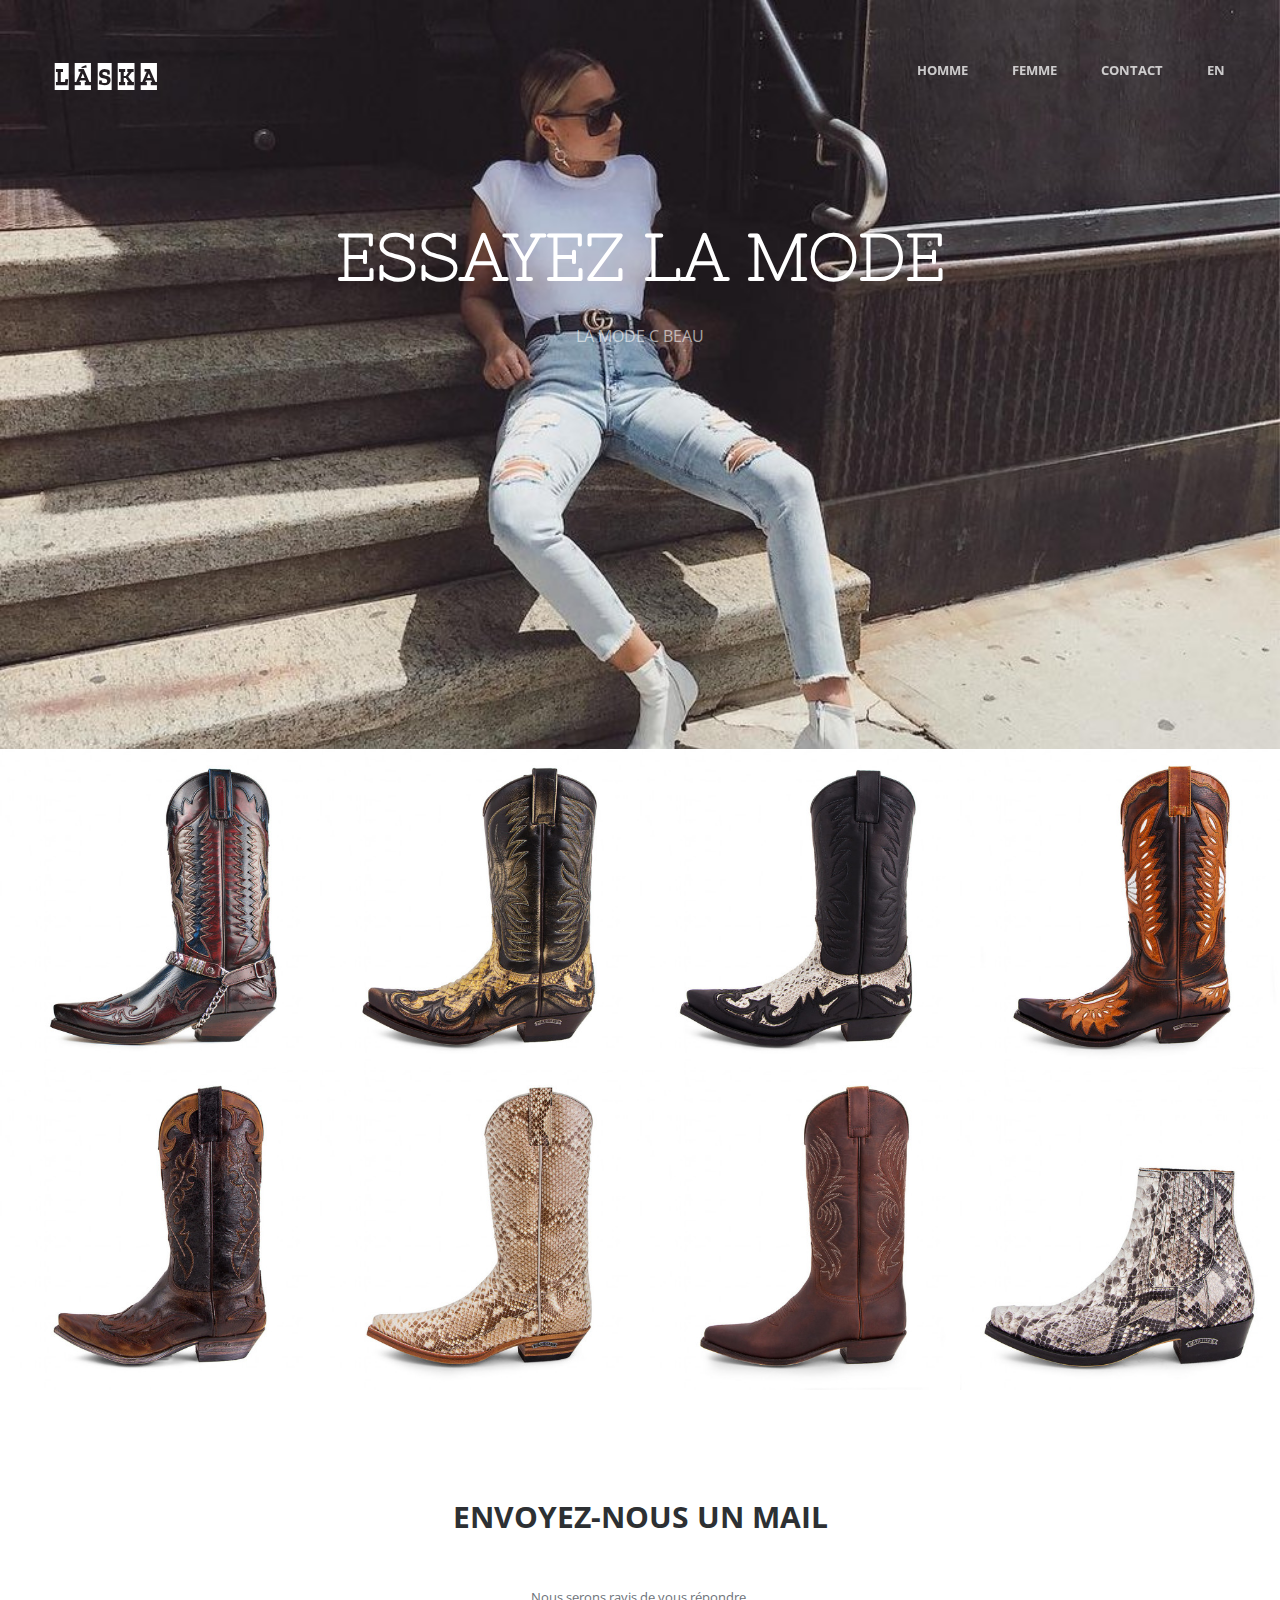
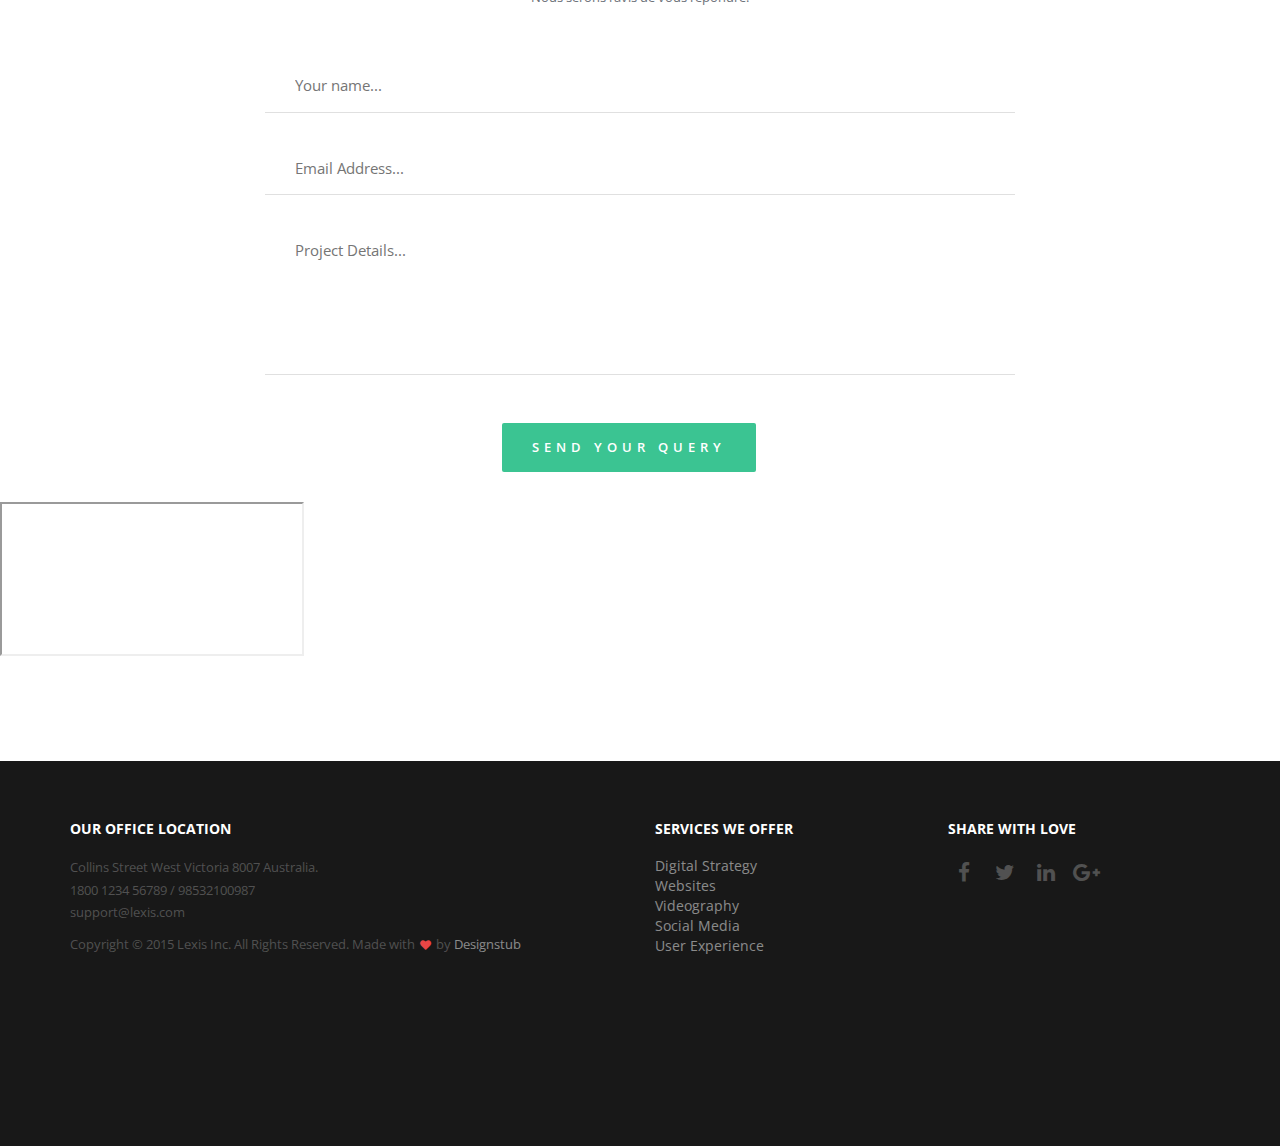
<file: index.html>
<!doctype html>
<!--[if lt IE 7]>      <html class="no-js lt-ie9 lt-ie8 lt-ie7" lang=""> <![endif]-->
<!--[if IE 7]>         <html class="no-js lt-ie9 lt-ie8" lang=""> <![endif]-->
<!--[if IE 8]>         <html class="no-js lt-ie9" lang=""> <![endif]-->
<!--[if gt IE 8]><!-->
<html class="no-js" lang="">
<!--<![endif]-->

<head>
<meta charset="utf-8">
<meta name="description" content="">
<meta name="viewport" content="width=device-width, initial-scale=1">
<title>Laska - Home</title>
<link rel="stylesheet" href="css/bootstrap.min.css">
<link rel="stylesheet" href="css/flexslider.css">
<link rel="stylesheet" href="css/jquery.fancybox.css">
<link rel="stylesheet" href="css/main.css">
<link rel="stylesheet" href="css/responsive.css">
<link rel="stylesheet" href="css/font-icon.css">
<link href="https://fonts.googleapis.com/css?family=Nixie+One" rel="stylesheet">

<link rel="stylesheet" href="css/animate.min.css">
<link href="https://fonts.googleapis.com/css?family=Patua+One" rel="stylesheet">
<link rel="stylesheet" href="https://maxcdn.bootstrapcdn.com/font-awesome/4.4.0/css/font-awesome.min.css">
<link href="https://fonts.googleapis.com/css?family=Zilla+Slab+Highlight:700" rel="stylesheet">

</head>

<body>
<!-- header section -->
<section class="banner" role="banner" style="background-image: url(images/banner.jpg)">
  <header id="header">
    <div class="header-content clearfix"> <a class="logo" href="index.html">LÁSKA</a>
      <nav class="navigation" role="navigation">
        <ul class="primary-nav">
          <li><a href="homme.html">HOMME</a></li>
          <li><a href="femme.html">FEMME</a></li>
          <li><a href="contact.html">CONTACT</a></li>
          <li><a href="indexen.html">EN</a></li>
        </ul>
      </nav>
      <a href="#" class="nav-toggle">Menu<span></span></a> </div>
  </header>
  <!-- banner text -->
  <div class="container">
    <div class="col-md-10 col-md-offset-1">
      <div class="banner-text text-center">
        <h1>ESSAYEZ LA MODE</h1>
        <p>LA MODE C BEAU</p>
        <!-- banner text --> 
    </div>
  </div>
</section>
<!-- header section --> 
<!-- intro section -->

<section id="works" class="works section no-padding">
  <div class="container-fluid">
    <div class="row no-gutter">
     <div class="col-lg-3 col-md-6 col-sm-6 work"> <a href="ayaya.html" class="work-box"> <img src="images/men/1/1.jpg" alt="">
        
        <!-- overlay --> 
        </a> </div>
      <div class="col-lg-3 col-md-6 col-sm-6 work"> <a href="ayaya.html" class="work-box"> <img src="images/men/2/1.jpg" alt="">
        
        <!-- overlay --> 
        </a> </div>
      <div class="col-lg-3 col-md-6 col-sm-6 work"> <a href="ayaya.html"  class="work-box"> <img src="images/men/3/1.jpg" alt="">
        <!-- overlay --> 
        </a> </div>
      <div class="col-lg-3 col-md-6 col-sm-6 work"> <a href="images/work-4.jpg" class="work-box"> <img src="images/men/4/1.jpg" alt="">
        
        <!-- overlay --> 
        </a> </div>
      <div class="col-lg-3 col-md-6 col-sm-6 work"> <a href="ayaya.html" class="work-box"> <img src="images/men/5/1.jpg" alt="">
        
        <!-- overlay --> 
        </a> </div>
      <div class="col-lg-3 col-md-6 col-sm-6 work"> <a href="ayaya.html" class="work-box"> <img src="images/men/6/1.jpg" alt="">
        
        <!-- overlay --> 
        </a> </div>
      <div class="col-lg-3 col-md-6 col-sm-6 work"> <a href="ayaya.html"  class="work-box"> <img src="images/men/7/1.jpg" alt="">
        <!-- overlay --> 
        </a> </div>
      <div class="col-lg-3 col-md-6 col-sm-6 work"> <a href="images/work-4.jpg" class="work-box"> <img src="images/men/8/1.jpg" alt="">
        
        <!-- overlay --> 
        </a> </div>

    </div>
  </div>
</section>
<!-- work section --> 
<!-- our team section -->



<!-- contact section -->
<section id="contact" class="section">
  <div class="container">
    <div class="row">
      <div class="col-md-8 col-md-offset-2 conForm">
        <h5>ENVOYEZ-NOUS UN MAIL</h5>
        <p>Nous serons ravis de vous répondre.</p>
        <div id="message"></div>
        <form method="post" action="php/contact.php" name="cform" id="cform">
          <input name="name" id="name" type="text" class="col-xs-12 col-sm-12 col-md-12 col-lg-12" placeholder="Your name..." >
          <input name="email" id="email" type="email" class=" col-xs-12 col-sm-12 col-md-12 col-lg-12 noMarr" placeholder="Email Address..." >
          <textarea name="comments" id="comments" cols="" rows="" class="col-xs-12 col-sm-12 col-md-12 col-lg-12" placeholder="Project Details..."></textarea>
          <input type="submit" id="submit" name="send" class="submitBnt" value="Send your query">
          <div id="simple-msg"></div>
        </form>
      </div>
    </div>
  </div>
  <div class="map">
      <iframe src="https://maps.google.com/maps?f=q&amp;source=s_q&amp;hl=en&amp;geocode=&amp;q=Kuningan,+Jakarta+Capital+Region,+Indonesia&amp;aq=3&amp;oq=kuningan+&amp;sll=37.0625,-95.677068&amp;sspn=37.410045,86.572266&amp;ie=UTF8&amp;hq=&amp;hnear=Kuningan&amp;t=m&amp;z=14&amp;ll=-6.238824,106.830177&amp;output=embed">
      </iframe>
    </div>

</section>
<!-- contact section --> 

<!-- Footer section -->
<footer class="footer">
  <div class="footer-top section">
    <div class="container">
      <div class="row">
        <div class="footer-col col-md-6">
          <h5>Our Office Location</h5>
          <p>Collins Street West Victoria 8007 Australia.<br>
            1800 1234 56789 / 98532100987<br>
            support@lexis.com</p>
          <p>Copyright © 2015 Lexis Inc. All Rights Reserved. Made with <i class="fa fa-heart pulse"></i> by <a href="http://www.designstub.com/">Designstub</a></p>
        </div>
        <div class="footer-col col-md-3">
          <h5>Services We Offer</h5>
          <p>
          <ul>
            <li><a href="#">Digital Strategy</a></li>
            <li><a href="#">Websites</a></li>
            <li><a href="#">Videography</a></li>
            <li><a href="#">Social Media</a></li>
            <li><a href="#">User Experience</a></li>
          </ul>
          </p>
        </div>
        <div class="footer-col col-md-3">
          <h5>Share with Love</h5>
          <ul class="footer-share">
            <li><a href="#"><i class="fa fa-facebook"></i></a></li>
            <li><a href="#"><i class="fa fa-twitter"></i></a></li>
            <li><a href="#"><i class="fa fa-linkedin"></i></a></li>
            <li><a href="#"><i class="fa fa-google-plus"></i></a></li>
          </ul>
        </div>
      </div>
    </div>
  </div>
  <!-- footer top --> 
  
</footer>
<!-- Footer section --> 
<!-- JS FILES --> 
<script src="https://ajax.googleapis.com/ajax/libs/jquery/1.11.3/jquery.min.js"></script> 
<script src="js/bootstrap.min.js"></script> 
<script src="js/jquery.flexslider-min.js"></script> 
<script src="js/jquery.fancybox.pack.js"></script> 
<script src="js/retina.min.js"></script> 
<script src="js/modernizr.js"></script> 
<script src="js/main.js"></script> 
<script type="text/javascript" src="js/jquery.contact.js"></script>
</body>
</html>
</file>
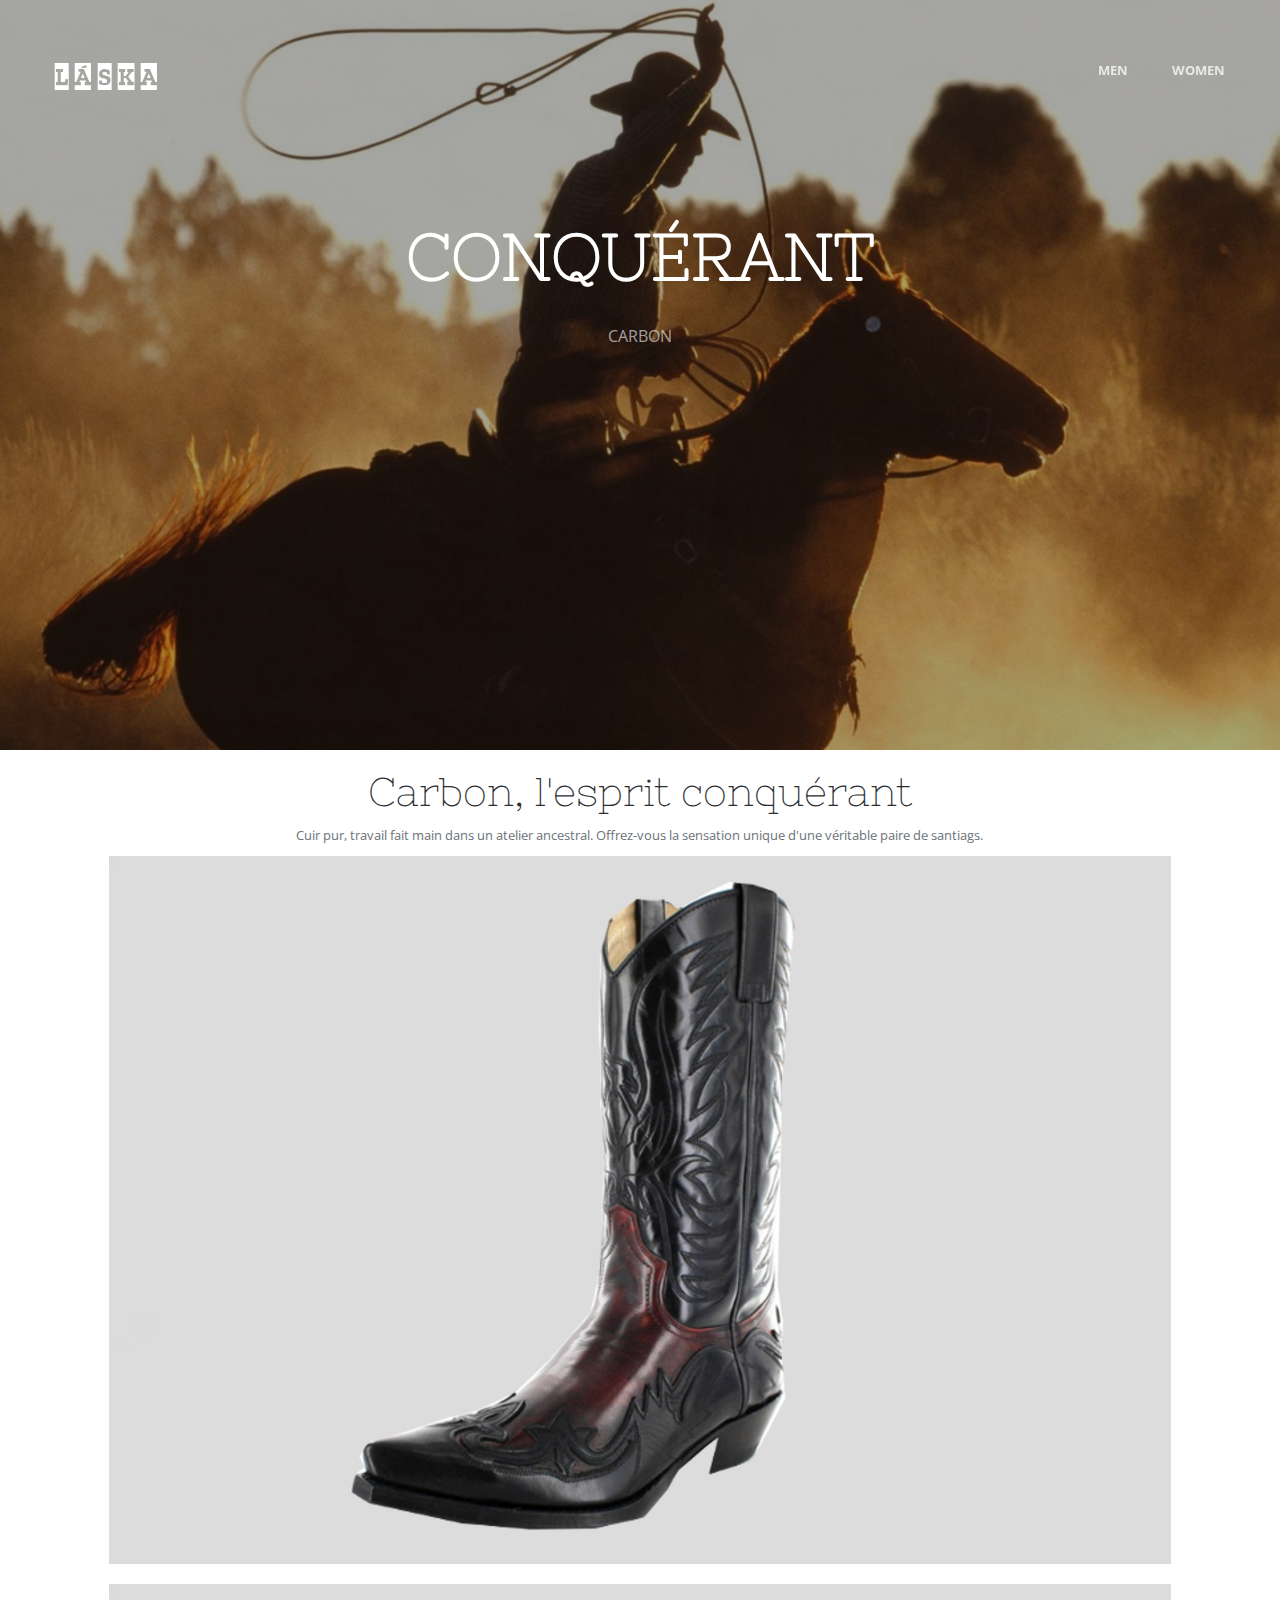
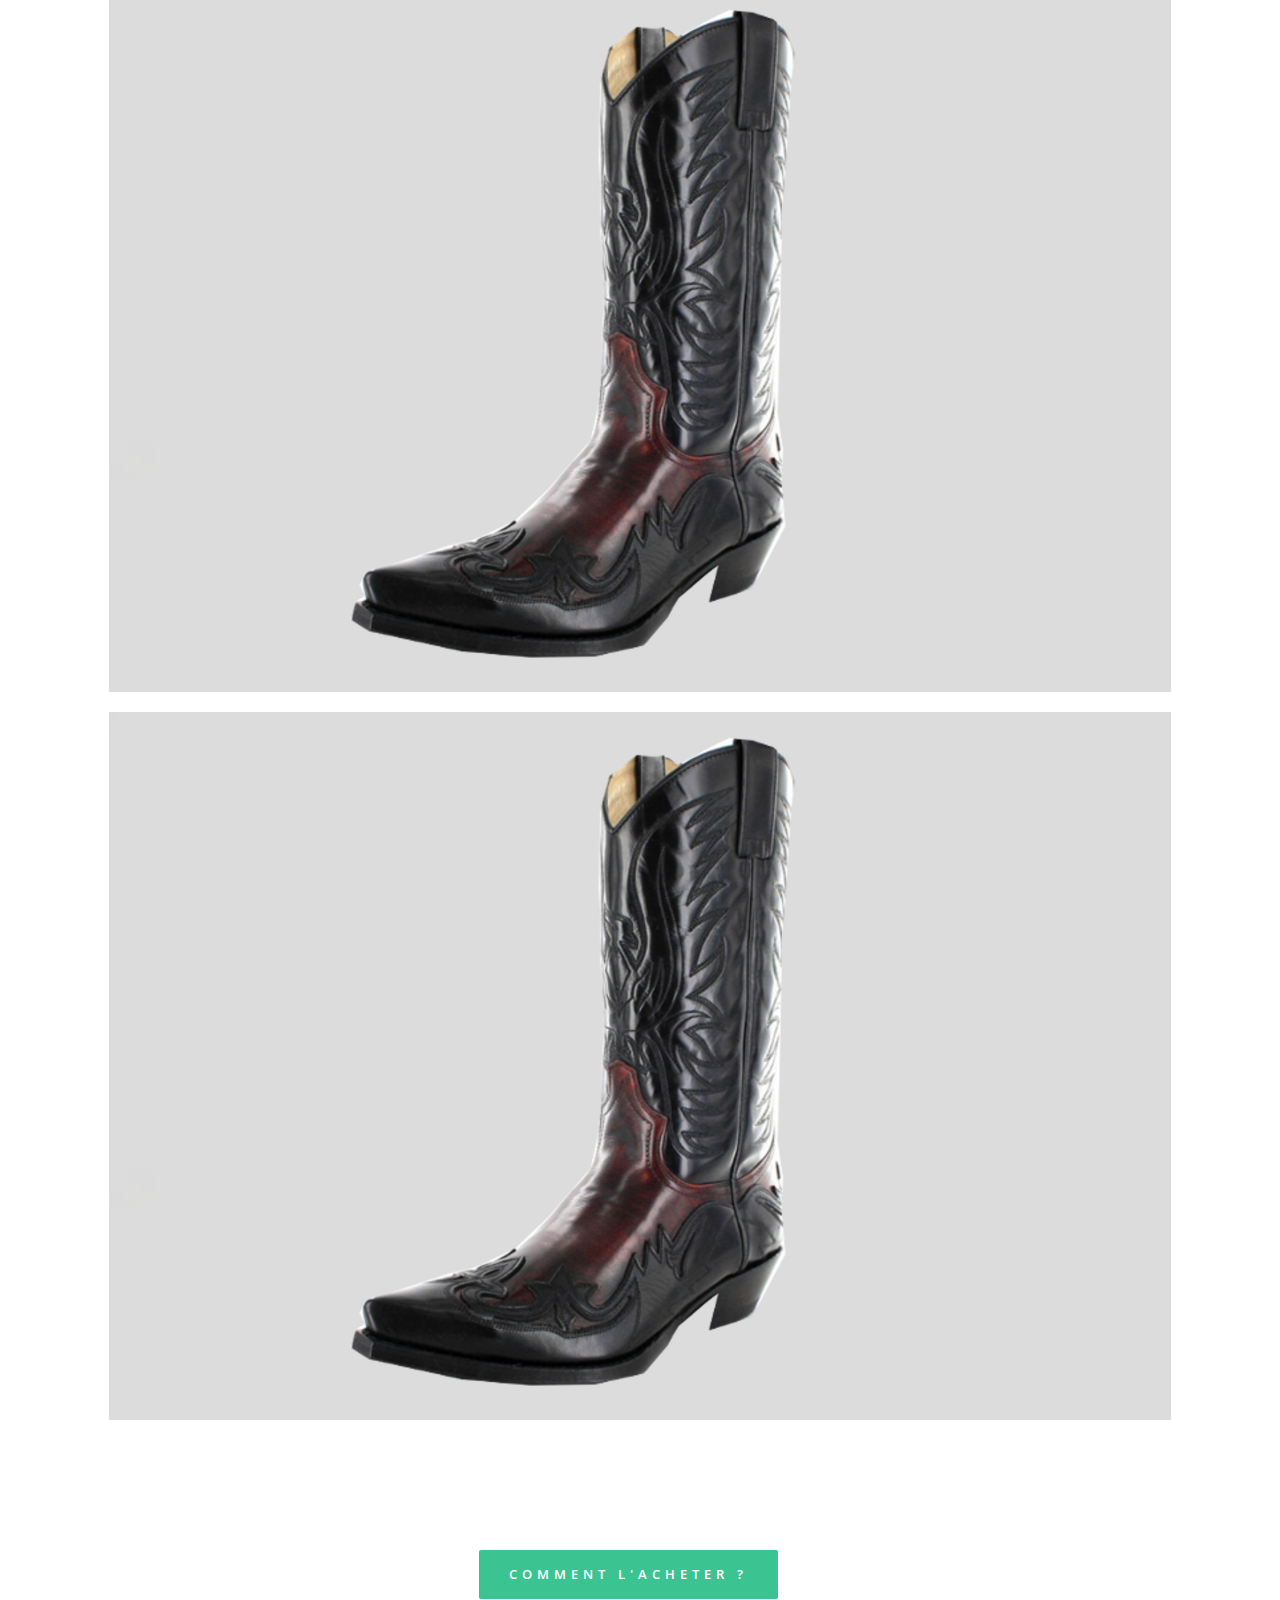
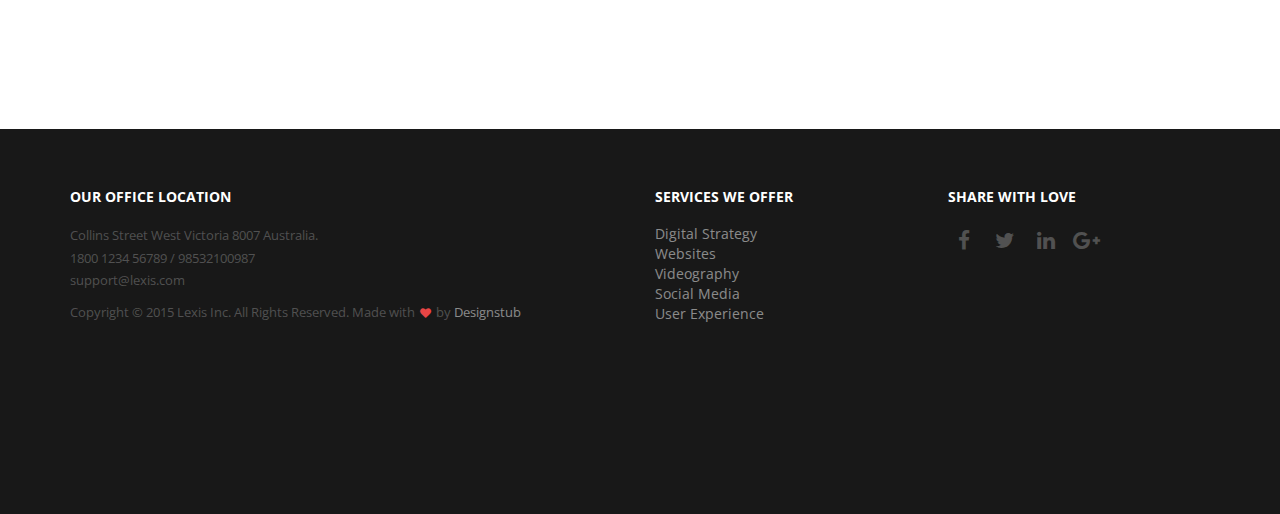
<file: ayaya.html>
<!doctype html>
<!--[if lt IE 7]>      <html class="no-js lt-ie9 lt-ie8 lt-ie7" lang=""> <![endif]-->
<!--[if IE 7]>         <html class="no-js lt-ie9 lt-ie8" lang=""> <![endif]-->
<!--[if IE 8]>         <html class="no-js lt-ie9" lang=""> <![endif]-->
<!--[if gt IE 8]><!-->
<html class="no-js" lang="">
<!--<![endif]-->

<head>
<meta charset="utf-8">
<meta name="description" content="">
<meta name="viewport" content="width=device-width, initial-scale=1">
<title>Lexis - Minimal, Corporate Bootstrap template</title>
<link rel="stylesheet" href="css/bootstrap.min.css">
<link rel="stylesheet" href="css/flexslider.css">
<link rel="stylesheet" href="css/jquery.fancybox.css">
<link rel="stylesheet" href="css/main.css">
<link rel="stylesheet" href="css/responsive.css">
<link rel="stylesheet" href="css/font-icon.css">
<link rel="stylesheet" href="css/animate.min.css">
<link href="https://fonts.googleapis.com/css?family=Nixie+One" rel="stylesheet">

<link href="https://fonts.googleapis.com/css?family=Nixie+One" rel="stylesheet">
<link rel="stylesheet" href="https://maxcdn.bootstrapcdn.com/font-awesome/4.4.0/css/font-awesome.min.css">
<link href="https://fonts.googleapis.com/css?family=Zilla+Slab+Highlight:700" rel="stylesheet">

</head>

<body>
<!-- header section -->
<section class="banner" role="banner" style="background-image: url(images/sant1.jpg)">
  <header id="header">
    <div class="header-content clearfix"> <a class="logo" href="index.html">LÁSKA</a>
      <nav class="navigation" role="navigation">
        <ul class="primary-nav">
          <li><a href="#intro">MEN</a></li>
          <li><a href="#services">WOMEN</a></li>
        </ul>
      </nav>
      <a href="#" class="nav-toggle">Menu<span></span></a> </div>
  </header>
  <!-- banner text -->
  <div class="container">
    <div class="col-md-10 col-md-offset-1">
      <div class="banner-text text-center">
        <h1>CONQUÉRANT</h1>
        <p>CARBON</p>
        
      <!-- banner text --> 
    </div>
  </div>
</section>
<!-- header section --> 
<!-- intro section -->


<!-- work section --> 
<!-- our team section -->

<div class="gtco-section border-bottom">
    <div class="gtco-container">
      <div class="row animate-box">
        <div class="col-md-8 col-md-offset-2 text-center gtco-heading">
          <h2 style="font-family: 'Nixie One', cursive;">Carbon, l'esprit conquérant</h2>
          <p>Cuir pur, travail fait main dans un atelier ancestral. Offrez-vous la sensation unique d'une véritable paire de santiags.</p>
        </div>
      </div>
      <div class="row about">
        <div class="col-md-10 col-md-offset-1">
          <img class="img-responsive" src="images/1.jpg" alt="About">
          <br>
          <img class="img-responsive" src="images/1.jpg" alt="About">
          <br>
          <img class="img-responsive" src="images/1.jpg" alt="About">
        </div>
      </div>
    </div>
  </div>
 
<!-- contact section -->
<section id="contact" class="section">
  <div class="container">
    <div class="row">
      <div class="col-md-8 col-md-offset-2 conForm">
        <a href="http://aircham.com/index.php?id_product=8&id_product_attribute=0&rewrite=sendra-carbon&controller=product&id_lang=1"><input type="submit" id="submit" name="send" class="submitBnt" value="Comment l'acheter ?"></a>
        
        </form>
      </div>
    </div>
  </div>
</section>
<!-- contact section --> 

<!-- Footer section -->
<footer class="footer">
  <div class="footer-top section">
    <div class="container">
      <div class="row">
        <div class="footer-col col-md-6">
          <h5>Our Office Location</h5>
          <p>Collins Street West Victoria 8007 Australia.<br>
            1800 1234 56789 / 98532100987<br>
            support@lexis.com</p>
          <p>Copyright © 2015 Lexis Inc. All Rights Reserved. Made with <i class="fa fa-heart pulse"></i> by <a href="http://www.designstub.com/">Designstub</a></p>
        </div>
        <div class="footer-col col-md-3">
          <h5>Services We Offer</h5>
          <p>
          <ul>
            <li><a href="#">Digital Strategy</a></li>
            <li><a href="#">Websites</a></li>
            <li><a href="#">Videography</a></li>
            <li><a href="#">Social Media</a></li>
            <li><a href="#">User Experience</a></li>
          </ul>
          </p>
        </div>
        <div class="footer-col col-md-3">
          <h5>Share with Love</h5>
          <ul class="footer-share">
            <li><a href="#"><i class="fa fa-facebook"></i></a></li>
            <li><a href="#"><i class="fa fa-twitter"></i></a></li>
            <li><a href="#"><i class="fa fa-linkedin"></i></a></li>
            <li><a href="#"><i class="fa fa-google-plus"></i></a></li>
          </ul>
        </div>
      </div>
    </div>
  </div>
  <!-- footer top --> 
  
</footer>
<!-- Footer section --> 
<!-- JS FILES --> 
<script src="https://ajax.googleapis.com/ajax/libs/jquery/1.11.3/jquery.min.js"></script> 
<script src="js/bootstrap.min.js"></script> 
<script src="js/jquery.flexslider-min.js"></script> 
<script src="js/jquery.fancybox.pack.js"></script> 
<script src="js/retina.min.js"></script> 
<script src="js/modernizr.js"></script> 
<script src="js/main.js"></script> 
<script type="text/javascript" src="js/jquery.contact.js"></script>
</body>
</html>
</file>
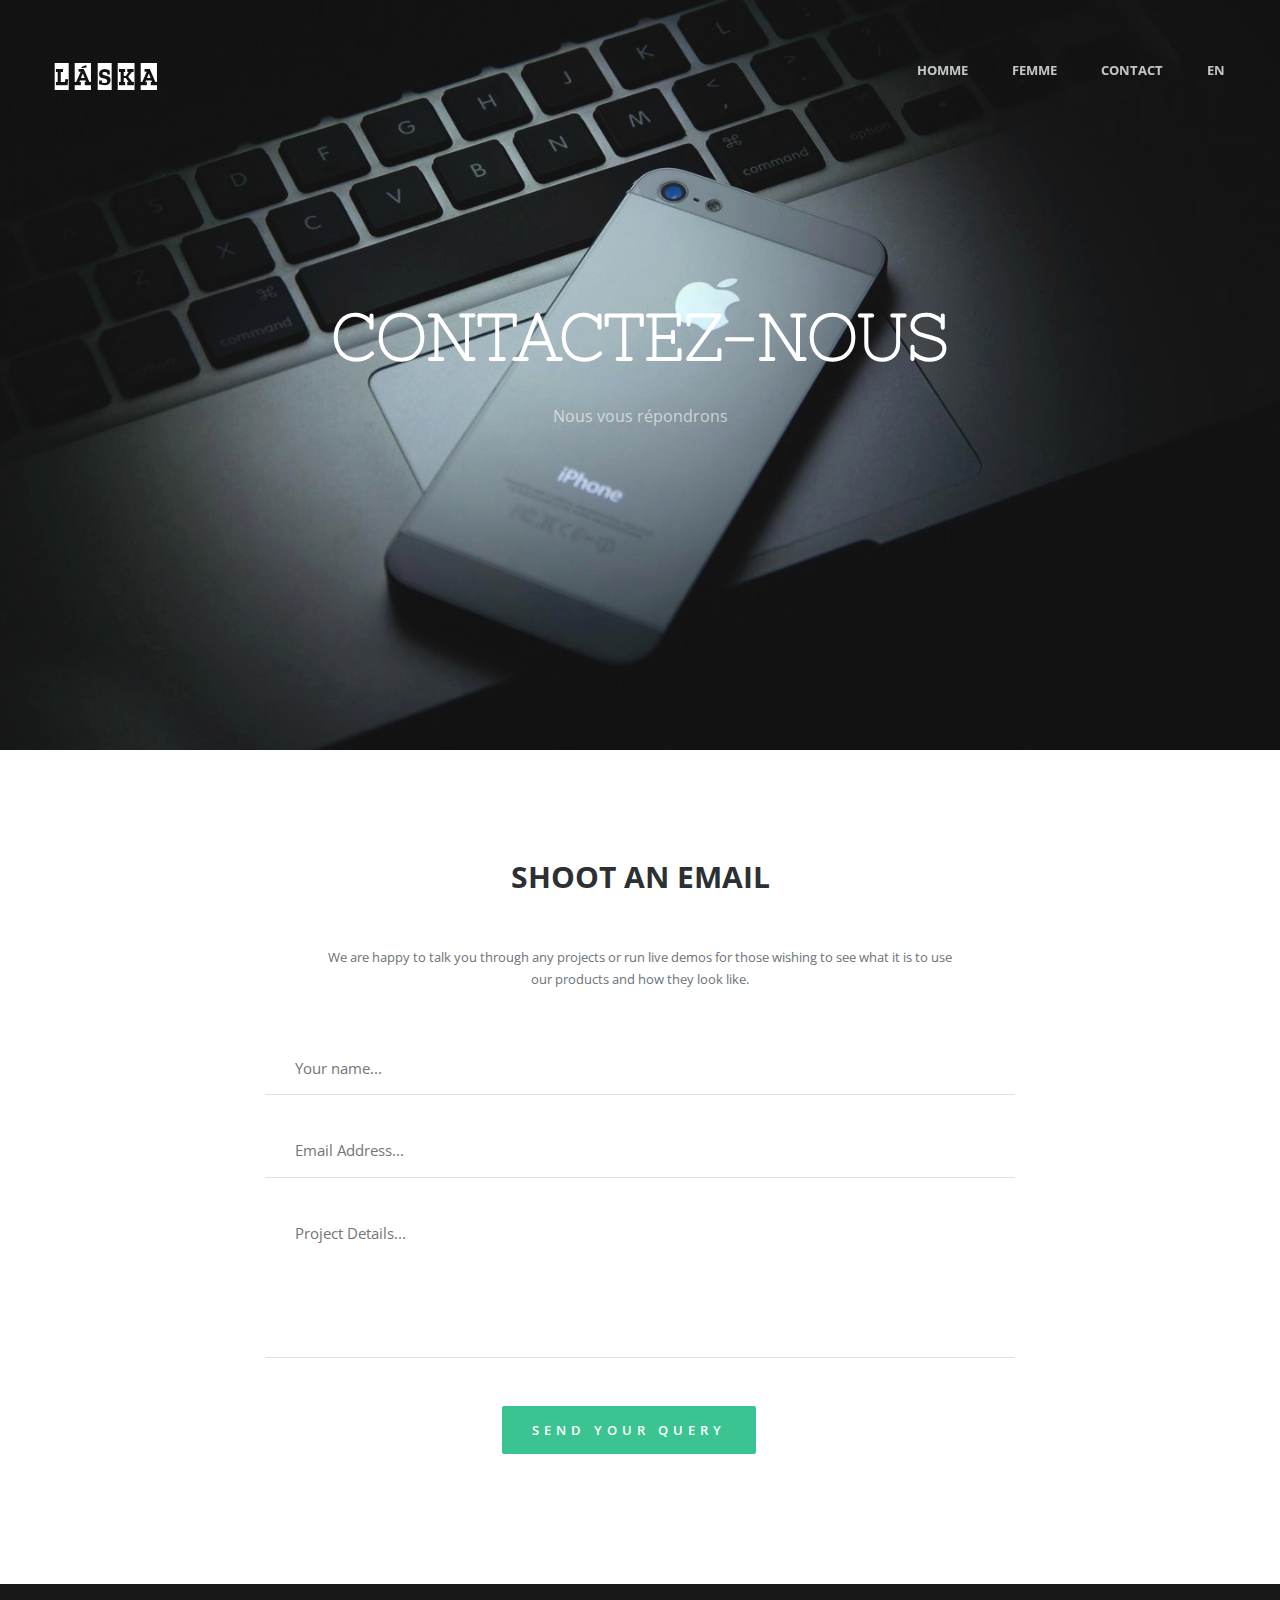
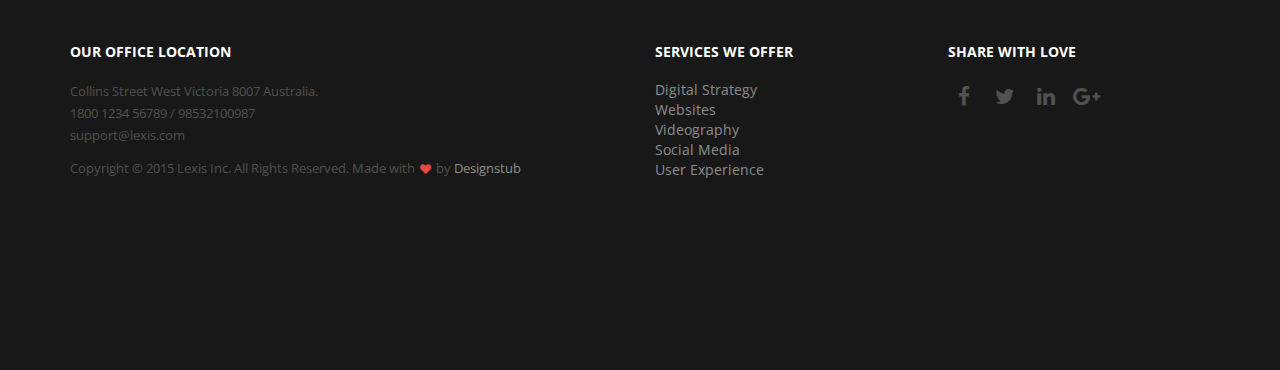
<file: contact.html>
<!doctype html>
<!--[if lt IE 7]>      <html class="no-js lt-ie9 lt-ie8 lt-ie7" lang=""> <![endif]-->
<!--[if IE 7]>         <html class="no-js lt-ie9 lt-ie8" lang=""> <![endif]-->
<!--[if IE 8]>         <html class="no-js lt-ie9" lang=""> <![endif]-->
<!--[if gt IE 8]><!-->
<html class="no-js" lang="">
<!--<![endif]-->

<head>
<meta charset="utf-8">
<meta name="description" content="">
<meta name="viewport" content="width=device-width, initial-scale=1">
<title>Laska - Contact</title>
<link rel="stylesheet" href="css/bootstrap.min.css">
<link rel="stylesheet" href="css/flexslider.css">
<link rel="stylesheet" href="css/jquery.fancybox.css">
<link rel="stylesheet" href="css/main.css">
<link rel="stylesheet" href="css/responsive.css">
<link rel="stylesheet" href="css/font-icon.css">
<link href="https://fonts.googleapis.com/css?family=Nixie+One" rel="stylesheet">

<link rel="stylesheet" href="css/animate.min.css">
<link href="https://fonts.googleapis.com/css?family=Patua+One" rel="stylesheet">
<link rel="stylesheet" href="https://maxcdn.bootstrapcdn.com/font-awesome/4.4.0/css/font-awesome.min.css">
<link href="https://fonts.googleapis.com/css?family=Zilla+Slab+Highlight:700" rel="stylesheet">

</head>

<body>
<!-- header section -->
<section class="banner" role="banner" style="background-image: url(images/contact.jpg)">
  <header id="header">
    <div class="header-content clearfix"> <a class="logo" href="index.html">LÁSKA</a>
      <nav class="navigation" role="navigation">
        <ul class="primary-nav">
          <li><a href="homme.html">HOMME</a></li>
          <li><a href="femme.html">FEMME</a></li>
          <li><a href="#">CONTACT</a></li>
          <li><a href="contacten.html">EN</a></li>
        </ul>
      </nav>
      <a href="#" class="nav-toggle">Menu<span></span></a> </div>
  </header>
  <!-- banner text -->
  <div class="container">
    <div class="col-md-10 col-md-offset-1">
      <div class="banner-text text-center">
        <br>
        <br>
        <br>
        <br>
        
        <h1>CONTACTEZ-NOUS</h1>
        <p>Nous vous répondrons</p>
       
    </div>
  </div>
</section>
<!-- header section --> 
<!-- intro section -->


<section id="contact" class="section">
  <div class="container">
    <div class="row">
      <div class="col-md-8 col-md-offset-2 conForm">
        <h5>Shoot An Email</h5>
        <p>We are happy to talk you through any projects or run live demos for those wishing to see what it is to use our products and how they look like.</p>
        <div id="message"></div>
        <form method="post" action="php/contact.php" name="cform" id="cform">
          <input name="name" id="name" type="text" class="col-xs-12 col-sm-12 col-md-12 col-lg-12" placeholder="Your name..." >
          <input name="email" id="email" type="email" class=" col-xs-12 col-sm-12 col-md-12 col-lg-12 noMarr" placeholder="Email Address..." >
          <textarea name="comments" id="comments" cols="" rows="" class="col-xs-12 col-sm-12 col-md-12 col-lg-12" placeholder="Project Details..."></textarea>
          <input type="submit" id="submit" name="send" class="submitBnt" value="Send your query">
          <div id="simple-msg"></div>
        </form>
      </div>
    </div>
  </div>
</section>



<!-- Footer section -->
<footer class="footer">
  <div class="footer-top section">
    <div class="container">
      <div class="row">
        <div class="footer-col col-md-6">
          <h5>Our Office Location</h5>
          <p>Collins Street West Victoria 8007 Australia.<br>
            1800 1234 56789 / 98532100987<br>
            support@lexis.com</p>
          <p>Copyright © 2015 Lexis Inc. All Rights Reserved. Made with <i class="fa fa-heart pulse"></i> by <a href="http://www.designstub.com/">Designstub</a></p>
        </div>
        <div class="footer-col col-md-3">
          <h5>Services We Offer</h5>
          <p>
          <ul>
            <li><a href="#">Digital Strategy</a></li>
            <li><a href="#">Websites</a></li>
            <li><a href="#">Videography</a></li>
            <li><a href="#">Social Media</a></li>
            <li><a href="#">User Experience</a></li>
          </ul>
          </p>
        </div>
        <div class="footer-col col-md-3">
          <h5>Share with Love</h5>
          <ul class="footer-share">
            <li><a href="#"><i class="fa fa-facebook"></i></a></li>
            <li><a href="#"><i class="fa fa-twitter"></i></a></li>
            <li><a href="#"><i class="fa fa-linkedin"></i></a></li>
            <li><a href="#"><i class="fa fa-google-plus"></i></a></li>
          </ul>
        </div>
      </div>
    </div>
  </div>
  <!-- footer top --> 
  
</footer>
<!-- Footer section --> 
<!-- JS FILES --> 
<script src="https://ajax.googleapis.com/ajax/libs/jquery/1.11.3/jquery.min.js"></script> 
<script src="js/bootstrap.min.js"></script> 
<script src="js/jquery.flexslider-min.js"></script> 
<script src="js/jquery.fancybox.pack.js"></script> 
<script src="js/retina.min.js"></script> 
<script src="js/modernizr.js"></script> 
<script src="js/main.js"></script> 
<script type="text/javascript" src="js/jquery.contact.js"></script>
</body>
</html>
</file>
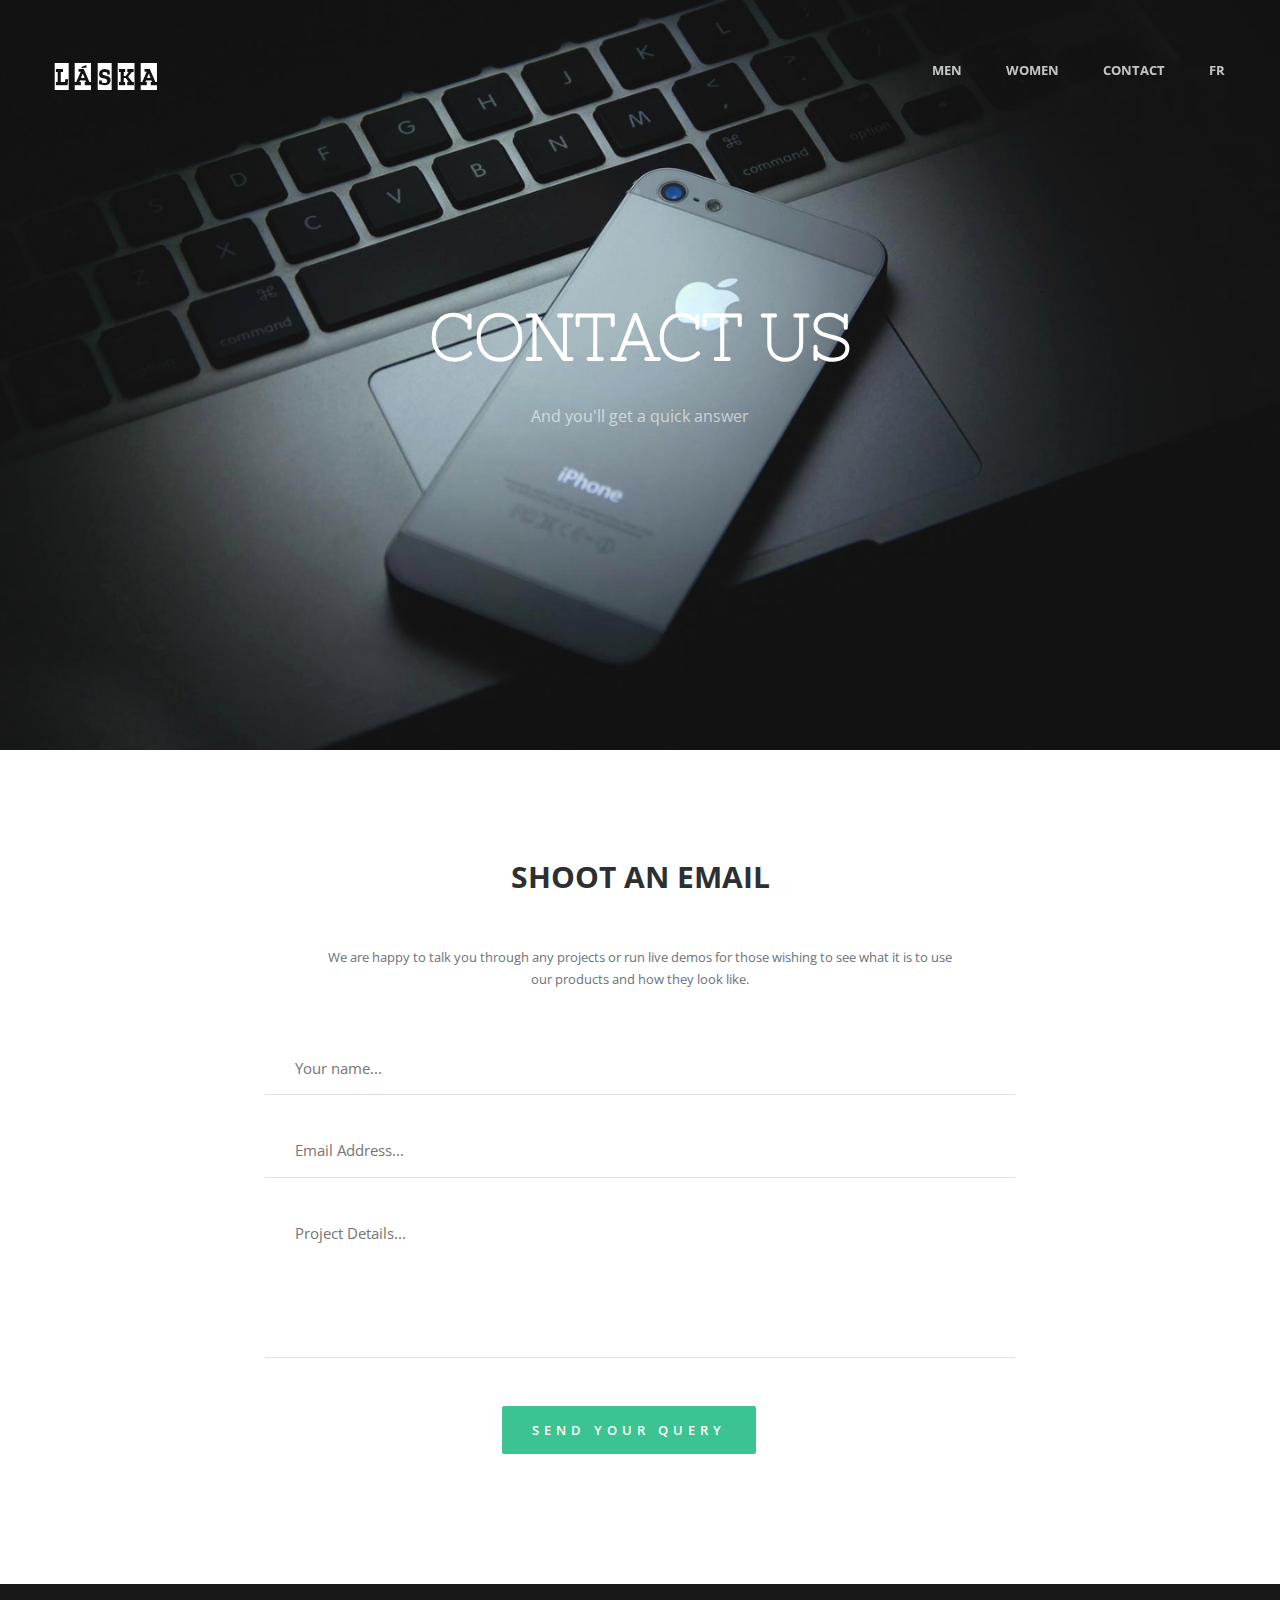
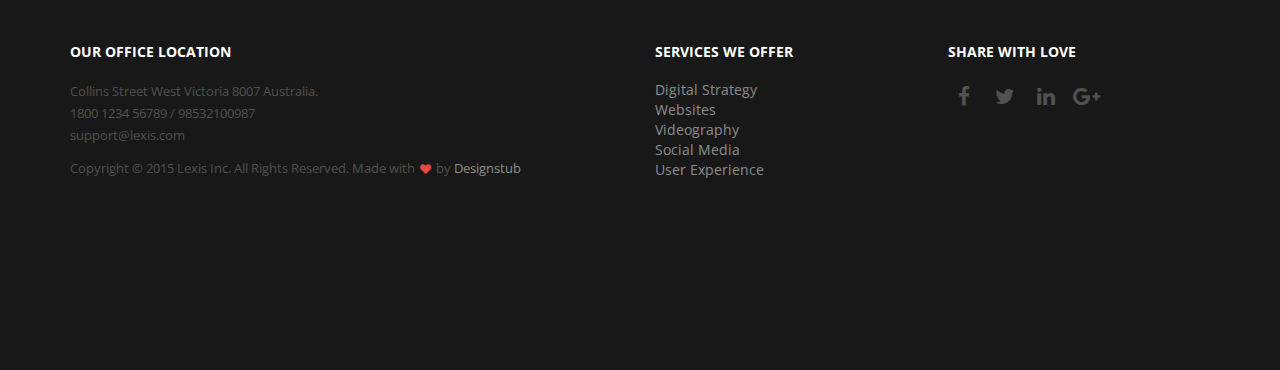
<file: contacten.html>
<!doctype html>
<!--[if lt IE 7]>      <html class="no-js lt-ie9 lt-ie8 lt-ie7" lang=""> <![endif]-->
<!--[if IE 7]>         <html class="no-js lt-ie9 lt-ie8" lang=""> <![endif]-->
<!--[if IE 8]>         <html class="no-js lt-ie9" lang=""> <![endif]-->
<!--[if gt IE 8]><!-->
<html class="no-js" lang="">
<!--<![endif]-->

<head>
<meta charset="utf-8">
<meta name="description" content="">
<meta name="viewport" content="width=device-width, initial-scale=1">
<title>Laska - Contact</title>
<link rel="stylesheet" href="css/bootstrap.min.css">
<link rel="stylesheet" href="css/flexslider.css">
<link rel="stylesheet" href="css/jquery.fancybox.css">
<link rel="stylesheet" href="css/main.css">
<link rel="stylesheet" href="css/responsive.css">
<link rel="stylesheet" href="css/font-icon.css">
<link href="https://fonts.googleapis.com/css?family=Nixie+One" rel="stylesheet">

<link rel="stylesheet" href="css/animate.min.css">
<link href="https://fonts.googleapis.com/css?family=Patua+One" rel="stylesheet">
<link rel="stylesheet" href="https://maxcdn.bootstrapcdn.com/font-awesome/4.4.0/css/font-awesome.min.css">
<link href="https://fonts.googleapis.com/css?family=Zilla+Slab+Highlight:700" rel="stylesheet">

</head>

<body>
<!-- header section -->
<section class="banner" role="banner" style="background-image: url(images/contact.jpg)">
  <header id="header">
    <div class="header-content clearfix"> <a class="logo" href="index.html">LÁSKA</a>
      <nav class="navigation" role="navigation">
        <ul class="primary-nav">
          <li><a href="men.html">MEN</a></li>
          <li><a href="women.html">WOMEN</a></li>
          <li><a href="#">CONTACT</a></li>
          <li><a href="contact.html">FR</a></li>
        </ul>
      </nav>
      <a href="#" class="nav-toggle">Menu<span></span></a> </div>
  </header>
  <!-- banner text -->
  <div class="container">
    <div class="col-md-10 col-md-offset-1">
      <div class="banner-text text-center">
        <br>
        <br>
        <br>
        <br>
        
        <h1>CONTACT US </h1>
        <p>And you'll get a quick answer</p>
       
    </div>
  </div>
</section>
<!-- header section --> 
<!-- intro section -->


<section id="contact" class="section">
  <div class="container">
    <div class="row">
      <div class="col-md-8 col-md-offset-2 conForm">
        <h5>Shoot An Email</h5>
        <p>We are happy to talk you through any projects or run live demos for those wishing to see what it is to use our products and how they look like.</p>
        <div id="message"></div>
        <form method="post" action="php/contact.php" name="cform" id="cform">
          <input name="name" id="name" type="text" class="col-xs-12 col-sm-12 col-md-12 col-lg-12" placeholder="Your name..." >
          <input name="email" id="email" type="email" class=" col-xs-12 col-sm-12 col-md-12 col-lg-12 noMarr" placeholder="Email Address..." >
          <textarea name="comments" id="comments" cols="" rows="" class="col-xs-12 col-sm-12 col-md-12 col-lg-12" placeholder="Project Details..."></textarea>
          <input type="submit" id="submit" name="send" class="submitBnt" value="Send your query">
          <div id="simple-msg"></div>
        </form>
      </div>
    </div>
  </div>
</section>
<!-- contact section --> 

<!-- Footer section -->
<footer class="footer">
  <div class="footer-top section">
    <div class="container">
      <div class="row">
        <div class="footer-col col-md-6">
          <h5>Our Office Location</h5>
          <p>Collins Street West Victoria 8007 Australia.<br>
            1800 1234 56789 / 98532100987<br>
            support@lexis.com</p>
          <p>Copyright © 2015 Lexis Inc. All Rights Reserved. Made with <i class="fa fa-heart pulse"></i> by <a href="http://www.designstub.com/">Designstub</a></p>
        </div>
        <div class="footer-col col-md-3">
          <h5>Services We Offer</h5>
          <p>
          <ul>
            <li><a href="#">Digital Strategy</a></li>
            <li><a href="#">Websites</a></li>
            <li><a href="#">Videography</a></li>
            <li><a href="#">Social Media</a></li>
            <li><a href="#">User Experience</a></li>
          </ul>
          </p>
        </div>
        <div class="footer-col col-md-3">
          <h5>Share with Love</h5>
          <ul class="footer-share">
            <li><a href="#"><i class="fa fa-facebook"></i></a></li>
            <li><a href="#"><i class="fa fa-twitter"></i></a></li>
            <li><a href="#"><i class="fa fa-linkedin"></i></a></li>
            <li><a href="#"><i class="fa fa-google-plus"></i></a></li>
          </ul>
        </div>
      </div>
    </div>
  </div>
  <!-- footer top --> 
  
</footer>
<!-- Footer section --> 
<!-- JS FILES --> 
<script src="https://ajax.googleapis.com/ajax/libs/jquery/1.11.3/jquery.min.js"></script> 
<script src="js/bootstrap.min.js"></script> 
<script src="js/jquery.flexslider-min.js"></script> 
<script src="js/jquery.fancybox.pack.js"></script> 
<script src="js/retina.min.js"></script> 
<script src="js/modernizr.js"></script> 
<script src="js/main.js"></script> 
<script type="text/javascript" src="js/jquery.contact.js"></script>
</body>
</html>
</file>
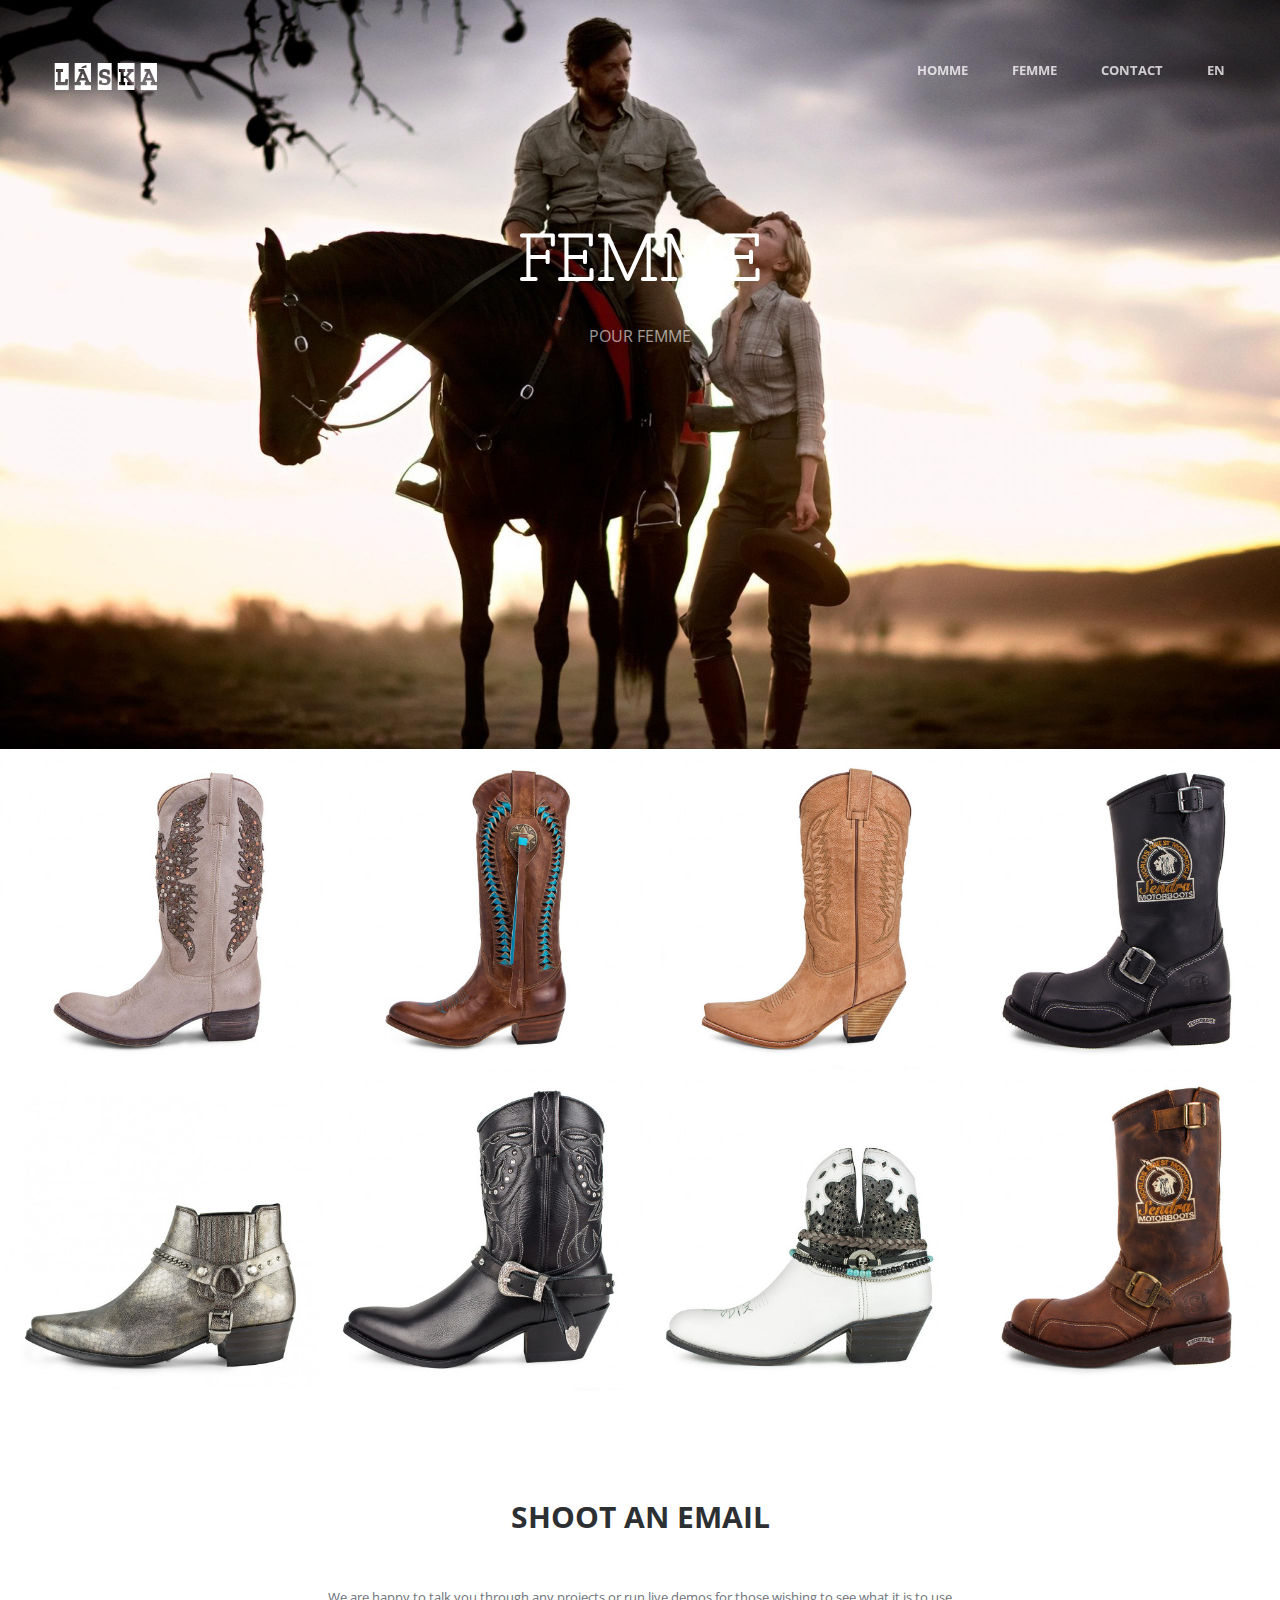
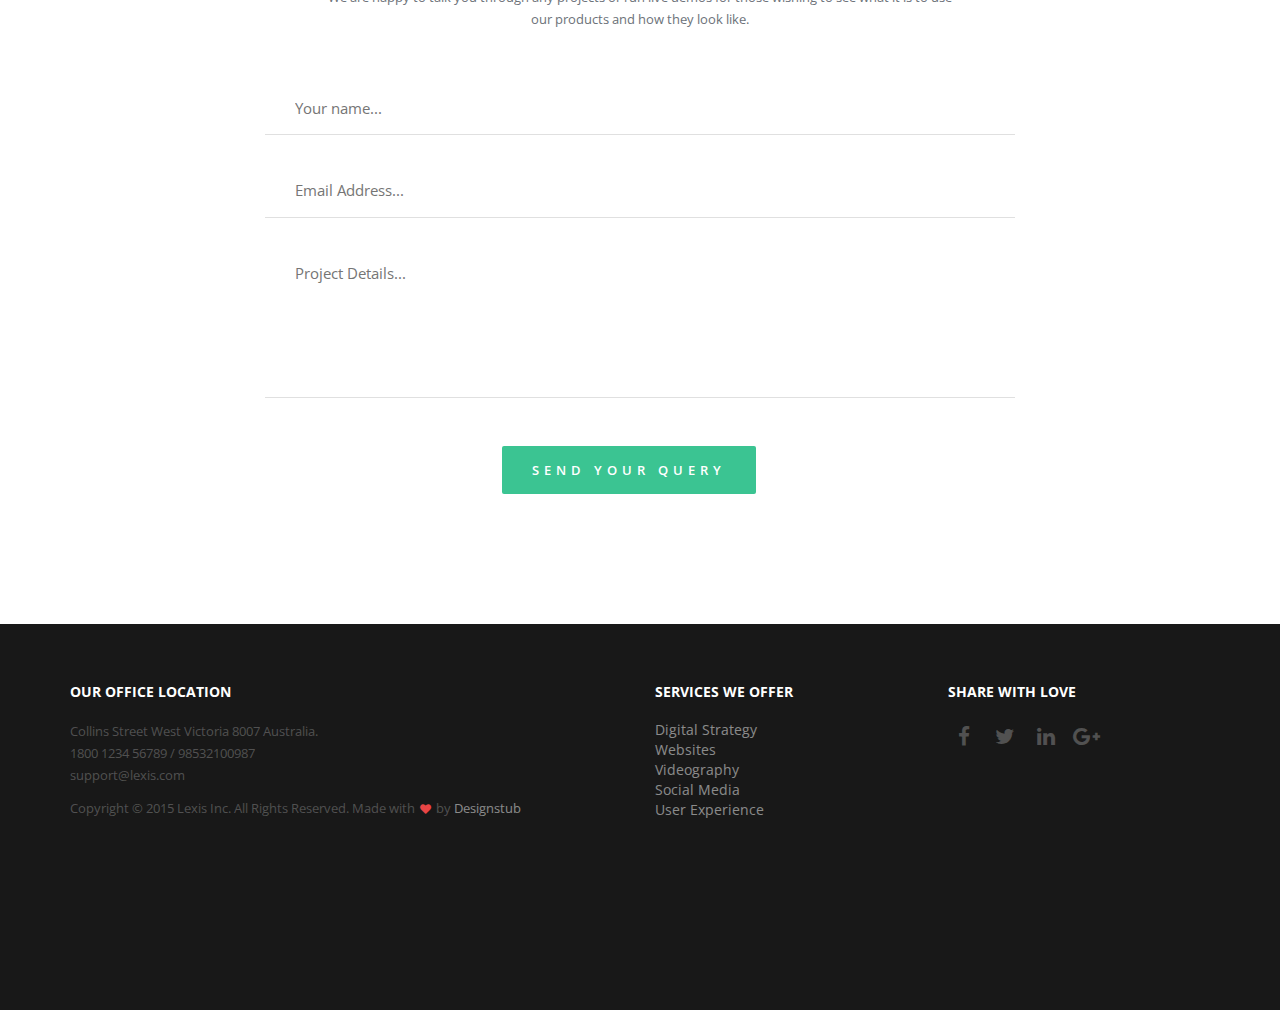
<file: femme.html>
<!doctype html>
<!--[if lt IE 7]>      <html class="no-js lt-ie9 lt-ie8 lt-ie7" lang=""> <![endif]-->
<!--[if IE 7]>         <html class="no-js lt-ie9 lt-ie8" lang=""> <![endif]-->
<!--[if IE 8]>         <html class="no-js lt-ie9" lang=""> <![endif]-->
<!--[if gt IE 8]><!-->
<html class="no-js" lang="">
<!--<![endif]-->

<head>
<meta charset="utf-8">
<meta name="description" content="">
<meta name="viewport" content="width=device-width, initial-scale=1">
<title>Laska - FEMME</title>
<link rel="stylesheet" href="css/bootstrap.min.css">
<link rel="stylesheet" href="css/flexslider.css">
<link rel="stylesheet" href="css/jquery.fancybox.css">
<link rel="stylesheet" href="css/main.css">
<link rel="stylesheet" href="css/responsive.css">
<link rel="stylesheet" href="css/font-icon.css">
<link rel="stylesheet" href="css/animate.min.css">
<link rel="stylesheet" href="https://maxcdn.bootstrapcdn.com/font-awesome/4.4.0/css/font-awesome.min.css">
<link href="https://fonts.googleapis.com/css?family=Zilla+Slab+Highlight:700" rel="stylesheet">
<link href="https://fonts.googleapis.com/css?family=Nixie+One" rel="stylesheet">

<link rel="stylesheet" href="css/animate.min.css">
<link href="https://fonts.googleapis.com/css?family=Patua+One" rel="stylesheet">
<link rel="stylesheet" href="https://maxcdn.bootstrapcdn.com/font-awesome/4.4.0/css/font-awesome.min.css">
<link href="https://fonts.googleapis.com/css?family=Zilla+Slab+Highlight:700" rel="stylesheet">

</head>

<body>
<!-- header section -->
 <section class="banner" role="banner" style="background-image: url(images/3.jpg)">
  <header id="header">
    <div class="header-content clearfix"> <a class="logo" href="index.html">LÁSKA</a>
      <nav class="navigation" role="navigation">
        <ul class="primary-nav">
          <li><a href="homme.html">HOMME</a></li>
          <li><a href="#">FEMME</a></li>
          <li><a href="contact.html">CONTACT</a></li>
          <li><a href="women.html">EN</a></li>
        </ul>
      </nav>
      <a href="#" class="nav-toggle">Menu<span></span></a> </div>
  </header>
  <!-- banner text -->
  <div class="container">
    <div class="col-md-10 col-md-offset-1">
      <div class="banner-text text-center">
        <h1>FEMME</h1>
        <p>POUR FEMME</p>
        </div>
      <!-- banner text --> 
    </div>
  </div>
</section>

<section id="works" class="works section no-padding">
  <div class="container-fluid">
    <div class="row no-gutter">
      <div class="col-lg-3 col-md-6 col-sm-6 work"> <a href="ayaya.html" class="work-box"> <img src="images/women/1/1.jpg" alt="">
        
        <!-- overlay --> 
        </a> </div>
      <div class="col-lg-3 col-md-6 col-sm-6 work"> <a href="ayaya.html" class="work-box"> <img src="images/women/2/1.jpg" alt="">
        
        <!-- overlay --> 
        </a> </div>
      <div class="col-lg-3 col-md-6 col-sm-6 work"> <a href="ayaya.html"  class="work-box"> <img src="images/women/3/1.jpg" alt="">
        <!-- overlay --> 
        </a> </div>
      <div class="col-lg-3 col-md-6 col-sm-6 work"> <a href="images/work-4.jpg" class="work-box"> <img src="images/women/4/1.jpg" alt="">
        
        <!-- overlay --> 
        </a> </div>
      <div class="col-lg-3 col-md-6 col-sm-6 work"> <a href="ayaya.html" class="work-box"> <img src="images/women/5/1.jpg" alt="">
        
        <!-- overlay --> 
        </a> </div>
      <div class="col-lg-3 col-md-6 col-sm-6 work"> <a href="ayaya.html" class="work-box"> <img src="images/women/6/1.jpg" alt="">
        
        <!-- overlay --> 
        </a> </div>
      <div class="col-lg-3 col-md-6 col-sm-6 work"> <a href="ayaya.html"  class="work-box"> <img src="images/women/7/1.jpg" alt="">
        <!-- overlay --> 
        </a> </div>
      <div class="col-lg-3 col-md-6 col-sm-6 work"> <a href="images/work-4.jpg" class="work-box"> <img src="images/women/8/1.jpg" alt="">
        
        <!-- overlay --> 
        </a> </div>
    </div>
  </div>
</section>
<!-- work section --> 
<!-- our team section -->



<!-- contact section -->
<section id="contact" class="section">
  <div class="container">
    <div class="row">
      <div class="col-md-8 col-md-offset-2 conForm">
        <h5>Shoot An Email</h5>
        <p>We are happy to talk you through any projects or run live demos for those wishing to see what it is to use our products and how they look like.</p>
        <div id="message"></div>
        <form method="post" action="php/contact.php" name="cform" id="cform">
          <input name="name" id="name" type="text" class="col-xs-12 col-sm-12 col-md-12 col-lg-12" placeholder="Your name..." >
          <input name="email" id="email" type="email" class=" col-xs-12 col-sm-12 col-md-12 col-lg-12 noMarr" placeholder="Email Address..." >
          <textarea name="comments" id="comments" cols="" rows="" class="col-xs-12 col-sm-12 col-md-12 col-lg-12" placeholder="Project Details..."></textarea>
          <input type="submit" id="submit" name="send" class="submitBnt" value="Send your query">
          <div id="simple-msg"></div>
        </form>
      </div>
    </div>
  </div>
</section>
<!-- contact section --> 

<!-- Footer section -->
<footer class="footer">
  <div class="footer-top section">
    <div class="container">
      <div class="row">
        <div class="footer-col col-md-6">
          <h5>Our Office Location</h5>
          <p>Collins Street West Victoria 8007 Australia.<br>
            1800 1234 56789 / 98532100987<br>
            support@lexis.com</p>
          <p>Copyright © 2015 Lexis Inc. All Rights Reserved. Made with <i class="fa fa-heart pulse"></i> by <a href="http://www.designstub.com/">Designstub</a></p>
        </div>
        <div class="footer-col col-md-3">
          <h5>Services We Offer</h5>
          <p>
          <ul>
            <li><a href="#">Digital Strategy</a></li>
            <li><a href="#">Websites</a></li>
            <li><a href="#">Videography</a></li>
            <li><a href="#">Social Media</a></li>
            <li><a href="#">User Experience</a></li>
          </ul>
          </p>
        </div>
        <div class="footer-col col-md-3">
          <h5>Share with Love</h5>
          <ul class="footer-share">
            <li><a href="#"><i class="fa fa-facebook"></i></a></li>
            <li><a href="#"><i class="fa fa-twitter"></i></a></li>
            <li><a href="#"><i class="fa fa-linkedin"></i></a></li>
            <li><a href="#"><i class="fa fa-google-plus"></i></a></li>
          </ul>
        </div>
      </div>
    </div>
  </div>
  <!-- footer top --> 
  
</footer>
<!-- Footer section --> 
<!-- JS FILES --> 
<script src="https://ajax.googleapis.com/ajax/libs/jquery/1.11.3/jquery.min.js"></script> 
<script src="js/bootstrap.min.js"></script> 
<script src="js/jquery.flexslider-min.js"></script> 
<script src="js/jquery.fancybox.pack.js"></script> 
<script src="js/retina.min.js"></script> 
<script src="js/modernizr.js"></script> 
<script src="js/main.js"></script> 
<script type="text/javascript" src="js/jquery.contact.js"></script>
</body>
</html>
</file>
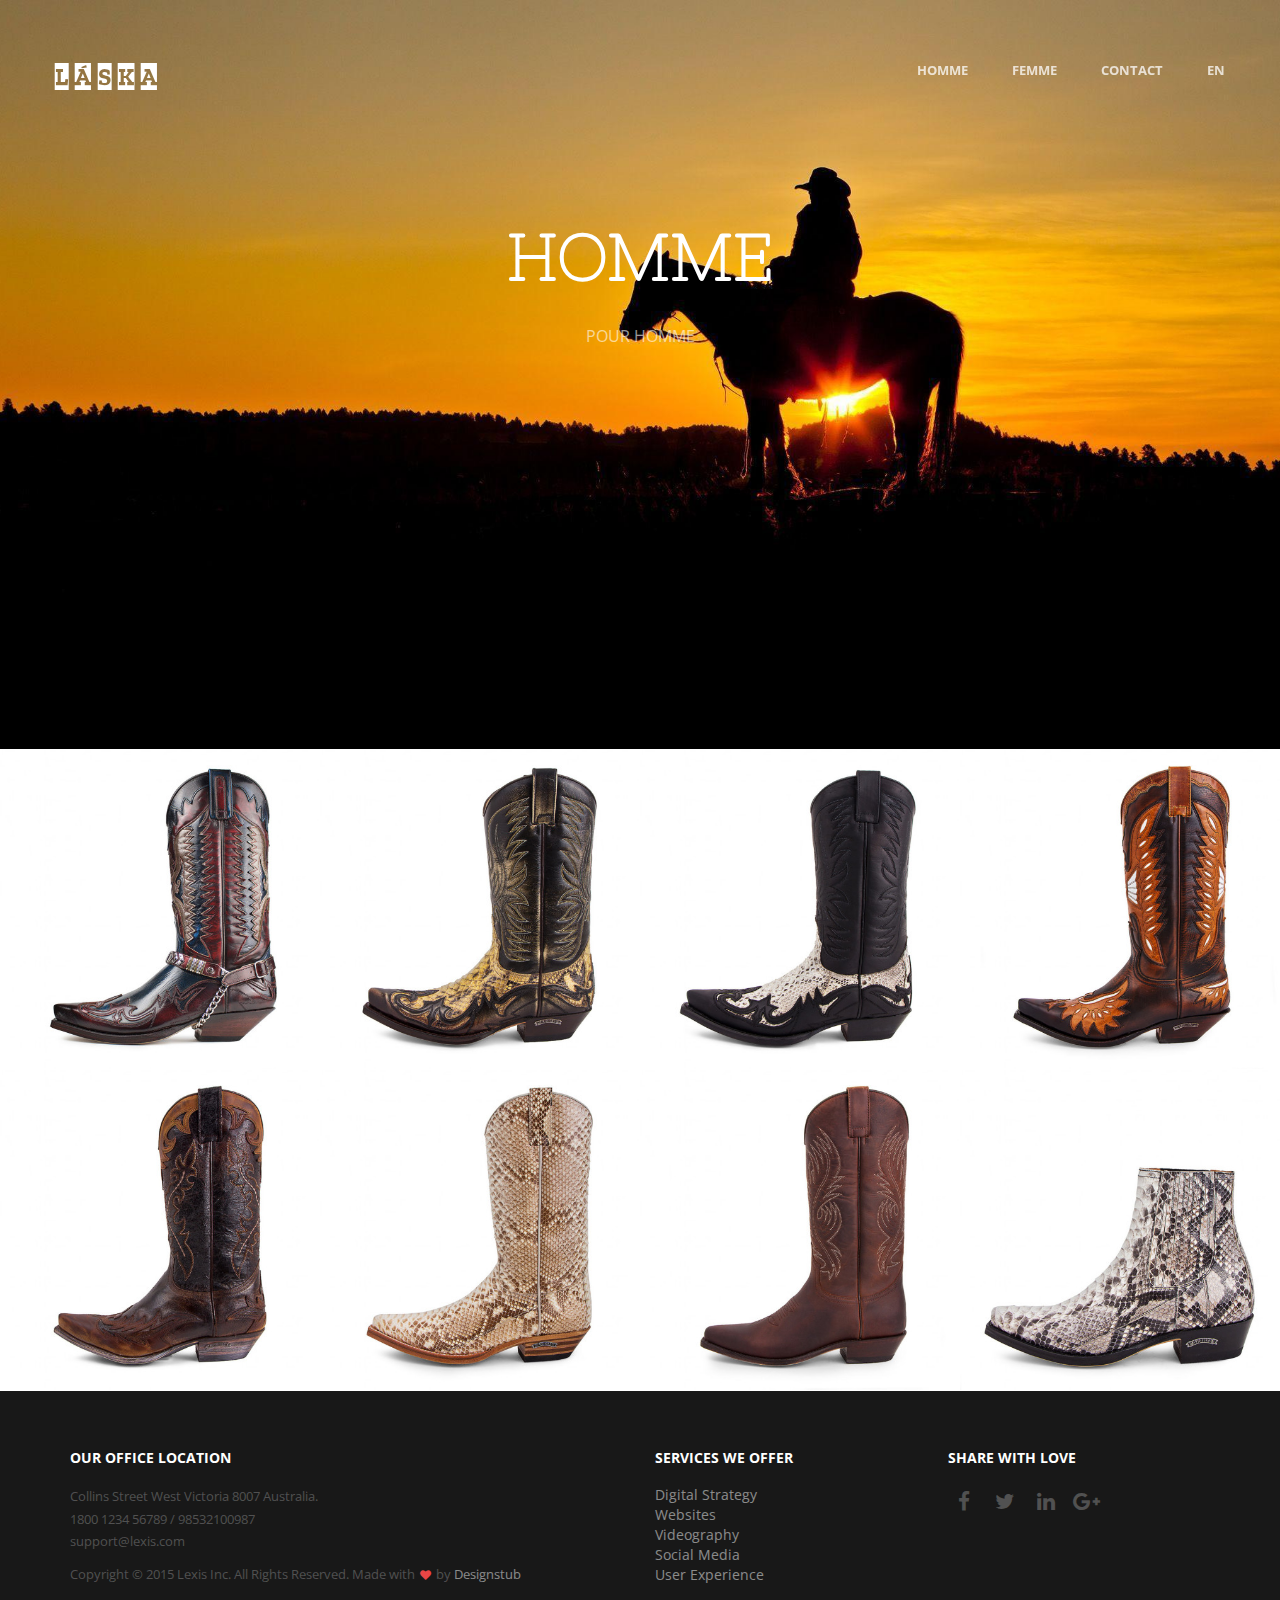
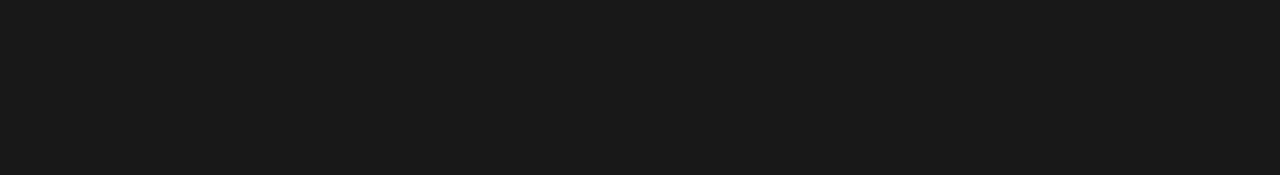
<file: homme.html>
<!doctype html>
<!--[if lt IE 7]>      <html class="no-js lt-ie9 lt-ie8 lt-ie7" lang=""> <![endif]-->
<!--[if IE 7]>         <html class="no-js lt-ie9 lt-ie8" lang=""> <![endif]-->
<!--[if IE 8]>         <html class="no-js lt-ie9" lang=""> <![endif]-->
<!--[if gt IE 8]><!-->
<html class="no-js" lang="">
<!--<![endif]-->

<head>
<meta charset="utf-8">
<meta name="description" content="">
<meta name="viewport" content="width=device-width, initial-scale=1">
<title>Laska - HOMME</title>
<link rel="stylesheet" href="css/bootstrap.min.css">
<link rel="stylesheet" href="css/flexslider.css">
<link rel="stylesheet" href="css/jquery.fancybox.css">
<link rel="stylesheet" href="css/main.css">
<link rel="stylesheet" href="css/responsive.css">
<link rel="stylesheet" href="css/font-icon.css">
<link rel="stylesheet" href="css/animate.min.css">
<link rel="stylesheet" href="https://maxcdn.bootstrapcdn.com/font-awesome/4.4.0/css/font-awesome.min.css">
<link href="https://fonts.googleapis.com/css?family=Zilla+Slab+Highlight:700" rel="stylesheet">
<link href="https://fonts.googleapis.com/css?family=Nixie+One" rel="stylesheet">

<link rel="stylesheet" href="css/animate.min.css">
<link href="https://fonts.googleapis.com/css?family=Patua+One" rel="stylesheet">
<link rel="stylesheet" href="https://maxcdn.bootstrapcdn.com/font-awesome/4.4.0/css/font-awesome.min.css">
<link href="https://fonts.googleapis.com/css?family=Zilla+Slab+Highlight:700" rel="stylesheet">

</head>

<body>
<!-- header section -->
 <section class="banner" role="banner" style="background-image: url(images/2.jpg)">
  <header id="header">
    <div class="header-content clearfix"> <a class="logo" href="index.html">LÁSKA</a>
     <nav class="navigation" role="navigation">
        <ul class="primary-nav">
          <li><a href="#">HOMME</a></li>
          <li><a href="femme.html">FEMME</a></li>
          <li><a href="contact.html">CONTACT</a></li>
          <li><a href="men.html">EN</a></li>
        </ul>
      </nav>
      <a href="#" class="nav-toggle">Menu<span></span></a> </div>
  </header>
  <!-- banner text -->
  <div class="container">
    <div class="col-md-10 col-md-offset-1">
      <div class="banner-text text-center">
        <h1>HOMME</h1>
        <p>POUR HOMME</p>
         </div>
      <!-- banner text --> 
    </div>
  </div>
</section>

<section id="works" class="works section no-padding">
  <div class="container-fluid">
    <div class="row no-gutter">
      <div class="col-lg-3 col-md-6 col-sm-6 work"> <a href="ayaya.html" class="work-box"> <img src="images/men/1/1.jpg" alt="">
        
        <!-- overlay --> 
        </a> </div>
      <div class="col-lg-3 col-md-6 col-sm-6 work"> <a href="ayaya.html" class="work-box"> <img src="images/men/2/1.jpg" alt="">
        
        <!-- overlay --> 
        </a> </div>
      <div class="col-lg-3 col-md-6 col-sm-6 work"> <a href="ayaya.html"  class="work-box"> <img src="images/men/3/1.jpg" alt="">
        <!-- overlay --> 
        </a> </div>
      <div class="col-lg-3 col-md-6 col-sm-6 work"> <a href="images/work-4.jpg" class="work-box"> <img src="images/men/4/1.jpg" alt="">
        
        <!-- overlay --> 
        </a> </div>
      <div class="col-lg-3 col-md-6 col-sm-6 work"> <a href="ayaya.html" class="work-box"> <img src="images/men/5/1.jpg" alt="">
        
        <!-- overlay --> 
        </a> </div>
      <div class="col-lg-3 col-md-6 col-sm-6 work"> <a href="ayaya.html" class="work-box"> <img src="images/men/6/1.jpg" alt="">
        
        <!-- overlay --> 
        </a> </div>
      <div class="col-lg-3 col-md-6 col-sm-6 work"> <a href="ayaya.html"  class="work-box"> <img src="images/men/7/1.jpg" alt="">
        <!-- overlay --> 
        </a> </div>
      <div class="col-lg-3 col-md-6 col-sm-6 work"> <a href="images/work-4.jpg" class="work-box"> <img src="images/men/8/1.jpg" alt="">
        
        <!-- overlay --> 
        </a> </div>
    </div>
  </div>
</section>
<!-- work section --> 
<!-- our team section -->



<!-- contact section --> 

<!-- Footer section -->
<footer class="footer">
  <div class="footer-top section">
    <div class="container">
      <div class="row">
        <div class="footer-col col-md-6">
          <h5>Our Office Location</h5>
          <p>Collins Street West Victoria 8007 Australia.<br>
            1800 1234 56789 / 98532100987<br>
            support@lexis.com</p>
          <p>Copyright © 2015 Lexis Inc. All Rights Reserved. Made with <i class="fa fa-heart pulse"></i> by <a href="http://www.designstub.com/">Designstub</a></p>
        </div>
        <div class="footer-col col-md-3">
          <h5>Services We Offer</h5>
          <p>
          <ul>
            <li><a href="#">Digital Strategy</a></li>
            <li><a href="#">Websites</a></li>
            <li><a href="#">Videography</a></li>
            <li><a href="#">Social Media</a></li>
            <li><a href="#">User Experience</a></li>
          </ul>
          </p>
        </div>
        <div class="footer-col col-md-3">
          <h5>Share with Love</h5>
          <ul class="footer-share">
            <li><a href="#"><i class="fa fa-facebook"></i></a></li>
            <li><a href="#"><i class="fa fa-twitter"></i></a></li>
            <li><a href="#"><i class="fa fa-linkedin"></i></a></li>
            <li><a href="#"><i class="fa fa-google-plus"></i></a></li>
          </ul>
        </div>
      </div>
    </div>
  </div>
  <!-- footer top --> 
  
</footer>
<!-- Footer section --> 
<!-- JS FILES --> 
<script src="https://ajax.googleapis.com/ajax/libs/jquery/1.11.3/jquery.min.js"></script> 
<script src="js/bootstrap.min.js"></script> 
<script src="js/jquery.flexslider-min.js"></script> 
<script src="js/jquery.fancybox.pack.js"></script> 
<script src="js/retina.min.js"></script> 
<script src="js/modernizr.js"></script> 
<script src="js/main.js"></script> 
<script type="text/javascript" src="js/jquery.contact.js"></script>
</body>
</html>
</file>
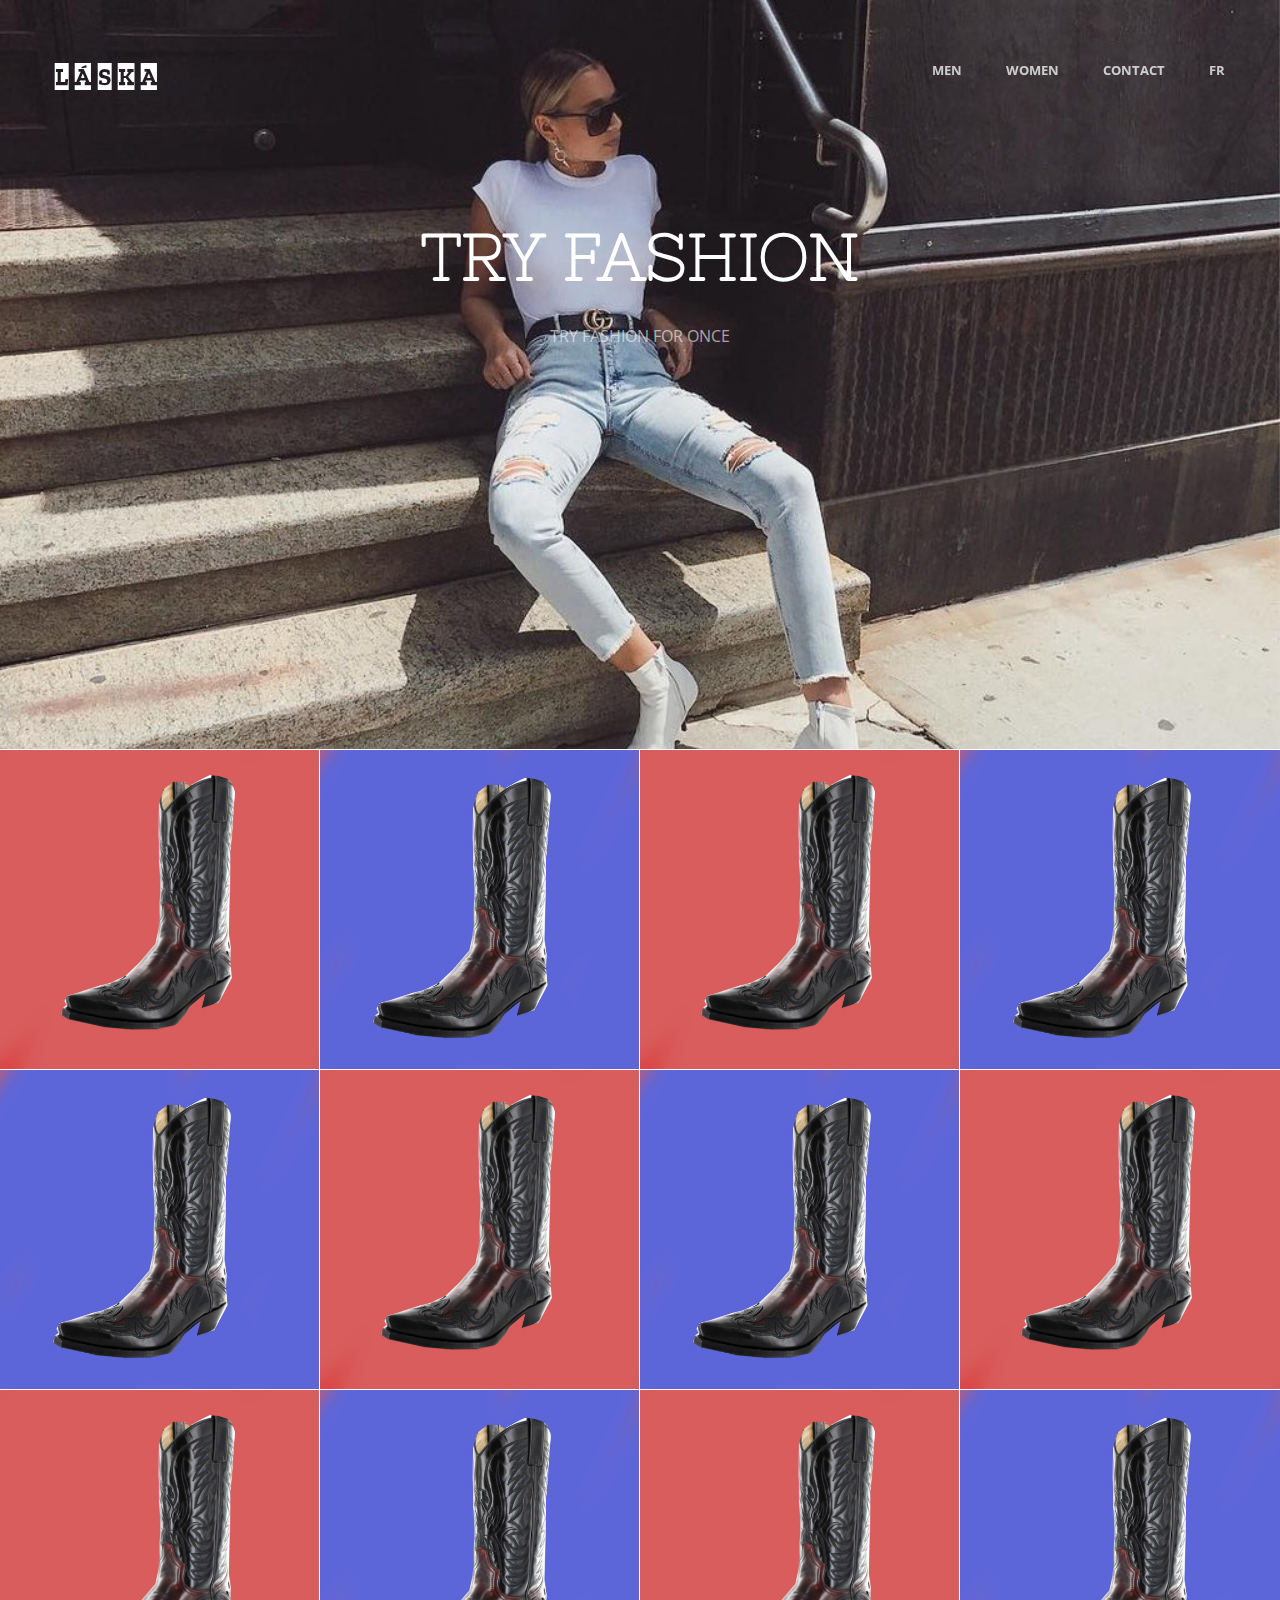
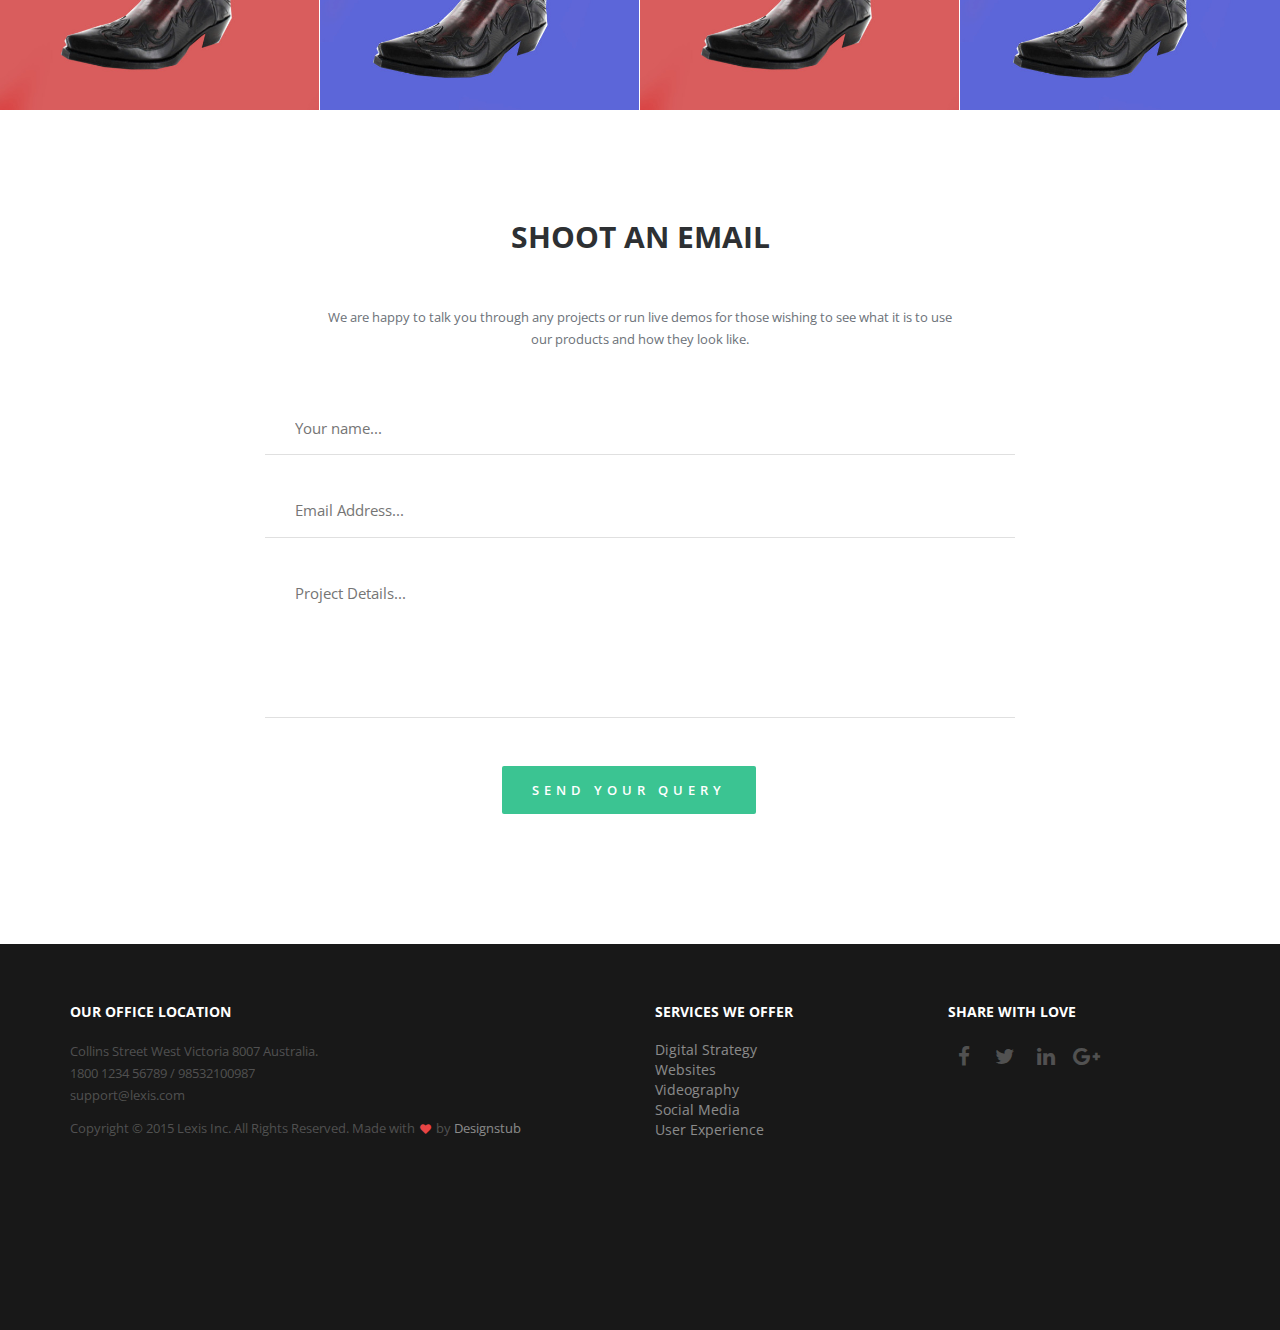
<file: indexen.html>
<!doctype html>
<!--[if lt IE 7]>      <html class="no-js lt-ie9 lt-ie8 lt-ie7" lang=""> <![endif]-->
<!--[if IE 7]>         <html class="no-js lt-ie9 lt-ie8" lang=""> <![endif]-->
<!--[if IE 8]>         <html class="no-js lt-ie9" lang=""> <![endif]-->
<!--[if gt IE 8]><!-->
<html class="no-js" lang="">
<!--<![endif]-->

<head>
<meta charset="utf-8">
<meta name="description" content="">
<meta name="viewport" content="width=device-width, initial-scale=1">
<title>Laska - Home</title>
<link rel="stylesheet" href="css/bootstrap.min.css">
<link rel="stylesheet" href="css/flexslider.css">
<link rel="stylesheet" href="css/jquery.fancybox.css">
<link rel="stylesheet" href="css/main.css">
<link rel="stylesheet" href="css/responsive.css">
<link rel="stylesheet" href="css/font-icon.css">
<link href="https://fonts.googleapis.com/css?family=Nixie+One" rel="stylesheet">

<link rel="stylesheet" href="css/animate.min.css">
<link href="https://fonts.googleapis.com/css?family=Patua+One" rel="stylesheet">
<link rel="stylesheet" href="https://maxcdn.bootstrapcdn.com/font-awesome/4.4.0/css/font-awesome.min.css">
<link href="https://fonts.googleapis.com/css?family=Zilla+Slab+Highlight:700" rel="stylesheet">

</head>

<body>
<!-- header section -->
<section class="banner" role="banner" style="background-image: url(images/banner.jpg)">
  <header id="header">
    <div class="header-content clearfix"> <a class="logo" href="index.html">LÁSKA</a>
      <nav class="navigation" role="navigation">
        <ul class="primary-nav">
          <li><a href="men.html">MEN</a></li>
          <li><a href="women.html">WOMEN</a></li>
          <li><a href="contacten.html">CONTACT</a></li>
          <li><a href="index.html">FR</a></li>
        </ul>
      </nav>
      <a href="#" class="nav-toggle">Menu<span></span></a> </div>
  </header>
  <!-- banner text -->
  <div class="container">
    <div class="col-md-10 col-md-offset-1">
      <div class="banner-text text-center">
        <h1>TRY FASHION</h1>
        <p>TRY FASHION FOR ONCE</p>
         <!-- banner text --> 
    </div>
  </div>
</section>
<!-- header section --> 
<!-- intro section -->

<section id="works" class="works section no-padding">
  <div class="container-fluid">
    <div class="row no-gutter">
     <div class="col-lg-3 col-md-6 col-sm-6 work"> <a href="ayaya.html" class="work-box"> <img src="images/red.jpg" alt="">
        
        <!-- overlay --> 
        </a> </div>
      <div class="col-lg-3 col-md-6 col-sm-6 work"> <a href="ayaya.html" class="work-box"> <img src="images/blue.jpg" alt="">
        
        <!-- overlay --> 
        </a> </div>
      <div class="col-lg-3 col-md-6 col-sm-6 work"> <a href="ayaya.html"  class="work-box"> <img src="images/red.jpg" alt="">
        <!-- overlay --> 
        </a> </div>
      <div class="col-lg-3 col-md-6 col-sm-6 work"> <a href="images/work-4.jpg" class="work-box"> <img src="images/blue.jpg" alt="">
        
        <!-- overlay --> 
        </a> </div>
      <div class="col-lg-3 col-md-6 col-sm-6 work"> <a href="images/work-1.jpg" class="work-box"> <img src="images/blue.jpg" alt="">
        <div class="overlay">
          <div class="overlay-caption">
            <h5>Project Name</h5>
            <p>Website Design</p>
          </div>
        </div>
        <!-- overlay --> 
        </a> </div>
      <div class="col-lg-3 col-md-6 col-sm-6 work"> <a href="images/work-2.jpg" class="work-box"> <img src="images/red.jpg" alt="">
        <div class="overlay">
          <div class="overlay-caption">
            <h5>Project Name</h5>
            <p>Website Design</p>
          </div>
        </div>
        <!-- overlay --> 
        </a> </div>
      <div class="col-lg-3 col-md-6 col-sm-6 work"> <a href="images/work-3.jpg" class="work-box"> <img src="images/blue.jpg" alt="">
        <div class="overlay">
          <div class="overlay-caption">
            <h5>Project Name</h5>
            <p>Website Design</p>
          </div>
        </div>
        <!-- overlay --> 
        </a> </div>
      <div class="col-lg-3 col-md-6 col-sm-6 work"> <a href="images/work-4.jpg" class="work-box"> <img src="images/red.jpg" alt="">
        <div class="overlay">
          <div class="overlay-caption">
            <h5>Project Name</h5>
            <p>Website Design</p>
          </div>
        </div>
        <!-- overlay --> 
        </a> </div>
      <div class="col-lg-3 col-md-6 col-sm-6 work"> <a href="images/work-5.jpg" class="work-box"> <img src="images/red.jpg" alt="">
        <div class="overlay">
          <div class="overlay-caption">
            <h5>Project Name</h5>
            <p>Website Design</p>
          </div>
        </div>
        <!-- overlay --> 
        </a> </div>
      <div class="col-lg-3 col-md-6 col-sm-6 work"> <a href="images/work-6.jpg" class="work-box"> <img src="images/blue.jpg" alt="">
        <div class="overlay">
          <div class="overlay-caption">
            <h5>Project Name</h5>
            <p>Website Design</p>
          </div>
        </div>
        <!-- overlay --> 
        </a> </div>
      <div class="col-lg-3 col-md-6 col-sm-6 work"> <a href="images/work-7.jpg" class="work-box"> <img src="images/red.jpg" alt="">
        <div class="overlay">
          <div class="overlay-caption">
            <h5>Project Name</h5>
            <p>Website Design</p>
          </div>
        </div>
        <!-- overlay --> 
        </a> </div>
      <div class="col-lg-3 col-md-6 col-sm-6 work"> <a href="images/work-8.jpg" class="work-box"> <img src="images/blue.jpg" alt="">
        <div class="overlay">
          <div class="overlay-caption">
            <h5>Project Name</h5>
            <p>Website Design</p>
          </div>
        </div>
        <!-- overlay --> 
        </a> </div>
    </div>
  </div>
</section>
<!-- work section --> 
<!-- our team section -->



<!-- contact section -->
<section id="contact" class="section">
  <div class="container">
    <div class="row">
      <div class="col-md-8 col-md-offset-2 conForm">
        <h5>Shoot An Email</h5>
        <p>We are happy to talk you through any projects or run live demos for those wishing to see what it is to use our products and how they look like.</p>
        <div id="message"></div>
        <form method="post" action="php/contact.php" name="cform" id="cform">
          <input name="name" id="name" type="text" class="col-xs-12 col-sm-12 col-md-12 col-lg-12" placeholder="Your name..." >
          <input name="email" id="email" type="email" class=" col-xs-12 col-sm-12 col-md-12 col-lg-12 noMarr" placeholder="Email Address..." >
          <textarea name="comments" id="comments" cols="" rows="" class="col-xs-12 col-sm-12 col-md-12 col-lg-12" placeholder="Project Details..."></textarea>
          <input type="submit" id="submit" name="send" class="submitBnt" value="Send your query">
          <div id="simple-msg"></div>
        </form>
      </div>
    </div>
  </div>
</section>
<!-- contact section --> 

<!-- Footer section -->
<footer class="footer">
  <div class="footer-top section">
    <div class="container">
      <div class="row">
        <div class="footer-col col-md-6">
          <h5>Our Office Location</h5>
          <p>Collins Street West Victoria 8007 Australia.<br>
            1800 1234 56789 / 98532100987<br>
            support@lexis.com</p>
          <p>Copyright © 2015 Lexis Inc. All Rights Reserved. Made with <i class="fa fa-heart pulse"></i> by <a href="http://www.designstub.com/">Designstub</a></p>
        </div>
        <div class="footer-col col-md-3">
          <h5>Services We Offer</h5>
          <p>
          <ul>
            <li><a href="#">Digital Strategy</a></li>
            <li><a href="#">Websites</a></li>
            <li><a href="#">Videography</a></li>
            <li><a href="#">Social Media</a></li>
            <li><a href="#">User Experience</a></li>
          </ul>
          </p>
        </div>
        <div class="footer-col col-md-3">
          <h5>Share with Love</h5>
          <ul class="footer-share">
            <li><a href="#"><i class="fa fa-facebook"></i></a></li>
            <li><a href="#"><i class="fa fa-twitter"></i></a></li>
            <li><a href="#"><i class="fa fa-linkedin"></i></a></li>
            <li><a href="#"><i class="fa fa-google-plus"></i></a></li>
          </ul>
        </div>
      </div>
    </div>
  </div>
  <!-- footer top --> 
  
</footer>
<!-- Footer section --> 
<!-- JS FILES --> 
<script src="https://ajax.googleapis.com/ajax/libs/jquery/1.11.3/jquery.min.js"></script> 
<script src="js/bootstrap.min.js"></script> 
<script src="js/jquery.flexslider-min.js"></script> 
<script src="js/jquery.fancybox.pack.js"></script> 
<script src="js/retina.min.js"></script> 
<script src="js/modernizr.js"></script> 
<script src="js/main.js"></script> 
<script type="text/javascript" src="js/jquery.contact.js"></script>
</body>
</html>
</file>
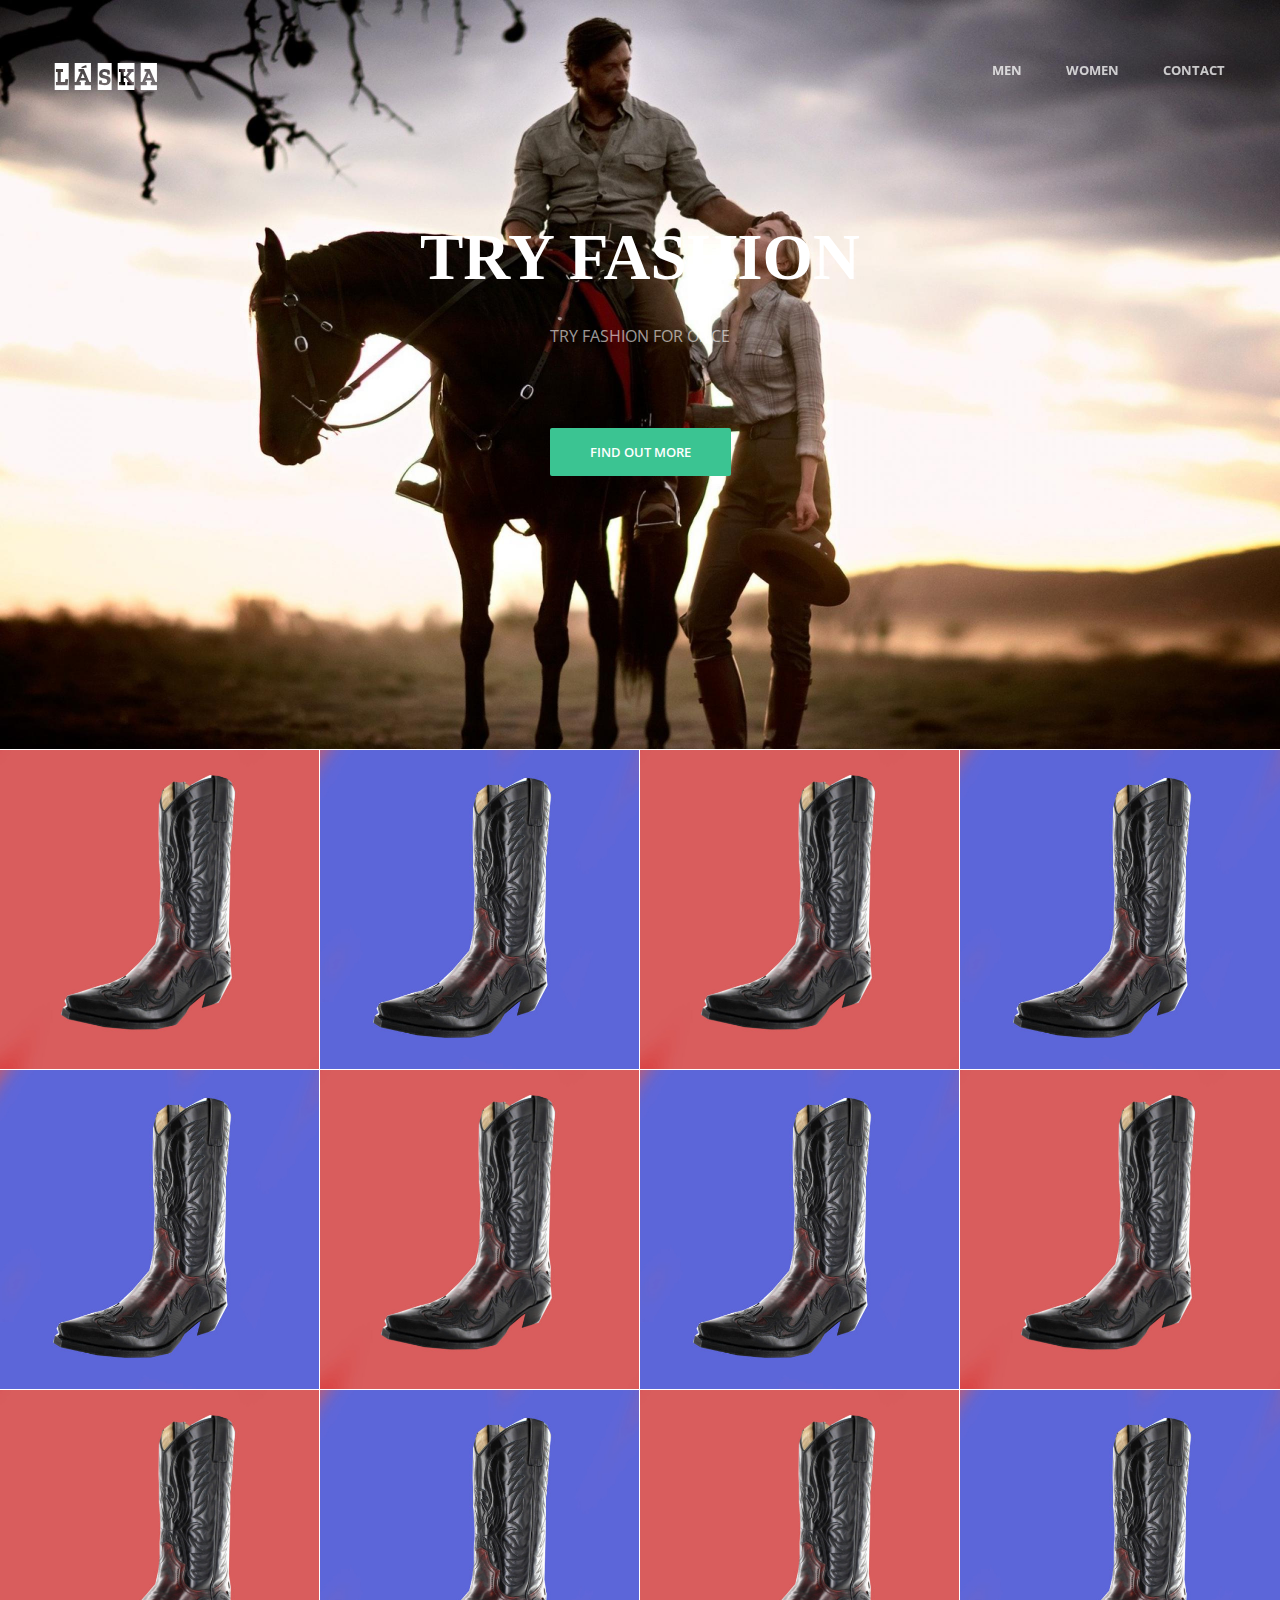
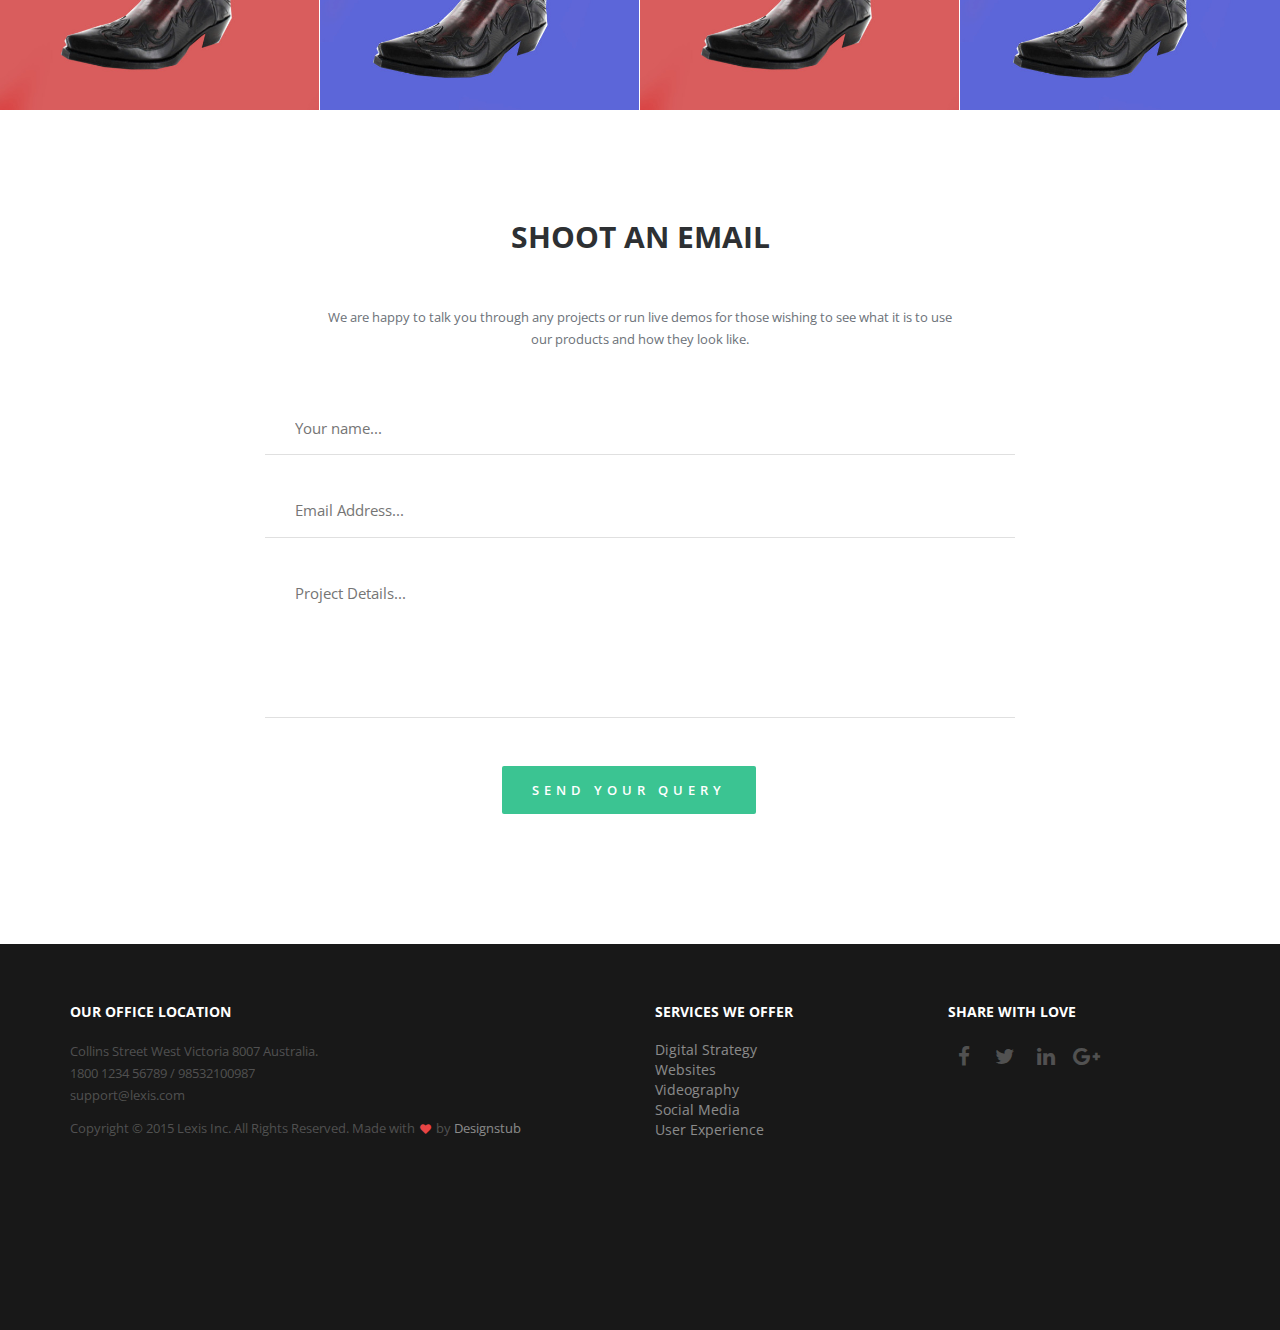
<file: issou.html>
<!doctype html>
<!--[if lt IE 7]>      <html class="no-js lt-ie9 lt-ie8 lt-ie7" lang=""> <![endif]-->
<!--[if IE 7]>         <html class="no-js lt-ie9 lt-ie8" lang=""> <![endif]-->
<!--[if IE 8]>         <html class="no-js lt-ie9" lang=""> <![endif]-->
<!--[if gt IE 8]><!-->
<html class="no-js" lang="">
<!--<![endif]-->

<head>
<meta charset="utf-8">
<meta name="description" content="">
<meta name="viewport" content="width=device-width, initial-scale=1">
<title>Laska - WOMEN</title>
<link rel="stylesheet" href="css/bootstrap.min.css">
<link rel="stylesheet" href="css/flexslider.css">
<link rel="stylesheet" href="css/jquery.fancybox.css">
<link rel="stylesheet" href="css/main.css">
<link rel="stylesheet" href="css/responsive.css">
<link rel="stylesheet" href="css/font-icon.css">
<link rel="stylesheet" href="css/animate.min.css">
<link rel="stylesheet" href="https://maxcdn.bootstrapcdn.com/font-awesome/4.4.0/css/font-awesome.min.css">
<link href="https://fonts.googleapis.com/css?family=Zilla+Slab+Highlight:700" rel="stylesheet">

</head>

<body>
<!-- header section -->
 <section class="banner" role="banner" style="background-image: url(images/3.jpg)">
  <header id="header">
    <div class="header-content clearfix"> <a class="logo" href="index.html">LÁSKA</a>
      <nav class="navigation" role="navigation">
        <ul class="primary-nav">
          <li><a href="men.html">MEN</a></li>
          <li><a href="issou.html">WOMEN</a></li>
          <li><a href="contact.html">CONTACT</a></li>
        </ul>
      </nav>
      <a href="#" class="nav-toggle">Menu<span></span></a> </div>
  </header>
  <!-- banner text -->
  <div class="container">
    <div class="col-md-10 col-md-offset-1">
      <div class="banner-text text-center">
        <h1>TRY FASHION</h1>
        <p>TRY FASHION FOR ONCE</p>
        <a href="#" class="btn btn-large">Find out more</a> </div>
      <!-- banner text --> 
    </div>
  </div>
</section>

<section id="works" class="works section no-padding">
  <div class="container-fluid">
    <div class="row no-gutter">
      <div class="col-lg-3 col-md-6 col-sm-6 work"> <a href="images/work-1.jpg" class="work-box"> <img src="images/red.jpg" alt="">
        <div class="overlay">
          <div class="overlay-caption">
            <h5>Project Name</h5>
            <p>Website Design</p>
          </div>
        </div>
        <!-- overlay --> 
        </a> </div>
      <div class="col-lg-3 col-md-6 col-sm-6 work"> <a href="images/work-2.jpg" class="work-box"> <img src="images/blue.jpg" alt="">
        <div class="overlay">
          <div class="overlay-caption">
            <h5>Project Name</h5>
            <p>Website Design</p>
          </div>
        </div>
        <!-- overlay --> 
        </a> </div>
      <div class="col-lg-3 col-md-6 col-sm-6 work"> <a href="images/work-3.jpg" class="work-box"> <img src="images/red.jpg" alt="">
        <div class="overlay">
          <div class="overlay-caption">
            <h5>Project Name</h5>
            <p>Website Design</p>
          </div>
        </div>
        <!-- overlay --> 
        </a> </div>
      <div class="col-lg-3 col-md-6 col-sm-6 work"> <a href="images/work-4.jpg" class="work-box"> <img src="images/blue.jpg" alt="">
        <div class="overlay">
          <div class="overlay-caption">
            <h5>Project Name</h5>
            <p>Website Design</p>
          </div>
        </div>
        <!-- overlay --> 
        </a> </div>
      <div class="col-lg-3 col-md-6 col-sm-6 work"> <a href="images/work-1.jpg" class="work-box"> <img src="images/blue.jpg" alt="">
        <div class="overlay">
          <div class="overlay-caption">
            <h5>Project Name</h5>
            <p>Website Design</p>
          </div>
        </div>
        <!-- overlay --> 
        </a> </div>
      <div class="col-lg-3 col-md-6 col-sm-6 work"> <a href="images/work-2.jpg" class="work-box"> <img src="images/red.jpg" alt="">
        <div class="overlay">
          <div class="overlay-caption">
            <h5>Project Name</h5>
            <p>Website Design</p>
          </div>
        </div>
        <!-- overlay --> 
        </a> </div>
      <div class="col-lg-3 col-md-6 col-sm-6 work"> <a href="images/work-3.jpg" class="work-box"> <img src="images/blue.jpg" alt="">
        <div class="overlay">
          <div class="overlay-caption">
            <h5>Project Name</h5>
            <p>Website Design</p>
          </div>
        </div>
        <!-- overlay --> 
        </a> </div>
      <div class="col-lg-3 col-md-6 col-sm-6 work"> <a href="images/work-4.jpg" class="work-box"> <img src="images/red.jpg" alt="">
        <div class="overlay">
          <div class="overlay-caption">
            <h5>Project Name</h5>
            <p>Website Design</p>
          </div>
        </div>
        <!-- overlay --> 
        </a> </div>
      <div class="col-lg-3 col-md-6 col-sm-6 work"> <a href="images/work-5.jpg" class="work-box"> <img src="images/red.jpg" alt="">
        <div class="overlay">
          <div class="overlay-caption">
            <h5>Project Name</h5>
            <p>Website Design</p>
          </div>
        </div>
        <!-- overlay --> 
        </a> </div>
      <div class="col-lg-3 col-md-6 col-sm-6 work"> <a href="images/work-6.jpg" class="work-box"> <img src="images/blue.jpg" alt="">
        <div class="overlay">
          <div class="overlay-caption">
            <h5>Project Name</h5>
            <p>Website Design</p>
          </div>
        </div>
        <!-- overlay --> 
        </a> </div>
      <div class="col-lg-3 col-md-6 col-sm-6 work"> <a href="images/work-7.jpg" class="work-box"> <img src="images/red.jpg" alt="">
        <div class="overlay">
          <div class="overlay-caption">
            <h5>Project Name</h5>
            <p>Website Design</p>
          </div>
        </div>
        <!-- overlay --> 
        </a> </div>
      <div class="col-lg-3 col-md-6 col-sm-6 work"> <a href="images/work-8.jpg" class="work-box"> <img src="images/blue.jpg" alt="">
        <div class="overlay">
          <div class="overlay-caption">
            <h5>Project Name</h5>
            <p>Website Design</p>
          </div>
        </div>
        <!-- overlay --> 
        </a> </div>
    </div>
  </div>
</section>
<!-- work section --> 
<!-- our team section -->



<!-- contact section -->
<section id="contact" class="section">
  <div class="container">
    <div class="row">
      <div class="col-md-8 col-md-offset-2 conForm">
        <h5>Shoot An Email</h5>
        <p>We are happy to talk you through any projects or run live demos for those wishing to see what it is to use our products and how they look like.</p>
        <div id="message"></div>
        <form method="post" action="php/contact.php" name="cform" id="cform">
          <input name="name" id="name" type="text" class="col-xs-12 col-sm-12 col-md-12 col-lg-12" placeholder="Your name..." >
          <input name="email" id="email" type="email" class=" col-xs-12 col-sm-12 col-md-12 col-lg-12 noMarr" placeholder="Email Address..." >
          <textarea name="comments" id="comments" cols="" rows="" class="col-xs-12 col-sm-12 col-md-12 col-lg-12" placeholder="Project Details..."></textarea>
          <input type="submit" id="submit" name="send" class="submitBnt" value="Send your query">
          <div id="simple-msg"></div>
        </form>
      </div>
    </div>
  </div>
</section>
<!-- contact section --> 

<!-- Footer section -->
<footer class="footer">
  <div class="footer-top section">
    <div class="container">
      <div class="row">
        <div class="footer-col col-md-6">
          <h5>Our Office Location</h5>
          <p>Collins Street West Victoria 8007 Australia.<br>
            1800 1234 56789 / 98532100987<br>
            support@lexis.com</p>
          <p>Copyright © 2015 Lexis Inc. All Rights Reserved. Made with <i class="fa fa-heart pulse"></i> by <a href="http://www.designstub.com/">Designstub</a></p>
        </div>
        <div class="footer-col col-md-3">
          <h5>Services We Offer</h5>
          <p>
          <ul>
            <li><a href="#">Digital Strategy</a></li>
            <li><a href="#">Websites</a></li>
            <li><a href="#">Videography</a></li>
            <li><a href="#">Social Media</a></li>
            <li><a href="#">User Experience</a></li>
          </ul>
          </p>
        </div>
        <div class="footer-col col-md-3">
          <h5>Share with Love</h5>
          <ul class="footer-share">
            <li><a href="#"><i class="fa fa-facebook"></i></a></li>
            <li><a href="#"><i class="fa fa-twitter"></i></a></li>
            <li><a href="#"><i class="fa fa-linkedin"></i></a></li>
            <li><a href="#"><i class="fa fa-google-plus"></i></a></li>
          </ul>
        </div>
      </div>
    </div>
  </div>
  <!-- footer top --> 
  
</footer>
<!-- Footer section --> 
<!-- JS FILES --> 
<script src="https://ajax.googleapis.com/ajax/libs/jquery/1.11.3/jquery.min.js"></script> 
<script src="js/bootstrap.min.js"></script> 
<script src="js/jquery.flexslider-min.js"></script> 
<script src="js/jquery.fancybox.pack.js"></script> 
<script src="js/retina.min.js"></script> 
<script src="js/modernizr.js"></script> 
<script src="js/main.js"></script> 
<script type="text/javascript" src="js/jquery.contact.js"></script>
</body>
</html>
</file>
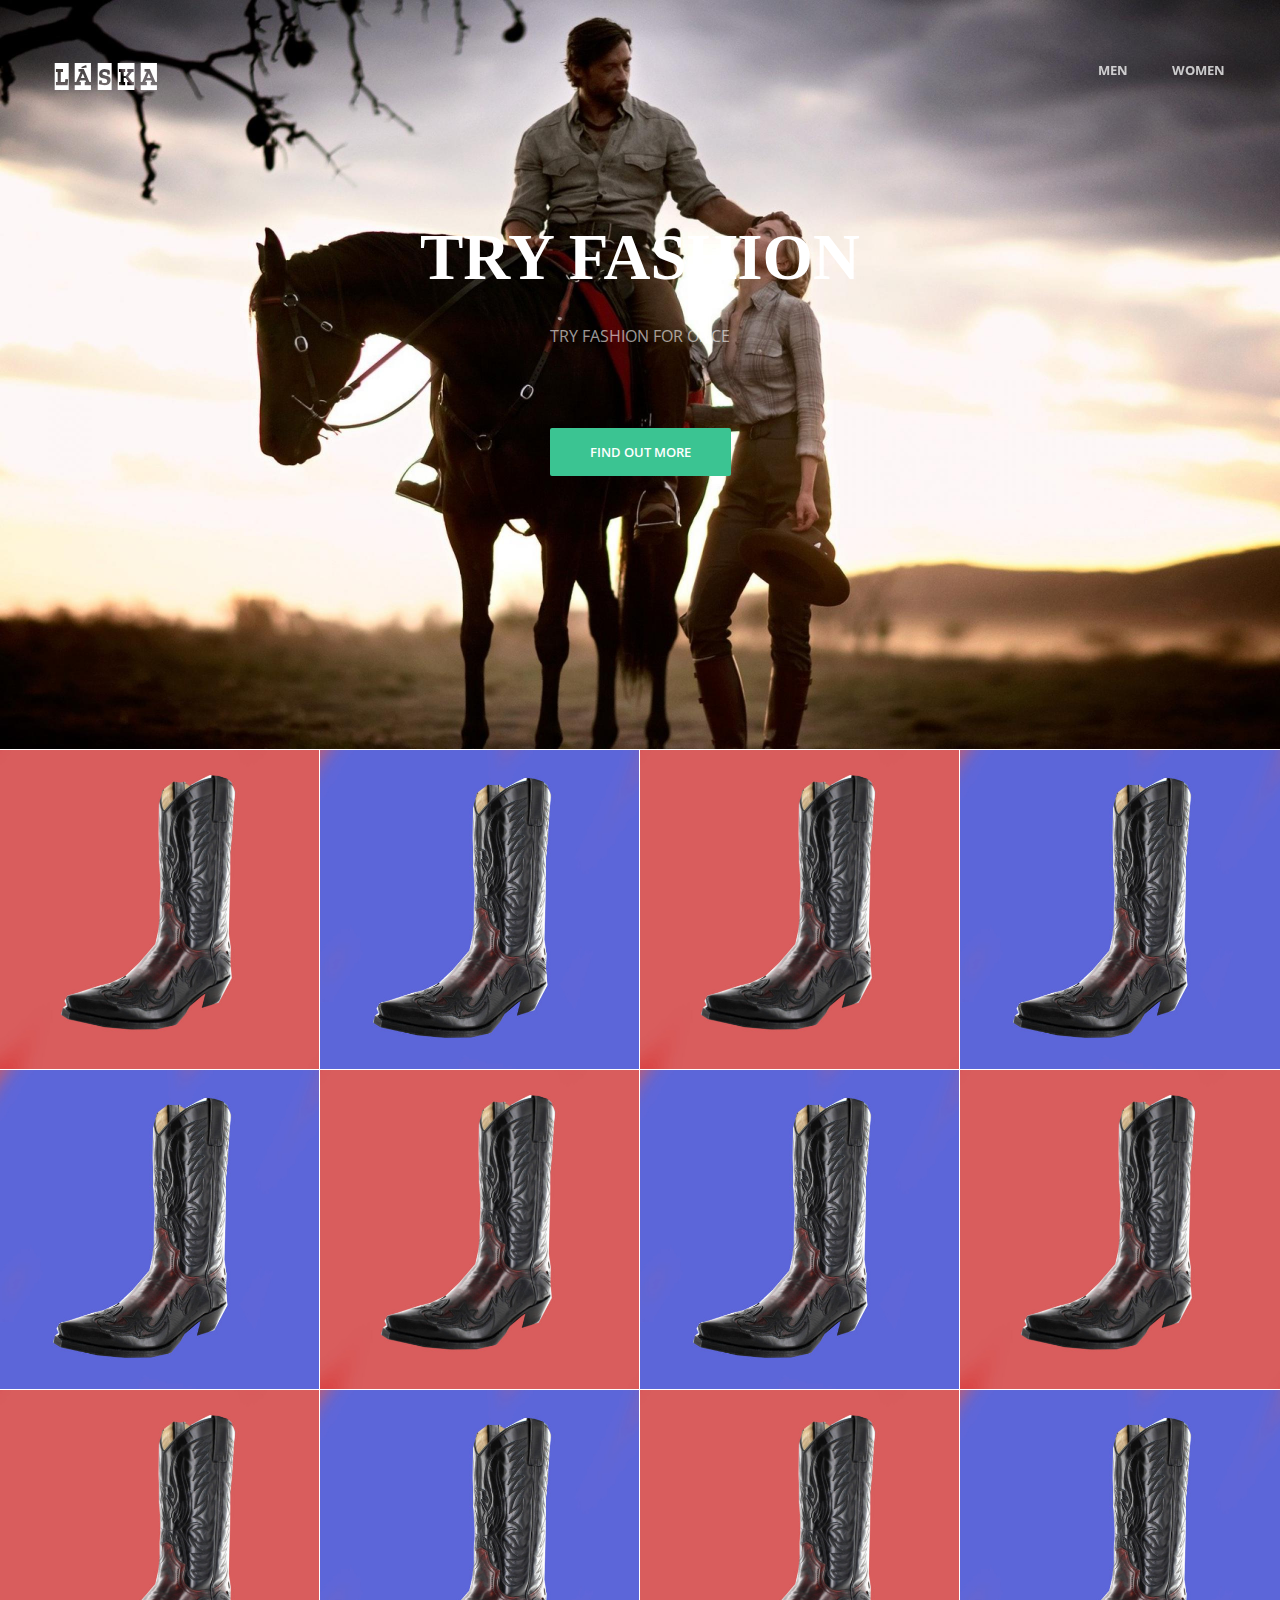
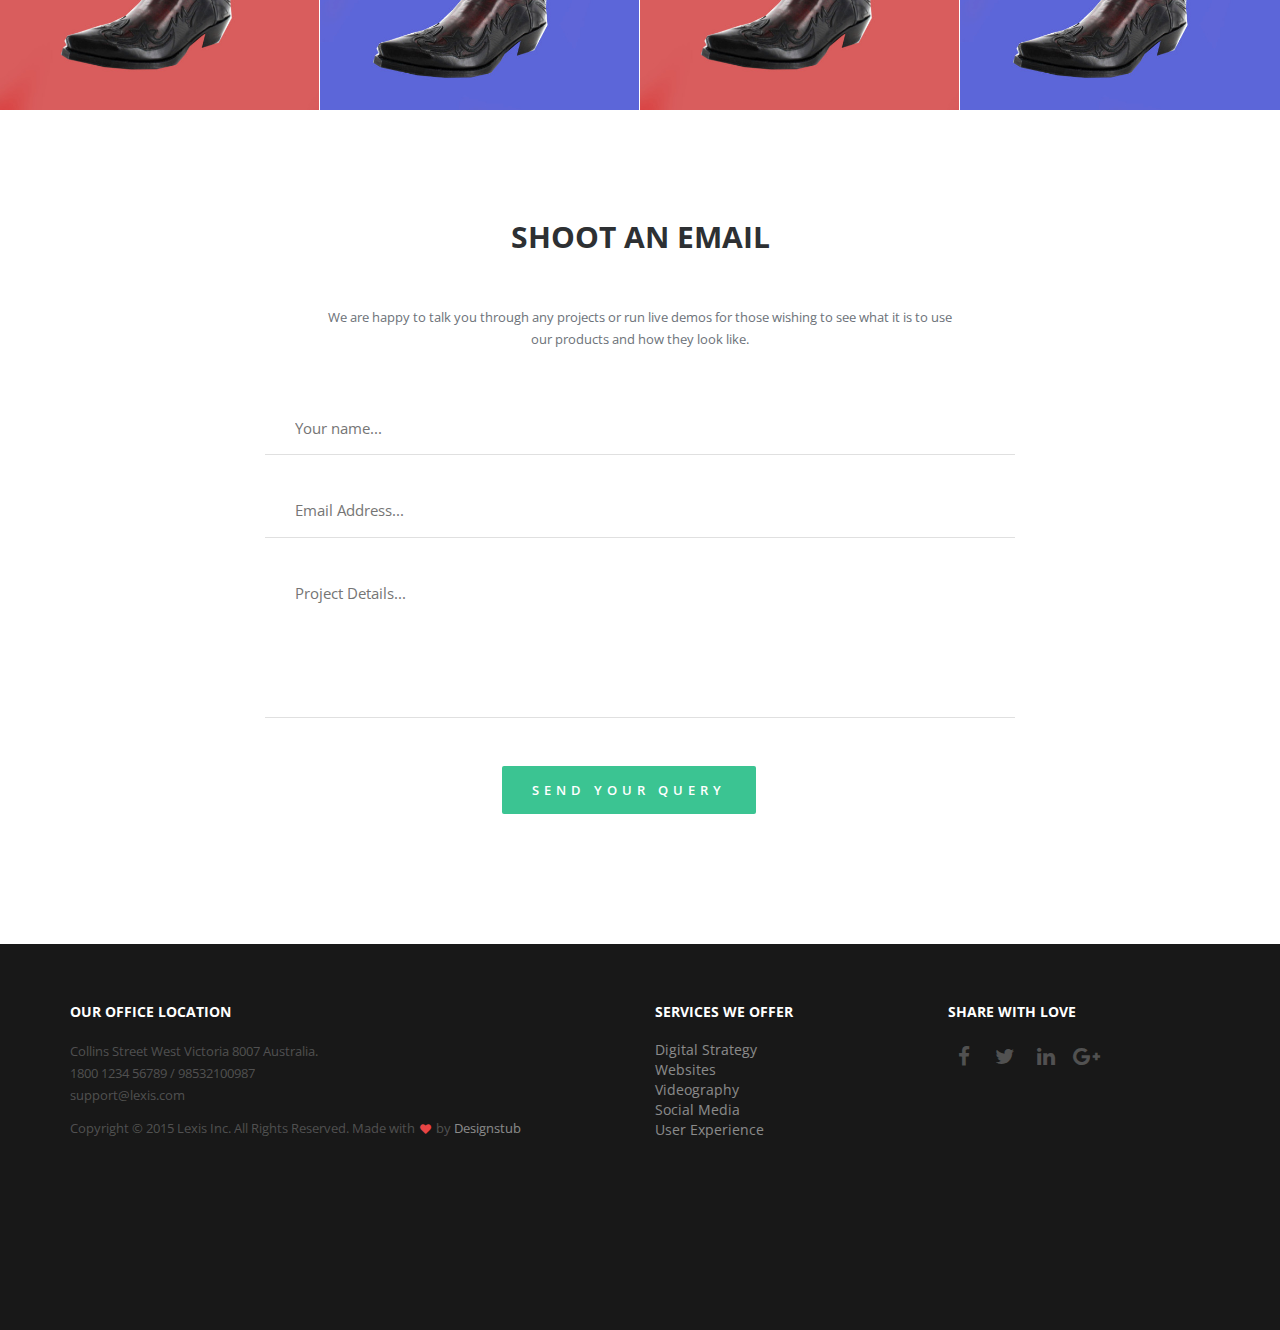
<file: issou1.html>
<!doctype html>
<!--[if lt IE 7]>      <html class="no-js lt-ie9 lt-ie8 lt-ie7" lang=""> <![endif]-->
<!--[if IE 7]>         <html class="no-js lt-ie9 lt-ie8" lang=""> <![endif]-->
<!--[if IE 8]>         <html class="no-js lt-ie9" lang=""> <![endif]-->
<!--[if gt IE 8]><!-->
<html class="no-js" lang="">
<!--<![endif]-->

<head>
<meta charset="utf-8">
<meta name="description" content="">
<meta name="viewport" content="width=device-width, initial-scale=1">
<title>Lexis - Minimal, Corporate Bootstrap template</title>
<link rel="stylesheet" href="css/bootstrap.min.css">
<link rel="stylesheet" href="css/flexslider.css">
<link rel="stylesheet" href="css/jquery.fancybox.css">
<link rel="stylesheet" href="css/main.css">
<link rel="stylesheet" href="css/responsive.css">
<link rel="stylesheet" href="css/font-icon.css">
<link rel="stylesheet" href="css/animate.min.css">
<link rel="stylesheet" href="https://maxcdn.bootstrapcdn.com/font-awesome/4.4.0/css/font-awesome.min.css">
<link href="https://fonts.googleapis.com/css?family=Zilla+Slab+Highlight:700" rel="stylesheet">

</head>

<body>
<!-- header section -->
<section class="banner" role="banner" style="background-image: url(images/3.jpg)">
  <header id="header">
    <div class="header-content clearfix"> <a class="logo" href="index.html">LÁSKA</a>
      <nav class="navigation" role="navigation">
        <ul class="primary-nav">
          <li><a href="#intro">MEN</a></li>
          <li><a href="#services">WOMEN</a></li>
        </ul>
      </nav>
      <a href="#" class="nav-toggle">Menu<span></span></a> </div>
  </header>
  <!-- banner text -->
  <div class="container">
    <div class="col-md-10 col-md-offset-1">
      <div class="banner-text text-center">
        <h1>TRY FASHION</h1>
        <p>TRY FASHION FOR ONCE</p>
        <a href="#" class="btn btn-large">Find out more</a> </div>
      <!-- banner text --> 
    </div>
  </div>
</section>
<!-- header section --> 
<!-- intro section -->

<section id="works" class="works section no-padding">
  <div class="container-fluid">
    <div class="row no-gutter">
      <div class="col-lg-3 col-md-6 col-sm-6 work"> <a href="images/work-1.jpg" class="work-box"> <img src="images/red.jpg" alt="">
        <div class="overlay">
          <div class="overlay-caption">
            <h5>Project Name</h5>
            <p>Website Design</p>
          </div>
        </div>
        <!-- overlay --> 
        </a> </div>
      <div class="col-lg-3 col-md-6 col-sm-6 work"> <a href="images/work-2.jpg" class="work-box"> <img src="images/blue.jpg" alt="">
        <div class="overlay">
          <div class="overlay-caption">
            <h5>Project Name</h5>
            <p>Website Design</p>
          </div>
        </div>
        <!-- overlay --> 
        </a> </div>
      <div class="col-lg-3 col-md-6 col-sm-6 work"> <a href="images/work-3.jpg" class="work-box"> <img src="images/red.jpg" alt="">
        <div class="overlay">
          <div class="overlay-caption">
            <h5>Project Name</h5>
            <p>Website Design</p>
          </div>
        </div>
        <!-- overlay --> 
        </a> </div>
      <div class="col-lg-3 col-md-6 col-sm-6 work"> <a href="images/work-4.jpg" class="work-box"> <img src="images/blue.jpg" alt="">
        <div class="overlay">
          <div class="overlay-caption">
            <h5>Project Name</h5>
            <p>Website Design</p>
          </div>
        </div>
        <!-- overlay --> 
        </a> </div>
      <div class="col-lg-3 col-md-6 col-sm-6 work"> <a href="images/work-1.jpg" class="work-box"> <img src="images/blue.jpg" alt="">
        <div class="overlay">
          <div class="overlay-caption">
            <h5>Project Name</h5>
            <p>Website Design</p>
          </div>
        </div>
        <!-- overlay --> 
        </a> </div>
      <div class="col-lg-3 col-md-6 col-sm-6 work"> <a href="images/work-2.jpg" class="work-box"> <img src="images/red.jpg" alt="">
        <div class="overlay">
          <div class="overlay-caption">
            <h5>Project Name</h5>
            <p>Website Design</p>
          </div>
        </div>
        <!-- overlay --> 
        </a> </div>
      <div class="col-lg-3 col-md-6 col-sm-6 work"> <a href="images/work-3.jpg" class="work-box"> <img src="images/blue.jpg" alt="">
        <div class="overlay">
          <div class="overlay-caption">
            <h5>Project Name</h5>
            <p>Website Design</p>
          </div>
        </div>
        <!-- overlay --> 
        </a> </div>
      <div class="col-lg-3 col-md-6 col-sm-6 work"> <a href="images/work-4.jpg" class="work-box"> <img src="images/red.jpg" alt="">
        <div class="overlay">
          <div class="overlay-caption">
            <h5>Project Name</h5>
            <p>Website Design</p>
          </div>
        </div>
        <!-- overlay --> 
        </a> </div>
      <div class="col-lg-3 col-md-6 col-sm-6 work"> <a href="images/work-5.jpg" class="work-box"> <img src="images/red.jpg" alt="">
        <div class="overlay">
          <div class="overlay-caption">
            <h5>Project Name</h5>
            <p>Website Design</p>
          </div>
        </div>
        <!-- overlay --> 
        </a> </div>
      <div class="col-lg-3 col-md-6 col-sm-6 work"> <a href="images/work-6.jpg" class="work-box"> <img src="images/blue.jpg" alt="">
        <div class="overlay">
          <div class="overlay-caption">
            <h5>Project Name</h5>
            <p>Website Design</p>
          </div>
        </div>
        <!-- overlay --> 
        </a> </div>
      <div class="col-lg-3 col-md-6 col-sm-6 work"> <a href="images/work-7.jpg" class="work-box"> <img src="images/red.jpg" alt="">
        <div class="overlay">
          <div class="overlay-caption">
            <h5>Project Name</h5>
            <p>Website Design</p>
          </div>
        </div>
        <!-- overlay --> 
        </a> </div>
      <div class="col-lg-3 col-md-6 col-sm-6 work"> <a href="images/work-8.jpg" class="work-box"> <img src="images/blue.jpg" alt="">
        <div class="overlay">
          <div class="overlay-caption">
            <h5>Project Name</h5>
            <p>Website Design</p>
          </div>
        </div>
        <!-- overlay --> 
        </a> </div>
    </div>
  </div>
</section>
<!-- work section --> 
<!-- our team section -->



<!-- contact section -->
<section id="contact" class="section">
  <div class="container">
    <div class="row">
      <div class="col-md-8 col-md-offset-2 conForm">
        <h5>Shoot An Email</h5>
        <p>We are happy to talk you through any projects or run live demos for those wishing to see what it is to use our products and how they look like.</p>
        <div id="message"></div>
        <form method="post" action="php/contact.php" name="cform" id="cform">
          <input name="name" id="name" type="text" class="col-xs-12 col-sm-12 col-md-12 col-lg-12" placeholder="Your name..." >
          <input name="email" id="email" type="email" class=" col-xs-12 col-sm-12 col-md-12 col-lg-12 noMarr" placeholder="Email Address..." >
          <textarea name="comments" id="comments" cols="" rows="" class="col-xs-12 col-sm-12 col-md-12 col-lg-12" placeholder="Project Details..."></textarea>
          <input type="submit" id="submit" name="send" class="submitBnt" value="Send your query">
          <div id="simple-msg"></div>
        </form>
      </div>
    </div>
  </div>
</section>
<!-- contact section --> 

<!-- Footer section -->
<footer class="footer">
  <div class="footer-top section">
    <div class="container">
      <div class="row">
        <div class="footer-col col-md-6">
          <h5>Our Office Location</h5>
          <p>Collins Street West Victoria 8007 Australia.<br>
            1800 1234 56789 / 98532100987<br>
            support@lexis.com</p>
          <p>Copyright © 2015 Lexis Inc. All Rights Reserved. Made with <i class="fa fa-heart pulse"></i> by <a href="http://www.designstub.com/">Designstub</a></p>
        </div>
        <div class="footer-col col-md-3">
          <h5>Services We Offer</h5>
          <p>
          <ul>
            <li><a href="#">Digital Strategy</a></li>
            <li><a href="#">Websites</a></li>
            <li><a href="#">Videography</a></li>
            <li><a href="#">Social Media</a></li>
            <li><a href="#">User Experience</a></li>
          </ul>
          </p>
        </div>
        <div class="footer-col col-md-3">
          <h5>Share with Love</h5>
          <ul class="footer-share">
            <li><a href="#"><i class="fa fa-facebook"></i></a></li>
            <li><a href="#"><i class="fa fa-twitter"></i></a></li>
            <li><a href="#"><i class="fa fa-linkedin"></i></a></li>
            <li><a href="#"><i class="fa fa-google-plus"></i></a></li>
          </ul>
        </div>
      </div>
    </div>
  </div>
  <!-- footer top --> 
  
</footer>
<!-- Footer section --> 
<!-- JS FILES --> 
<script src="https://ajax.googleapis.com/ajax/libs/jquery/1.11.3/jquery.min.js"></script> 
<script src="js/bootstrap.min.js"></script> 
<script src="js/jquery.flexslider-min.js"></script> 
<script src="js/jquery.fancybox.pack.js"></script> 
<script src="js/retina.min.js"></script> 
<script src="js/modernizr.js"></script> 
<script src="js/main.js"></script> 
<script type="text/javascript" src="js/jquery.contact.js"></script>
</body>
</html>
</file>
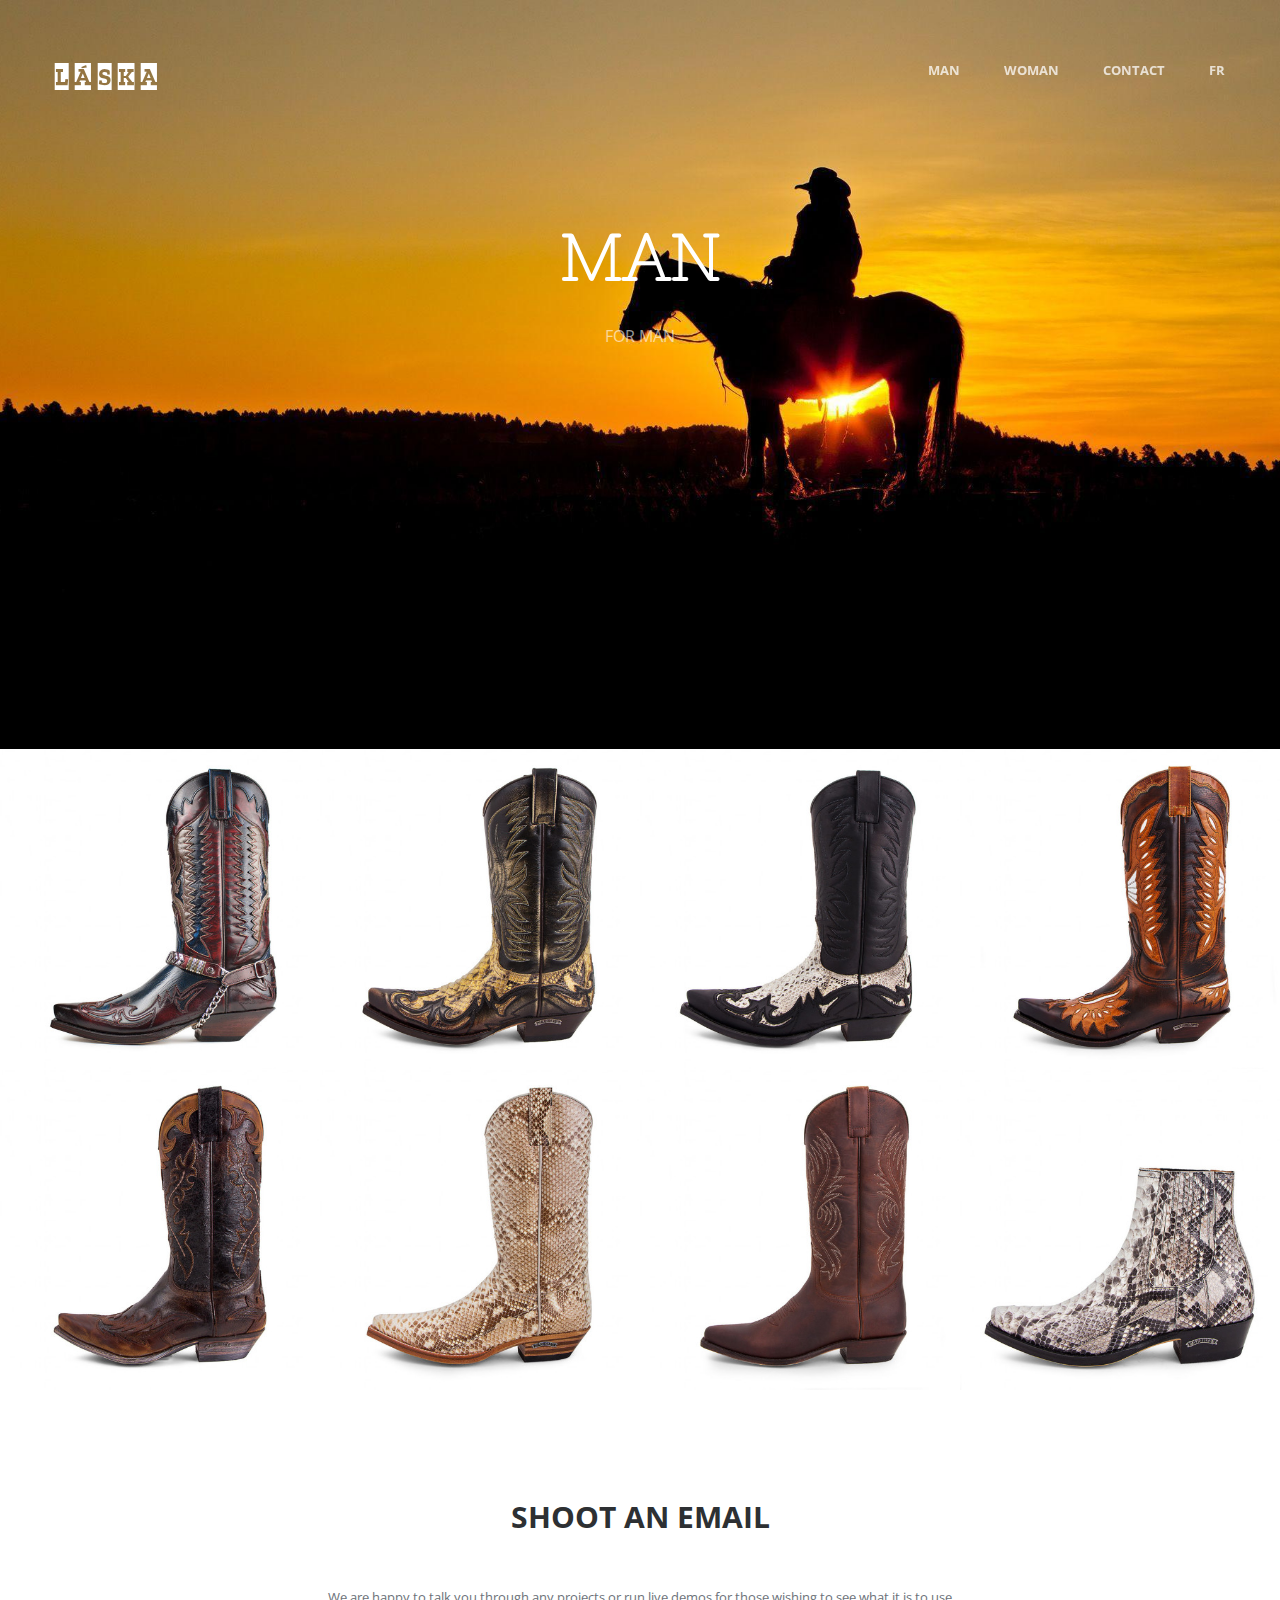
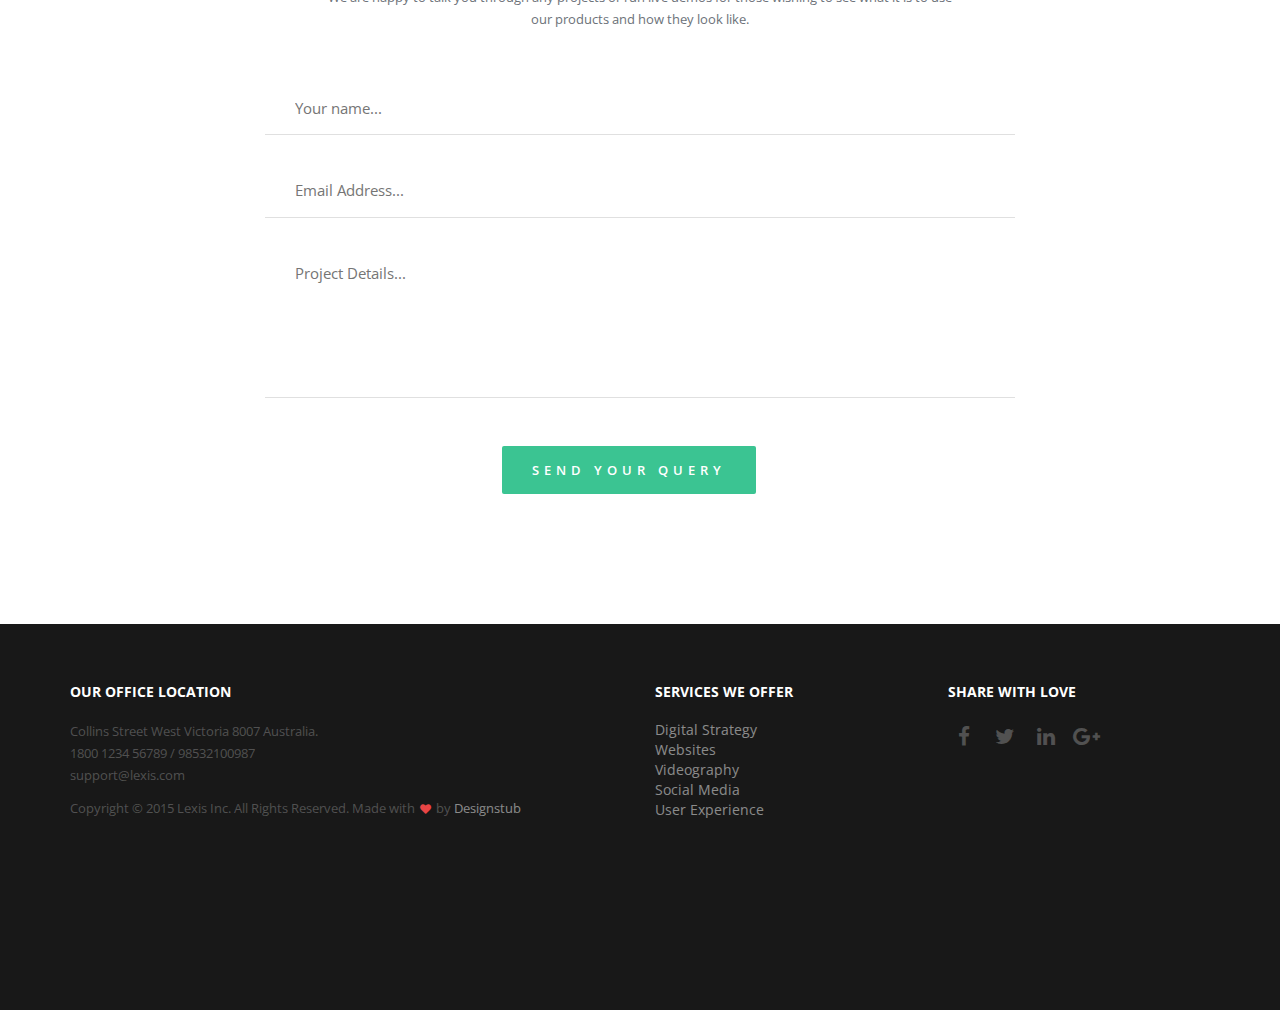
<file: men.html>
<!doctype html>
<!--[if lt IE 7]>      <html class="no-js lt-ie9 lt-ie8 lt-ie7" lang=""> <![endif]-->
<!--[if IE 7]>         <html class="no-js lt-ie9 lt-ie8" lang=""> <![endif]-->
<!--[if IE 8]>         <html class="no-js lt-ie9" lang=""> <![endif]-->
<!--[if gt IE 8]><!-->
<html class="no-js" lang="">
<!--<![endif]-->

<head>
<meta charset="utf-8">
<meta name="description" content="">
<meta name="viewport" content="width=device-width, initial-scale=1">
<title>Laska - MEN</title>
<link rel="stylesheet" href="css/bootstrap.min.css">
<link rel="stylesheet" href="css/flexslider.css">
<link rel="stylesheet" href="css/jquery.fancybox.css">
<link rel="stylesheet" href="css/main.css">
<link rel="stylesheet" href="css/responsive.css">
<link rel="stylesheet" href="css/font-icon.css">
<link rel="stylesheet" href="css/animate.min.css">
<link rel="stylesheet" href="https://maxcdn.bootstrapcdn.com/font-awesome/4.4.0/css/font-awesome.min.css">
<link href="https://fonts.googleapis.com/css?family=Zilla+Slab+Highlight:700" rel="stylesheet">
<link href="https://fonts.googleapis.com/css?family=Nixie+One" rel="stylesheet">

<link rel="stylesheet" href="css/animate.min.css">
<link href="https://fonts.googleapis.com/css?family=Patua+One" rel="stylesheet">
<link rel="stylesheet" href="https://maxcdn.bootstrapcdn.com/font-awesome/4.4.0/css/font-awesome.min.css">
<link href="https://fonts.googleapis.com/css?family=Zilla+Slab+Highlight:700" rel="stylesheet">

</head>

<body>
<!-- header section -->
 <section class="banner" role="banner" style="background-image: url(images/2.jpg)">
  <header id="header">
    <div class="header-content clearfix"> <a class="logo" href="index.html">LÁSKA</a>
     <nav class="navigation" role="navigation">
        <ul class="primary-nav">
          <li><a href="men.html">MAN</a></li>
          <li><a href="women.html">WOMAN</a></li>
          <li><a href="contacten.html">CONTACT</a></li>
          <li><a href="homme.html">FR</a></li>
        </ul>
      </nav>
      <a href="#" class="nav-toggle">Menu<span></span></a> </div>
  </header>
  <!-- banner text -->
  <div class="container">
    <div class="col-md-10 col-md-offset-1">
      <div class="banner-text text-center">
        <h1>MAN</h1>
        <p>FOR MAN</p>
      </div>
      <!-- banner text --> 
    </div>
  </div>
</section>

<section id="works" class="works section no-padding">
  <div class="container-fluid">
    <div class="row no-gutter">
      <div class="col-lg-3 col-md-6 col-sm-6 work"> <a href="ayaya.html" class="work-box"> <img src="images/men/1/1.jpg" alt="">
        
        <!-- overlay --> 
        </a> </div>
      <div class="col-lg-3 col-md-6 col-sm-6 work"> <a href="ayaya.html" class="work-box"> <img src="images/men/2/1.jpg" alt="">
        
        <!-- overlay --> 
        </a> </div>
      <div class="col-lg-3 col-md-6 col-sm-6 work"> <a href="ayaya.html"  class="work-box"> <img src="images/men/3/1.jpg" alt="">
        <!-- overlay --> 
        </a> </div>
      <div class="col-lg-3 col-md-6 col-sm-6 work"> <a href="images/work-4.jpg" class="work-box"> <img src="images/men/4/1.jpg" alt="">
        
        <!-- overlay --> 
        </a> </div>
      <div class="col-lg-3 col-md-6 col-sm-6 work"> <a href="ayaya.html" class="work-box"> <img src="images/men/5/1.jpg" alt="">
        
        <!-- overlay --> 
        </a> </div>
      <div class="col-lg-3 col-md-6 col-sm-6 work"> <a href="ayaya.html" class="work-box"> <img src="images/men/6/1.jpg" alt="">
        
        <!-- overlay --> 
        </a> </div>
      <div class="col-lg-3 col-md-6 col-sm-6 work"> <a href="ayaya.html"  class="work-box"> <img src="images/men/7/1.jpg" alt="">
        <!-- overlay --> 
        </a> </div>
      <div class="col-lg-3 col-md-6 col-sm-6 work"> <a href="images/work-4.jpg" class="work-box"> <img src="images/men/8/1.jpg" alt="">
        
        <!-- overlay --> 
        </a> </div>
    </div>
  </div>
</section>
<!-- work section --> 
<!-- our team section -->



<!-- contact section -->
<section id="contact" class="section">
  <div class="container">
    <div class="row">
      <div class="col-md-8 col-md-offset-2 conForm">
        <h5>Shoot An Email</h5>
        <p>We are happy to talk you through any projects or run live demos for those wishing to see what it is to use our products and how they look like.</p>
        <div id="message"></div>
        <form method="post" action="php/contact.php" name="cform" id="cform">
          <input name="name" id="name" type="text" class="col-xs-12 col-sm-12 col-md-12 col-lg-12" placeholder="Your name..." >
          <input name="email" id="email" type="email" class=" col-xs-12 col-sm-12 col-md-12 col-lg-12 noMarr" placeholder="Email Address..." >
          <textarea name="comments" id="comments" cols="" rows="" class="col-xs-12 col-sm-12 col-md-12 col-lg-12" placeholder="Project Details..."></textarea>
          <input type="submit" id="submit" name="send" class="submitBnt" value="Send your query">
          <div id="simple-msg"></div>
        </form>
      </div>
    </div>
  </div>
</section>
<!-- contact section --> 

<!-- Footer section -->
<footer class="footer">
  <div class="footer-top section">
    <div class="container">
      <div class="row">
        <div class="footer-col col-md-6">
          <h5>Our Office Location</h5>
          <p>Collins Street West Victoria 8007 Australia.<br>
            1800 1234 56789 / 98532100987<br>
            support@lexis.com</p>
          <p>Copyright © 2015 Lexis Inc. All Rights Reserved. Made with <i class="fa fa-heart pulse"></i> by <a href="http://www.designstub.com/">Designstub</a></p>
        </div>
        <div class="footer-col col-md-3">
          <h5>Services We Offer</h5>
          <p>
          <ul>
            <li><a href="#">Digital Strategy</a></li>
            <li><a href="#">Websites</a></li>
            <li><a href="#">Videography</a></li>
            <li><a href="#">Social Media</a></li>
            <li><a href="#">User Experience</a></li>
          </ul>
          </p>
        </div>
        <div class="footer-col col-md-3">
          <h5>Share with Love</h5>
          <ul class="footer-share">
            <li><a href="#"><i class="fa fa-facebook"></i></a></li>
            <li><a href="#"><i class="fa fa-twitter"></i></a></li>
            <li><a href="#"><i class="fa fa-linkedin"></i></a></li>
            <li><a href="#"><i class="fa fa-google-plus"></i></a></li>
          </ul>
        </div>
      </div>
    </div>
  </div>
  <!-- footer top --> 
  
</footer>
<!-- Footer section --> 
<!-- JS FILES --> 
<script src="https://ajax.googleapis.com/ajax/libs/jquery/1.11.3/jquery.min.js"></script> 
<script src="js/bootstrap.min.js"></script> 
<script src="js/jquery.flexslider-min.js"></script> 
<script src="js/jquery.fancybox.pack.js"></script> 
<script src="js/retina.min.js"></script> 
<script src="js/modernizr.js"></script> 
<script src="js/main.js"></script> 
<script type="text/javascript" src="js/jquery.contact.js"></script>
</body>
</html>
</file>
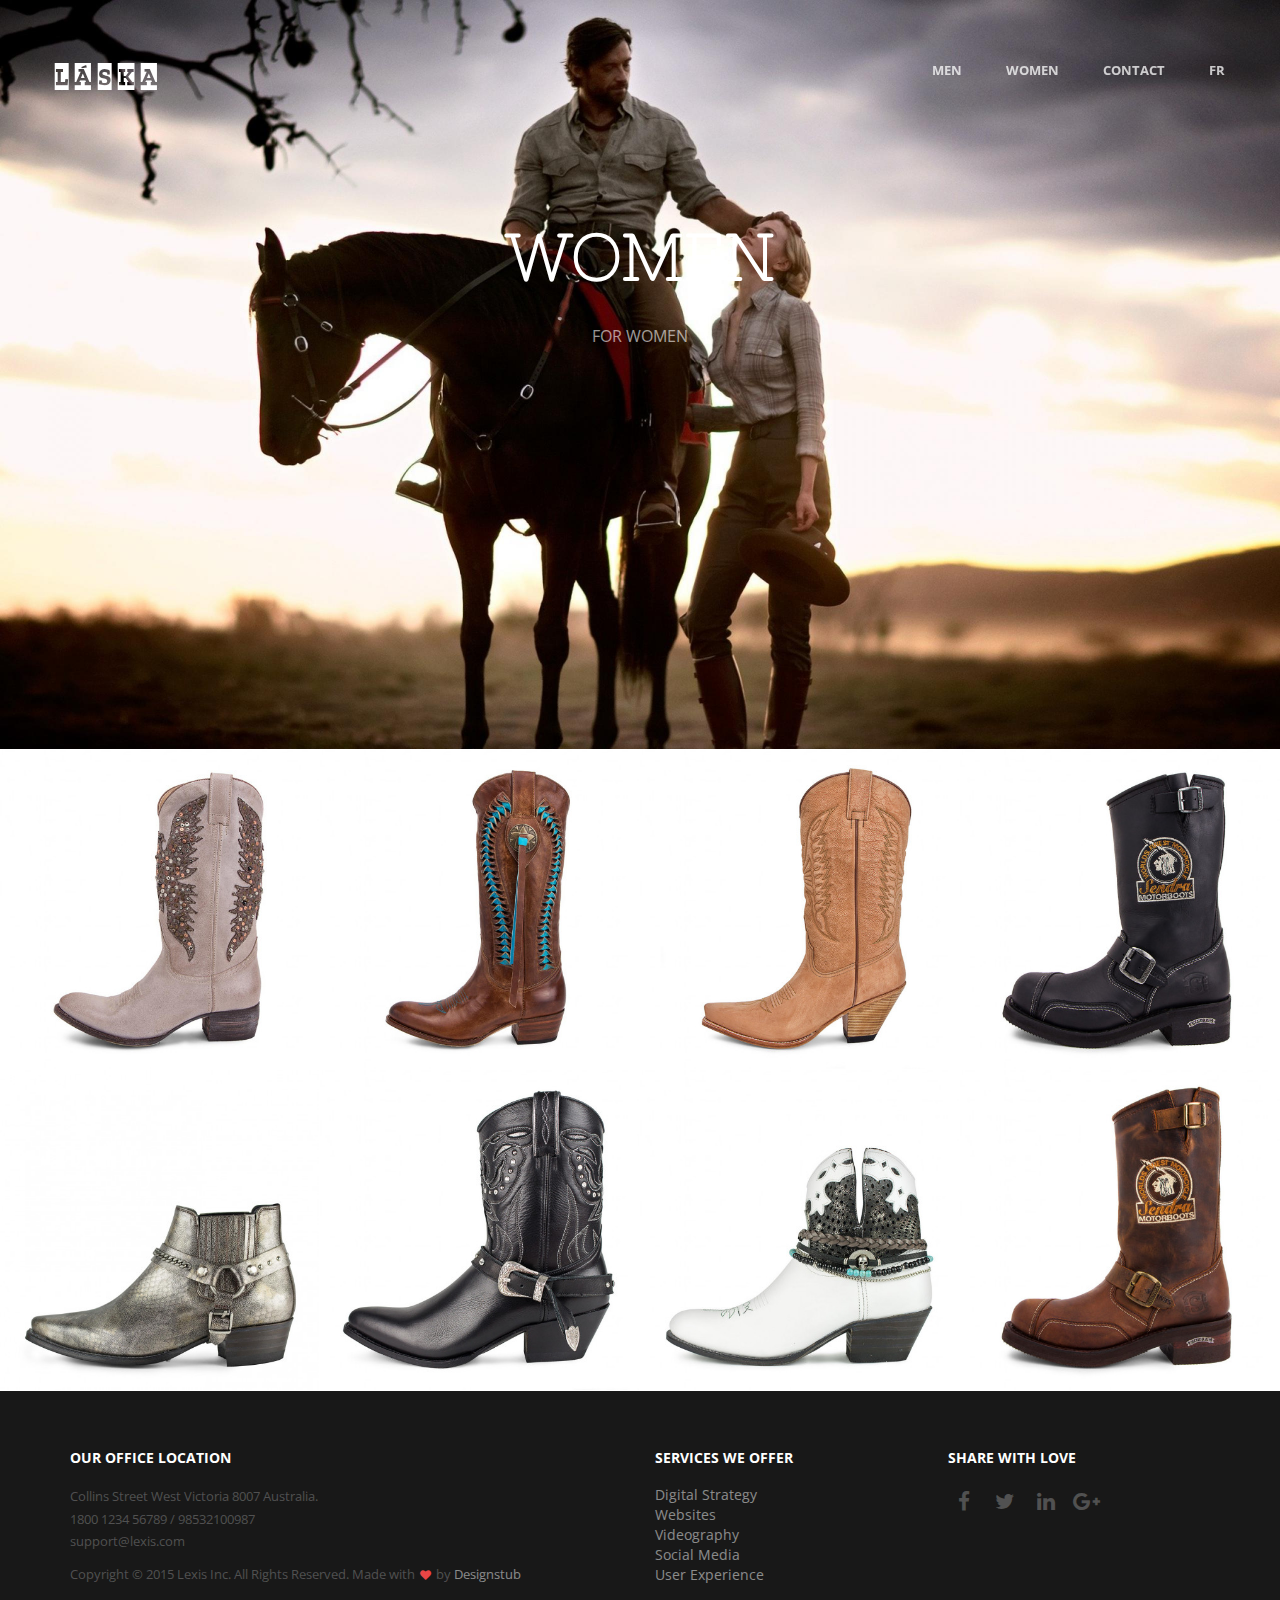
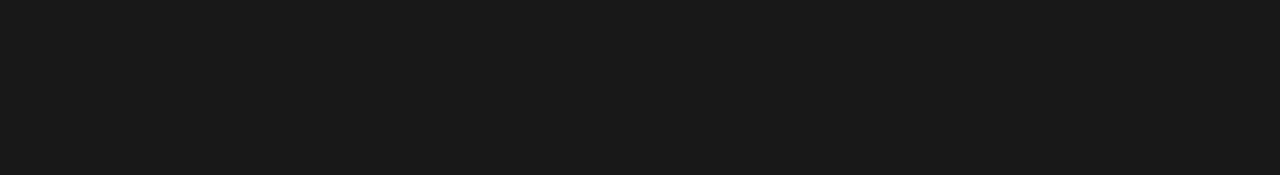
<file: women.html>
<!doctype html>
<!--[if lt IE 7]>      <html class="no-js lt-ie9 lt-ie8 lt-ie7" lang=""> <![endif]-->
<!--[if IE 7]>         <html class="no-js lt-ie9 lt-ie8" lang=""> <![endif]-->
<!--[if IE 8]>         <html class="no-js lt-ie9" lang=""> <![endif]-->
<!--[if gt IE 8]><!-->
<html class="no-js" lang="">
<!--<![endif]-->

<head>
<meta charset="utf-8">
<meta name="description" content="">
<meta name="viewport" content="width=device-width, initial-scale=1">
<title>Laska - WOMEN</title>
<link rel="stylesheet" href="css/bootstrap.min.css">
<link rel="stylesheet" href="css/flexslider.css">
<link rel="stylesheet" href="css/jquery.fancybox.css">
<link rel="stylesheet" href="css/main.css">
<link rel="stylesheet" href="css/responsive.css">
<link rel="stylesheet" href="css/font-icon.css">
<link rel="stylesheet" href="css/animate.min.css">
<link rel="stylesheet" href="https://maxcdn.bootstrapcdn.com/font-awesome/4.4.0/css/font-awesome.min.css">
<link href="https://fonts.googleapis.com/css?family=Zilla+Slab+Highlight:700" rel="stylesheet">
<link href="https://fonts.googleapis.com/css?family=Nixie+One" rel="stylesheet">

<link rel="stylesheet" href="css/animate.min.css">
<link href="https://fonts.googleapis.com/css?family=Patua+One" rel="stylesheet">
<link rel="stylesheet" href="https://maxcdn.bootstrapcdn.com/font-awesome/4.4.0/css/font-awesome.min.css">
<link href="https://fonts.googleapis.com/css?family=Zilla+Slab+Highlight:700" rel="stylesheet">

</head>

<body>
<!-- header section -->
 <section class="banner" role="banner" style="background-image: url(images/3.jpg)">
  <header id="header">
    <div class="header-content clearfix"> <a class="logo" href="index.html">LÁSKA</a>
      <nav class="navigation" role="navigation">
        <ul class="primary-nav">
          <li><a href="men.html">MEN</a></li>
          <li><a href="issou.html">WOMEN</a></li>
          <li><a href="contacten.html">CONTACT</a></li>
          <li><a href="femme.html">FR</a></li>
        </ul>
      </nav>
      <a href="#" class="nav-toggle">Menu<span></span></a> </div>
  </header>
  <!-- banner text -->
  <div class="container">
    <div class="col-md-10 col-md-offset-1">
      <div class="banner-text text-center">
        <h1>WOMEN</h1>
        <p>FOR WOMEN</p>
       <!-- banner text --> 
    </div>
  </div>
</section>

<section id="works" class="works section no-padding">
  <div class="container-fluid">
    <div class="row no-gutter">
      <div class="col-lg-3 col-md-6 col-sm-6 work"> <a href="ayaya.html" class="work-box"> <img src="images/women/1/1.jpg" alt="">
        
        <!-- overlay --> 
        </a> </div>
      <div class="col-lg-3 col-md-6 col-sm-6 work"> <a href="ayaya.html" class="work-box"> <img src="images/women/2/1.jpg" alt="">
        
        <!-- overlay --> 
        </a> </div>
      <div class="col-lg-3 col-md-6 col-sm-6 work"> <a href="ayaya.html"  class="work-box"> <img src="images/women/3/1.jpg" alt="">
        <!-- overlay --> 
        </a> </div>
      <div class="col-lg-3 col-md-6 col-sm-6 work"> <a href="images/work-4.jpg" class="work-box"> <img src="images/women/4/1.jpg" alt="">
        
        <!-- overlay --> 
        </a> </div>
      <div class="col-lg-3 col-md-6 col-sm-6 work"> <a href="ayaya.html" class="work-box"> <img src="images/women/5/1.jpg" alt="">
        
        <!-- overlay --> 
        </a> </div>
      <div class="col-lg-3 col-md-6 col-sm-6 work"> <a href="ayaya.html" class="work-box"> <img src="images/women/6/1.jpg" alt="">
        
        <!-- overlay --> 
        </a> </div>
      <div class="col-lg-3 col-md-6 col-sm-6 work"> <a href="ayaya.html"  class="work-box"> <img src="images/women/7/1.jpg" alt="">
        <!-- overlay --> 
        </a> </div>
      <div class="col-lg-3 col-md-6 col-sm-6 work"> <a href="images/work-4.jpg" class="work-box"> <img src="images/women/8/1.jpg" alt="">
        
        <!-- overlay --> 
        </a> </div>
    </div>
  </div>
</section>
<!-- work section --> 
<!-- our team section -->





<!-- Footer section -->
<footer class="footer">
  <div class="footer-top section">
    <div class="container">
      <div class="row">
        <div class="footer-col col-md-6">
          <h5>Our Office Location</h5>
          <p>Collins Street West Victoria 8007 Australia.<br>
            1800 1234 56789 / 98532100987<br>
            support@lexis.com</p>
          <p>Copyright © 2015 Lexis Inc. All Rights Reserved. Made with <i class="fa fa-heart pulse"></i> by <a href="http://www.designstub.com/">Designstub</a></p>
        </div>
        <div class="footer-col col-md-3">
          <h5>Services We Offer</h5>
          <p>
          <ul>
            <li><a href="#">Digital Strategy</a></li>
            <li><a href="#">Websites</a></li>
            <li><a href="#">Videography</a></li>
            <li><a href="#">Social Media</a></li>
            <li><a href="#">User Experience</a></li>
          </ul>
          </p>
        </div>
        <div class="footer-col col-md-3">
          <h5>Share with Love</h5>
          <ul class="footer-share">
            <li><a href="#"><i class="fa fa-facebook"></i></a></li>
            <li><a href="#"><i class="fa fa-twitter"></i></a></li>
            <li><a href="#"><i class="fa fa-linkedin"></i></a></li>
            <li><a href="#"><i class="fa fa-google-plus"></i></a></li>
          </ul>
        </div>
      </div>
    </div>
  </div>
  <!-- footer top --> 
  
</footer>
<!-- Footer section --> 
<!-- JS FILES --> 
<script src="https://ajax.googleapis.com/ajax/libs/jquery/1.11.3/jquery.min.js"></script> 
<script src="js/bootstrap.min.js"></script> 
<script src="js/jquery.flexslider-min.js"></script> 
<script src="js/jquery.fancybox.pack.js"></script> 
<script src="js/retina.min.js"></script> 
<script src="js/modernizr.js"></script> 
<script src="js/main.js"></script> 
<script type="text/javascript" src="js/jquery.contact.js"></script>
</body>
</html>
</file>
<file: css/main.css>
/* ------------------------------------------------------------------------------
	Template Name: Minifolio
	Author: Designstub
	Author URI: http://www.designstub.com
	License: GNU General Public License version 3.0
	License URI: http://www.gnu.org/licenses/gpl-3.0.html
	Version: 1.0

/* ------------------------------------------------------------------------------
	Typography
-------------------------------------------------------------------------------*/

@import url(http://fonts.googleapis.com/css?family=Open%20Sans:300,400,500,600,700);
@import url(http://fonts.googleapis.com/css?family=Merriweather:300,400,500,600,700);
p {
	font-size: 13px;
	line-height: 22.4px;
	color: #6c7279;
}
h1 {
	font-size: 65px;
	color: #2d3033;
}
h2 {
	font-size: 40px;
	color: #2d3033;
}
h3 {
	font-size: 28px;
	color: #2d3033;
	font-weight: 300;
}
h4 {
	font-size: 22px;
	color: #2d3033;
	font-weight: 400;
}
h5 {
	font-size: 14px;
	color: #2d3033;
	text-transform: uppercase;
	font-weight: 700;
}
.btn {
	background-color: #3bc492;
	color: #fff;
	font-size: 13px;
	font-weight: 600;
	border: 0;
	-moz-border-radius: 2px;
	-webkit-border-radius: 2px;
	border-radius: 2px;
	display: inline-block;
	text-transform: uppercase;
}
.btn:hover, .btn:focus {
	background-color: #3d3d3d;
	color: #fff;
}
.btn-large {
	padding: 15px 40px;
}
/* ------------------------------------------------------------------------------
	Global Styles
-------------------------------------------------------------------------------*/
a {
	color: #e84545;
}
a:hover, a:focus {
	text-decoration: none;
	-moz-transition: background-color, color, 0.3s;
	-o-transition: background-color, color, 0.3s;
	-webkit-transition: background-color, color, 0.3s;
	transition: background-color, color, 0.3s;
}
body {
	font-family: "Open Sans", Arial, sans-serif;
	font-weight: 400;
	color: #6c7279;
}
ul, ol {
	margin: 0;
	padding: 0;
}
ul li {
	list-style: none;
}
.section {
	padding: 100px 0;
}
.no-padding {
	padding: 0;
}
.no-gutter [class*=col-] {
	padding-right: 0;
	padding-left: 0;
}
.space {
	margin-top: 60px;
}
/* ------------------------------------------------------------------------------
	Header
-------------------------------------------------------------------------------*/
#header {
	position: fixed;
	width: 100%;
	z-index: 999;
}
#header .header-content {
	margin: 0 auto;
	max-width: 1170px;
	padding: 60px 0;
	width: 100%;
	-moz-transition: padding 0.3s;
	-o-transition: padding 0.3s;
	-webkit-transition: padding 0.3s;
	transition: padding 0.3s;
}
#header .logo {
	float: left;
	font-size:24px;
	font-family: 'Zilla Slab Highlight', cursive;
	font-weight:700;
	color:#fff;
	text-decoration:none;
	text-transform:uppercase;
	letter-spacing:7px;
}
#header.fixed {
	background-color: #fff;
}
#header.fixed a {
	color: #000;
}
#header.fixed .header-content {
	border-bottom: 0;
	padding: 25px 0;
}
#header.fixed .nav-toggle {
	top: 18px;
	color: #000;
}
.navigation.open {
	opacity: 0.9;
	visibility: visible;
	-moz-transition: opacity 0.5s;
	-o-transition: opacity 0.5s;
	-webkit-transition: opacity 0.5s;
	transition: opacity 0.5s;
}
.navigation {
	float: right;
}
.navigation li {
	display: inline-block;
}
.navigation a {
	color: rgba(255, 255, 255, 0.75);
	font-size: 13px;
	font-weight: 700;
	margin-left: 40px;
	text-transform: uppercase;
}
.navigation a:hover, .navigation a.active {
	color: #fff;
}
.nav-toggle {
	display: none;
	height: 44px;
	overflow: hidden;
	position: fixed;
	right: 5%;
	text-indent: 100%;
	top: 32px;
	white-space: nowrap;
	width: 44px;
	z-index: 99999;
	-moz-transition: all 0.3s;
	-o-transition: all 0.3s;
	-webkit-transition: all 0.3s;
	transition: all 0.3s;
}
.nav-toggle:before, .nav-toggle:after {
	border-radius: 50%;
	content: "";
	height: 100%;
	left: 0;
	position: absolute;
	top: 0;
	width: 100%;
	-moz-transform: translateZ(0);
	-ms-transform: translateZ(0);
	-webkit-transform: translateZ(0);
	transform: translateZ(0);
	-moz-backface-visibility: hidden;
	-webkit-backface-visibility: hidden;
	backface-visibility: hidden;
	-moz-transition-property: -moz-transform;
	-o-transition-property: -o-transform;
	-webkit-transition-property: -webkit-transform;
	transition-property: transform;
}
.nav-toggle:before {
	background-color: #e84545;
	-moz-transform: scale(1);
	-ms-transform: scale(1);
	-webkit-transform: scale(1);
	transform: scale(1);
	-moz-transition-duration: 0.3s;
	-o-transition-duration: 0.3s;
	-webkit-transition-duration: 0.3s;
	transition-duration: 0.3s;
}
.nav-toggle:after {
	background-color: #e84545;
	-moz-transform: scale(0);
	-ms-transform: scale(0);
	-webkit-transform: scale(0);
	transform: scale(0);
	-moz-transition-duration: 0s;
	-o-transition-duration: 0s;
	-webkit-transition-duration: 0s;
	transition-duration: 0s;
}
.nav-toggle span {
	background-color: #fff;
	bottom: auto;
	display: inline-block;
	height: 3px;
	left: 50%;
	position: absolute;
	right: auto;
	top: 50%;
	width: 18px;
	z-index: 10;
	-moz-transform: translateX(-50%) translateY(-50%);
	-ms-transform: translateX(-50%) translateY(-50%);
	-webkit-transform: translateX(-50%) translateY(-50%);
	transform: translateX(-50%) translateY(-50%);
}
.nav-toggle span:before, .nav-toggle span:after {
	background-color: #fff;
	content: "";
	height: 100%;
	position: absolute;
	right: 0;
	top: 0;
	width: 100%;
	-moz-transform: translateZ(0);
	-ms-transform: translateZ(0);
	-webkit-transform: translateZ(0);
	transform: translateZ(0);
	-moz-backface-visibility: hidden;
	-webkit-backface-visibility: hidden;
	backface-visibility: hidden;
	-moz-transition: -moz-transform 0.3s;
	-o-transition: -o-transform 0.3s;
	-webkit-transition: -webkit-transform 0.3s;
	transition: transform 0.3s;
}
.nav-toggle span:before {
	-moz-transform: translateY(-6px) rotate(0deg);
	-ms-transform: translateY(-6px) rotate(0deg);
	-webkit-transform: translateY(-6px) rotate(0deg);
	transform: translateY(-6px) rotate(0deg);
}
.nav-toggle span:after {
	-moz-transform: translateY(6px) rotate(0deg);
	-ms-transform: translateY(6px) rotate(0deg);
	-webkit-transform: translateY(6px) rotate(0deg);
	transform: translateY(6px) rotate(0deg);
}
.nav-toggle.close-nav:before {
	-moz-transform: scale(0);
	-ms-transform: scale(0);
	-webkit-transform: scale(0);
	transform: scale(0);
}
.nav-toggle.close-nav:after {
	-moz-transform: scale(1);
	-ms-transform: scale(1);
	-webkit-transform: scale(1);
	transform: scale(1);
}
.nav-toggle.close-nav span {
	background-color: rgba(255, 255, 255, 0);
}
.nav-toggle.close-nav span:before, .nav-toggle.close-nav span:after {
	background-color: #fff;
}
.nav-toggle.close-nav span:before {
	-moz-transform: translateY(0) rotate(45deg);
	-ms-transform: translateY(0) rotate(45deg);
	-webkit-transform: translateY(0) rotate(45deg);
	transform: translateY(0) rotate(45deg);
}
.nav-toggle.close-nav span:after {
	-moz-transform: translateY(0) rotate(-45deg);
	-ms-transform: translateY(0) rotate(-45deg);
	-webkit-transform: translateY(0) rotate(-45deg);
	transform: translateY(0) rotate(-45deg);
}
/* ------------------------------------------------------------------------------
	Banner
-------------------------------------------------------------------------------*/

.banner {
	
	background-position: center top;
	background-repeat: no-repeat;
	-moz-background-size: cover;
	-o-background-size: cover;
	-webkit-background-size: cover;
	background-size: cover;
	min-height: 750px;
}
.banner-text {
	padding-top: 22%;
}
.banner-text h1 {
	color: #fff;
	font-family: 'Nixie One', cursive;

	font-size: 65px;
	font-weight: 700;
	text-transform: uppercase;
}
.banner-text p {
	color: rgba(255, 255, 255, 0.60);
	font-size: 16px;
	font-weight: 400;
	line-height: 24px;
	margin-top: 30px;
	margin-bottom: 80px;
}
/* ==========================================================================
	$intro
========================================================================== */
.intro {
	background-color: #00aeda;
}
.intro h3 {
	color: #fff;
	margin-top: 0;
}
.intro p {
	font-family: "Merriweather", Arial, sans-serif;
	color: rgba(255, 255, 255, 0.75);
	font-weight: 400;
}
/* ------------------------------------------------------------------------------
	 Serives
-------------------------------------------------------------------------------*/
.service-section {
	padding-top: 100px;
}
.services {
	margin-bottom: 50px;
}
.services-content {
	padding: 0 15px;
	margin-top: 30px;
}
.services .icon {
	color: #00aeda;
	font-size: 50px;
	padding-left: 15px;
}
/* ------------------------------------------------------------------------------
	 Works
-------------------------------------------------------------------------------*/
.work {
	-moz-box-shadow: 0 0 0 1px #fff;
	-webkit-box-shadow: 0 0 0 1px #fff;
	box-shadow: 0 0 0 1px #fff;
	overflow: hidden;
	position: relative;
}
.work img {
	width: 100%;
	height: 100%;
}
.work .overlay {
	background: rgba(0, 174, 218, 0.9);
	height: 100%;
	left: 0;
	opacity: 0;
	position: absolute;
	top: 0;
	width: 100%;
	-moz-transition: opacity, 0.3s;
	-o-transition: opacity, 0.3s;
	-webkit-transition: opacity, 0.3s;
	transition: opacity, 0.3s;
}
.work .overlay-caption {
	position: absolute;
	text-align: center;
	top: 50%;
	width: 100%;
	-moz-transform: translateY(-50%);
	-ms-transform: translateY(-50%);
	-webkit-transform: translateY(-50%);
	transform: translateY(-50%);
}
.work h5, .work p, .work img {
	-moz-transition: all, 0.5s;
	-o-transition: all, 0.5s;
	-webkit-transition: all, 0.5s;
	transition: all, 0.5s;
}
.work h5, .work p {
	color: #fff;
	margin: 0;
	opacity: 0;
}
.work span {
	font-size: 45px;
}
.work h5 {
	margin-bottom: 5px;
	-moz-transform: translate3d(0, -200%, 0);
	-ms-transform: translate3d(0, -200%, 0);
	-webkit-transform: translate3d(0, -200%, 0);
	transform: translate3d(0, -200%, 0);
}
.work p {
	-moz-transform: translate3d(0, 200%, 0);
	-ms-transform: translate3d(0, 200%, 0);
	-webkit-transform: translate3d(0, 200%, 0);
	transform: translate3d(0, 200%, 0);
}
.work-box:hover img {
	-moz-transform: scale(1.2);
	-ms-transform: scale(1.2);
	-webkit-transform: scale(1.2);
	transform: scale(1.2);
}
.work-box:hover .overlay {
	opacity: 1;
}
.work-box:hover .overlay h5, .work-box:hover .overlay p {
	opacity: 1;
	-moz-transform: translate3d(0, 0, 0);
	-ms-transform: translate3d(0, 0, 0);
	-webkit-transform: translate3d(0, 0, 0);
	transform: translate3d(0, 0, 0);
}
/* ------------------------------------------------------------------------------
	 Teams
-------------------------------------------------------------------------------*/
.person {
	max-width: 270px;
	text-align: center;
}
.person img {
	width: 150px;
	height: 150px;
	border-radius: 50%;
	margin: auto;
}
.person-content {
	margin-top: 20px;
}
.person h4 {
	font-weight: 400;
}
.person h5 {
	color: #00aeda;
	font-size: 13px;
	font-weight: 400;
	margin-bottom: 20px;
}
.social-icons, .footer .footer-share {
	margin-top: 30px;
}
.social-icons li, .footer .footer-share li {
	display: inline-block;
	float: none;
}
.social-icons a, .footer .footer-share a {
	border: 1px solid #e8ecee;
	-moz-border-radius: 50%;
	-webkit-border-radius: 50%;
	border-radius: 50%;
	color: #c6cacc;
	display: block;
	font-size: 14px;
	height: 32px;
	line-height: 32px;
	margin-right: 5px;
	text-align: center;
	width: 32px;
}
.social-icons a:hover {
	background-color: #00aeda;
	border-color: #01a9d4;
	color: #fff;
}
/* ------------------------------------------------------------------------------
	 Testimonials
-------------------------------------------------------------------------------*/
.testimonials {
	background-color: #00aeda;
	position: relative;
	text-align: center;
}
.testimonials blockquote {
	border: 0;
	margin: 0;
	padding: 100px 15%;
}
.testimonials h1 {
	color: #fff;
	font: 23px "Merriweather";
	font-weight: 300;
}
.testimonials p {
	color: #fff;
	display: block;
	font-size: 13px;
	font-style: normal;
	letter-spacing: 2px;
	font-weight: 400;
	margin-top: 30px;
	text-transform: uppercase;
}
.flex-control-nav {
	margin-top: 2%;
	bottom: none!important;
	position: relative!important;
	right: 0;
	text-align: center;
	width: 100%!important;
	z-index: 100;
}
/* ------------------------------------------------------------------------------
	Contact form
-------------------------------------------------------------------------------*/
.conForm {
	text-align: center;
}
.conForm h5 {
	font-size: 30px;
}
.conForm p {
	text-align: center;
	margin: 7%;
}
.conForm input {
	color: #797979;
	padding: 15px 30px;
	border: none;
	margin-right: 3%;
	margin-bottom: 30px;
	outline: none;
	font-style: normal;
	border-bottom: #e0e0e0 1px solid;
	font-size: 15px;
}
.conForm input.noMarr {
	margin-right: 0px;
}
.conForm textarea {
	color: #797979;
	padding: 15px 30px;
	margin-bottom: 18px;
	outline: none;
	height: 150px;
	font-style: normal;
	resize: none;
	font-size: 15px;
	border: none;
	border-bottom: #e0e0e0 1px solid;
}
.conForm .submitBnt {
	background: #3bc492;
	color: #fff;
	margin-top: 30px;
padding:15px 30px 15px 30px;
	font-size: 13px;
	font-weight: 600;
	letter-spacing: 5px;
	border: 0;
	-moz-border-radius: 2px;
	-webkit-border-radius: 2px;
	border-radius: 2px;
	display: inline-block;
	text-transform: uppercase;
}
.conForm .submitBnt:hover {
	background: #3d3d3d;
	color: #fff;
}
#success_page{
	color: #00bdbd;
	font-weight: 500;
}
.error_message{
	color: #ff675f;
	padding-bottom: 15px;
	font-weight: 500;
}
#success_page h3{
	font-size:17px;
	color:#5ed07b;
	font-weight: 700;
}

/* ------------------------------------------------------------------------------
	 Footer
-------------------------------------------------------------------------------*/
.footer {
	text-align: left;
}
.footer-top {
	background-color: #181818;
	padding-top: 50px;
}
.footer-bottom {
	background-color: #313454;
	padding: 20px 0;
}
.footer .footer-col {
	margin-bottom: 80px;
}
.footer h5 {
	color: #fff;
}
.footer h5 {
	margin-bottom: 20px;
}
.footer p {
	color: rgba(255, 255, 255, 0.25);
}
.footer a {
	color: rgba(255, 255, 255, 0.50);
}
.footer a:hover {
	color: #e84545;
}
.footer .footer-share {
	margin-top: 0;
}
.footer .footer-share li {
	display: inline-block;
	float: none;
}
.footer .footer-share a {
	border: none;
	font-size: 21px;
	color: rgba(255, 255, 255, 0.25);
}
.footer .fa-heart {
	color: #e84545;
	font-size: 11px;
	margin: 0 2px;
}
</file>
<file: css/responsive.css>
@media screen and (max-width: 1024px) {
 #header .header-content {
 width: 90%;
 padding: 40px 0;
}
 #header.fixed a {
 color: #000;
}
 .nav-toggle {
 display: block;
}
 .navigation {
 position: fixed;
 background-color: #000;
 width: 100%;
 height: 100%;
 top: 0;
 left: 0;
 z-index: 99999;
 visibility: hidden;
 opacity: 0;
 -webkit-transition: opacity 0.5s, visibility 0s 0.5s;
 transition: opacity 0.5s, visibility 0s 0.5s;
}
 .navigation .primary-nav {
 position: relative;
 top: 45%;
 -moz-transform: translateY(-45%);
 -ms-transform: translateY(-45%);
 -webkit-transform: translateY(-45%);
 transform: translateY(-45%);
}
 .navigation li {
 display: block;
 margin-bottom: 20px;
}
 .navigation a {
 display: block;
 font-size: 25px;
 margin: 0;
 text-align: center;
}
 .person {
 margin: 0 auto 50px;
}
 .person-content {
 text-align: center;
}
 .person .social-icons li {
 display: inline-block;
 float: none;
 margin-bottom: 5px;
}
 .testimonials blockquote {
 padding: 20px 5% 0;
}
 .testimonials p {
 font-size: 12px;
}
 .flex-control-nav {
 bottom: 20px;
}
}
@media screen and (max-width: 768px) {
 .banner-text {
 padding-top: 30%;
}
 .banner-text h1 {
 font-size: 42px;
}
 .banner-text p {
 font-size: 18px;
}
 .flexslider {
 padding-bottom: 80px;
}
 .flex-control-nav {
 width: 100%;
}
 .footer .footer-col {
 margin-bottom: 50px;
}
}
@media screen and (max-width: 640px) {
 .banner-text {
 padding-top: 35%;
}
 .testimonials p {
 font-size: 12px;
}
@media screen and (max-width: 480px) {
 .banner-text {
 padding-top: 45%;
}
 .banner-text h1 {
 font-size: 32px;
}
 .testimonials p {
 font-size: 12px;
}
@media screen and (max-width: 320px) {
 .banner-text {
 padding-top: 55%;
}
 .testimonials blockquote {
 padding: 20px 5% 0;
}
 .testimonials p {
 font-size: 12px;
}
}
</file>
<file: css/font-icon.css>
/* ==========================================================================
	Font Icon (http://www.elegantthemes.com/blog/freebie-of-the-week/free-line-style-icons)
========================================================================== */
@font-face {
  font-family: "elegant-theme-line";
  src: url('../fonts/elegant-theme-line.ttf?1439850014') format('truetype'), url('../fonts/elegant-theme-line.eot?1439850014') format('embedded-opentype'), url('../fonts/elegant-theme-line.svg?1439850014') format('svg'), url('../fonts/elegant-theme-line.woff?1439850014') format('woff'); }
.icon {
  font-family: 'elegant-theme-line';
  speak: none;
  font-style: normal;
  font-weight: normal;
  font-variant: normal;
  text-transform: none;
  line-height: 1;
  /* Better Font Rendering =========== */
  -webkit-font-smoothing: antialiased;
  -moz-osx-font-smoothing: grayscale; }

.icon-mobile:before {
  content: "\e000"; }

.icon-laptop:before {
  content: "\e001"; }

.icon-desktop:before {
  content: "\e002"; }

.icon-tablet:before {
  content: "\e003"; }

.icon-phone:before {
  content: "\e004"; }

.icon-document:before {
  content: "\e005"; }

.icon-documents:before {
  content: "\e006"; }

.icon-search:before {
  content: "\e007"; }

.icon-clipboard:before {
  content: "\e008"; }

.icon-newspaper:before {
  content: "\e009"; }

.icon-notebook:before {
  content: "\e00a"; }

.icon-book-open:before {
  content: "\e00b"; }

.icon-browser:before {
  content: "\e00c"; }

.icon-calendar:before {
  content: "\e00d"; }

.icon-presentation:before {
  content: "\e00e"; }

.icon-picture:before {
  content: "\e00f"; }

.icon-pictures:before {
  content: "\e010"; }

.icon-video:before {
  content: "\e011"; }

.icon-camera:before {
  content: "\e012"; }

.icon-printer:before {
  content: "\e013"; }

.icon-toolbox:before {
  content: "\e014"; }

.icon-briefcase:before {
  content: "\e015"; }

.icon-wallet:before {
  content: "\e016"; }

.icon-gift:before {
  content: "\e017"; }

.icon-bargraph:before {
  content: "\e018"; }

.icon-grid:before {
  content: "\e019"; }

.icon-expand:before {
  content: "\e01a"; }

.icon-focus:before {
  content: "\e01b"; }

.icon-edit:before {
  content: "\e01c"; }

.icon-adjustments:before {
  content: "\e01d"; }

.icon-ribbon:before {
  content: "\e01e"; }

.icon-hourglass:before {
  content: "\e01f"; }

.icon-lock:before {
  content: "\e020"; }

.icon-megaphone:before {
  content: "\e021"; }

.icon-shield:before {
  content: "\e022"; }

.icon-trophy:before {
  content: "\e023"; }

.icon-flag:before {
  content: "\e024"; }

.icon-map:before {
  content: "\e025"; }

.icon-puzzle:before {
  content: "\e026"; }

.icon-basket:before {
  content: "\e027"; }

.icon-envelope:before {
  content: "\e028"; }

.icon-streetsign:before {
  content: "\e029"; }

.icon-telescope:before {
  content: "\e02a"; }

.icon-gears:before {
  content: "\e02b"; }

.icon-key:before {
  content: "\e02c"; }

.icon-paperclip:before {
  content: "\e02d"; }

.icon-attachment:before {
  content: "\e02e"; }

.icon-pricetags:before {
  content: "\e02f"; }

.icon-lightbulb:before {
  content: "\e030"; }

.icon-layers:before {
  content: "\e031"; }

.icon-pencil:before {
  content: "\e032"; }

.icon-tools:before {
  content: "\e033"; }

.icon-tools-2:before {
  content: "\e034"; }

.icon-scissors:before {
  content: "\e035"; }

.icon-paintbrush:before {
  content: "\e036"; }

.icon-magnifying-glass:before {
  content: "\e037"; }

.icon-circle-compass:before {
  content: "\e038"; }

.icon-linegraph:before {
  content: "\e039"; }

.icon-mic:before {
  content: "\e03a"; }

.icon-strategy:before {
  content: "\e03b"; }

.icon-beaker:before {
  content: "\e03c"; }

.icon-caution:before {
  content: "\e03d"; }

.icon-recycle:before {
  content: "\e03e"; }

.icon-anchor:before {
  content: "\e03f"; }

.icon-profile-male:before {
  content: "\e040"; }


.icon-profile-female:before {
  content: "\e041"; }

.icon-bike:before {
  content: "\e042"; }

.icon-wine:before {
  content: "\e043"; }

.icon-hotairballoon:before {
  content: "\e044"; }

.icon-globe:before {
  content: "\e045"; }

.icon-genius:before {
  content: "\e046"; }

.icon-map-pin:before {
  content: "\e047"; }

.icon-dial:before {
  content: "\e048"; }

.icon-chat:before {
  content: "\e049"; }

.icon-heart:before {
  content: "\e04a"; }

.icon-cloud:before {
  content: "\e04b"; }

.icon-upload:before {
  content: "\e04c"; }

.icon-download:before {
  content: "\e04d"; }

.icon-target:before {
  content: "\e04e"; }

.icon-hazardous:before {
  content: "\e04f"; }

.icon-piechart:before {
  content: "\e050"; }

.icon-speedometer:before {
  content: "\e051"; }

.icon-global:before {
  content: "\e052"; }

.icon-compass:before {
  content: "\e053"; }

.icon-lifesaver:before {
  content: "\e054"; }

.icon-clock:before {
  content: "\e055"; }

.icon-aperture:before {
  content: "\e056"; }

.icon-quote:before {
  content: "\e057"; }

.icon-scope:before {
  content: "\e058"; }

.icon-alarmclock:before {
  content: "\e059"; }

.icon-refresh:before {
  content: "\e05a"; }

.icon-happy:before {
  content: "\e05b"; }

.icon-sad:before {
  content: "\e05c"; }

.icon-facebook:before {
  content: "\e05d"; }

.icon-twitter:before {
  content: "\e05e"; }

.icon-googleplus:before {
  content: "\e05f"; }

.icon-rss:before {
  content: "\e060"; }

.icon-tumblr:before {
  content: "\e061"; }

.icon-linkedin:before {
  content: "\e062"; }

.icon-dribbble:before {
  content: "\e063"; }
</file>
